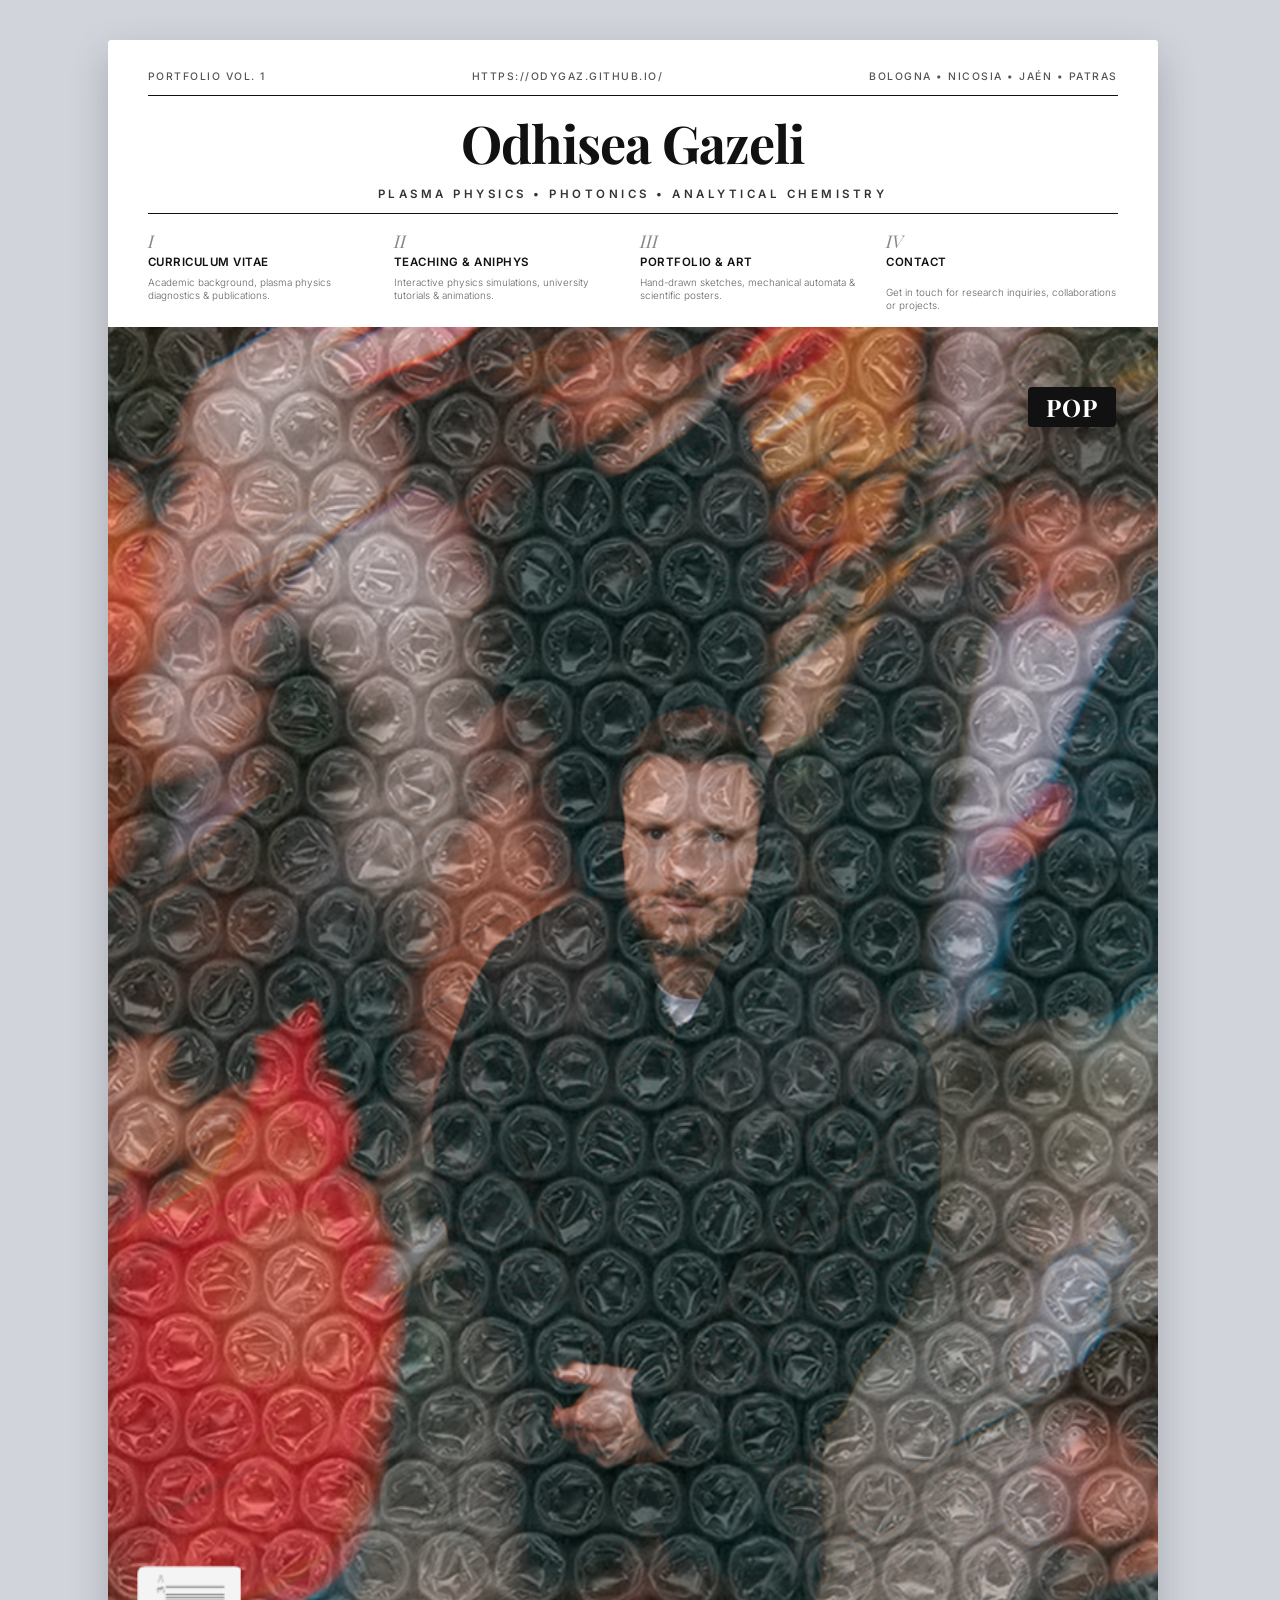
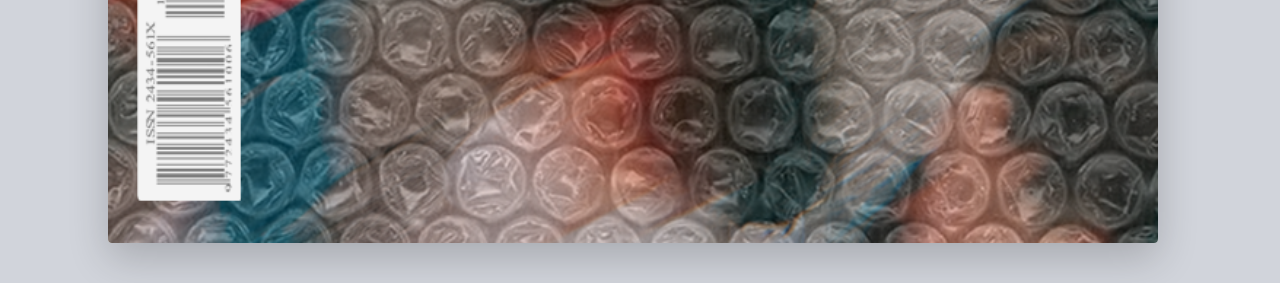
<file: index.html>
<!DOCTYPE html>
<html lang="en">
<head>
    <meta charset="UTF-8">
    <meta name="viewport" content="width=device-width, initial-scale=1.0">
    <title>Odhisea Gazeli - Plasma Physics & Creative Visuals</title>
    
    <!-- Google Fonts για το Magazine Style -->
    <link rel="preconnect" href="https://fonts.googleapis.com">
    <link rel="preconnect" href="https://fonts.gstatic.com" crossorigin>
    <link href="https://fonts.googleapis.com/css2?family=Inter:wght@300;400;500;600&family=Playfair+Display:ital,wght@0,600;0,700;1,400&display=swap" rel="stylesheet">
    
    <!-- Σύνδεση με το κεντρικό CSS (Μέσα στο assets/css/) -->
    <link rel="stylesheet" href="assets/css/style.css">
</head>
<body>

    <div class="magazine-layout">
    <div class="magazine-container">
        
        <!-- 1. ΚΕΦΑΛΙΔΑ ΠΕΡΙΟΔΙΚΟΥ (Λευκό CSS τμήμα) -->
        <header class="magazine-header">
            
            <!-- Μικρά στοιχεία αριστερά/δεξιά στην κορυφή -->
            <div class="header-meta">
                <span class="meta-left">PORTFOLIO VOL. 1</span>
                <span class="meta-center">https://odygaz.github.io/</span>
                <span class="meta-right">Bologna • Nicosia • Jaén • Patras</span>
            </div>
            
            <hr class="header-line">
            
            <!-- Κεντρικός Τίτλος (Masthead) -->
            <h1 class="magazine-title">Odhisea Gazeli</h1>
            
            <!-- Υπότιτλος (Tagline) -->
            <p class="magazine-tagline">PLASMA PHYSICS • PHOTONICS • ANALYTICAL CHEMISTRY</p>
            
            <hr class="header-line">
            
            <!-- 4-στηλο Μενού / Teasers (Πλοήγηση) -->
            <nav class="magazine-nav">
                <a href="pages/cv.html" class="nav-column">
                    <span class="column-num">I</span>
                    <h2 class="column-title">CURRICULUM VITAE</h2>
                    <p class="column-desc">Academic background, plasma physics diagnostics & publications.</p>
                </a>
                <a href="pages/teaching.html" class="nav-column">
                    <span class="column-num">II</span>
                    <h2 class="column-title">TEACHING & ANIPHYS</h2>
                    <p class="column-desc">Interactive physics simulations, university tutorials & animations.</p>
                </a>
                <a href="pages/portfolio.html" class="nav-column">
                    <span class="column-num">III</span>
                    <h2 class="column-title">PORTFOLIO & ART</h2>
                    <p class="column-desc">Hand-drawn sketches, mechanical automata & scientific posters.</p>
                </a>
                
                <!-- Η 4η στήλη μετατράπηκε σε div για να φιλοξενήσει πολλαπλά links με ασφάλεια -->
                <div class="nav-column contact-column">
                    <span class="column-num">IV</span>
                    <h2 class="column-title">CONTACT</h2>
                    
                    <!-- Wrapper που επιτρέπει την τέλεια επικάλυψη των δύο στοιχείων -->
                    <div class="contact-content-wrapper">
                        <!-- 1. Το αρχικό κείμενο περιγραφής (εξαφανίζεται στο hover) -->
                        <p class="column-desc contact-default-text">
                            Get in touch for research inquiries, collaborations or projects.
                        </p>
                        
                        <!-- 2. Η λίστα με τα 5 social links σου (εμφανίζεται στο hover) -->
                        <div class="contact-hover-links">
                            <a href="https://www.linkedin.com/in/odhisea-gazeli/" target="_blank" class="sub-link">LinkedIn ↗</a>
                            <a href="https://orcid.org/0000-0003-0352-3213" target="_blank" class="sub-link">ORCID ↗</a>
                            <a href="https://www.youtube.com/@odhiseagazeli" target="_blank" class="sub-link">YouTube ↗</a>
                            <a href="mailto:gazelisodysseas@gmail.com" class="sub-link">Email ✉</a>
                            <a href="https://github.com/OdyGaz" target="_blank" class="sub-link">GitHub ↗</a>
                        </div>
                    </div>
                </div>
            </nav>
            
        </header>

        <!-- 2. ΚΥΡΙΩΣ ΕΙΚΟΝΑ (Hero Image με Ελεύθερες Στρογγυλές Φυσαλίδες) -->
        <main class="magazine-hero">
            <!-- Η A4 εικόνα σου -->
            <img src="assets/images/homepage-cover.png" alt="Odhisea Gazeli Cover Visual" class="hero-img">
            
            <!-- Κουμπί POP (Πάνω Δεξιά) -->
            <div class="pop-button-wrapper" id="pop-trigger" title="Click to reveal target bubble">
                <span class="pop-text-fallback">POP</span>
            </div>
			
			<!-- 1η Φυσαλίδα: Publications (Κίτρινη) -->
			  <a href="pages/publications.html" class="interactive-target-bubble publications-bubble" id="target-bubble">
				<span class="bubble-text">Go to Publications ↗</span>
			  </a>
			  
			  <!-- 2η Φυσαλίδα: CV / Bio (Γαλάζια) -->
			  <a href="pages/cv.html" class="interactive-target-bubble cv-bubble" id="cv-target-bubble">
				<span class="bubble-text">Go to CV / Bio ↗</span>
			  </a>

			  <!-- 3η Φυσαλίδα: Teaching &amp; AniPhys (Πράσινη - ΝΕΑ) -->
			  <a href="pages/teaching.html" class="interactive-target-bubble teaching-bubble" id="teaching-target-bubble">
				<span class="bubble-text">Go to Teaching &amp; AniPhys ↗</span>
			  </a>

			  <!-- 4η Φυσαλίδα: Portfolio &amp; Art (Πορτοκαλί - ΝΕΑ) -->
			  <a href="pages/portfolio.html" class="interactive-target-bubble portfolio-bubble" id="portfolio-target-bubble">
				<span class="bubble-text">Go to Portfolio &amp; Art ↗</span>
			  </a>

            <!-- Αόρατο clickable κουτί πάνω από το Barcode (κάτω αριστερά) -->
            <a href="pages/cv.html" class="barcode-hitbox" title="Go to CV"></a>
        </main>

    </div>
</div>

    <!-- Σύνδεση με το κεντρικό JavaScript (main.js) -->
    <script src="assets/js/main.js"></script>

</body>
</html>
</file>
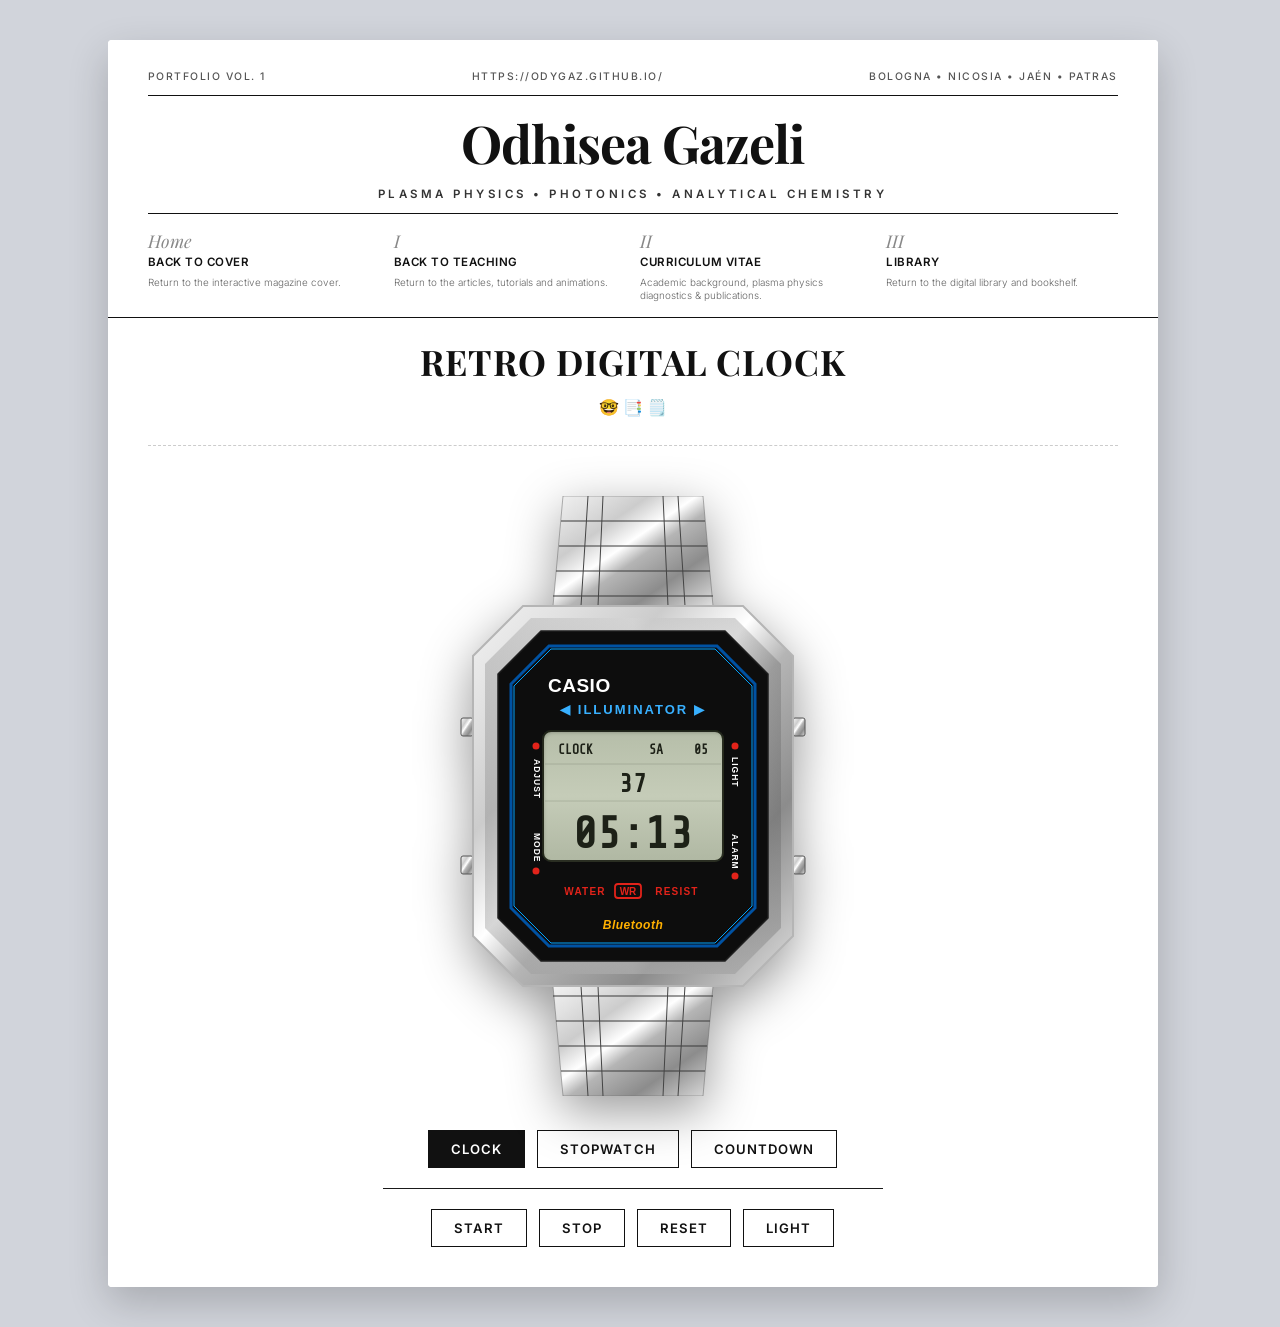
<file: pages/clock.html>
<!DOCTYPE html>
<html lang="en">
<head>
  <meta charset="UTF-8">
  <meta name="viewport" content="width=device-width, initial-scale=1.0">
  <title>Casio Retro Clock - Odhisea Gazeli</title>
  
  <!-- Google Fonts -->
  <link rel="preconnect" href="https://fonts.googleapis.com">
  <link rel="preconnect" href="https://fonts.gstatic.com" crossorigin>
  <link href="https://fonts.googleapis.com/css2?family=Inter:wght@300;400;500;600&family=Playfair+Display:ital,wght@0,600;0,700;1,400&family=Share+Tech+Mono&display=swap" rel="stylesheet">
  
  <!-- Stylesheet -->
  <link rel="stylesheet" href="../assets/css/style.css">
</head>
<body>

  <div class="magazine-layout">
    <div class="magazine-container">
      
      <!-- ΚΟΙΝΗ ΚΕΦΑΛΙΔΑ (Masthead) -->
      <header class="magazine-header">
        <div class="header-meta">
          <span class="meta-left">PORTFOLIO VOL. 1</span>
          <span class="meta-center">https://odygaz.github.io/</span>
          <span class="meta-right">Bologna • Nicosia • Jaén • Patras</span>
        </div>
        <hr class="header-line">
        <h1 class="magazine-title">Odhisea Gazeli</h1>
        <p class="magazine-tagline">PLASMA PHYSICS • PHOTONICS • ANALYTICAL CHEMISTRY</p>
        <hr class="header-line">
        
        <!-- Μενού Πλοήγησης (Κρατάμε ΑΥΣΤΗΡΑ τις 4 στήλες) -->
        <nav class="magazine-nav">
          <a href="../index.html" class="nav-column">
            <span class="column-num">Home</span>
            <h2 class="column-title">BACK TO COVER</h2>
            <p class="column-desc">Return to the interactive magazine cover.</p>
          </a>
          <a href="teaching.html" class="nav-column">
            <span class="column-num">I</span>
            <h2 class="column-title">BACK TO TEACHING</h2>
            <p class="column-desc">Return to the articles, tutorials and animations.</p>
          </a>
          <a href="cv.html" class="nav-column">
            <span class="column-num">II</span>
            <h2 class="column-title">CURRICULUM VITAE</h2>
            <p class="column-desc">Academic background, plasma physics diagnostics &amp; publications.</p>
          </a>
          <a href="library.html" class="nav-column">
            <span class="column-num">III</span>
            <h2 class="column-title">LIBRARY</h2>
            <p class="column-desc">Return to the digital library and bookshelf.</p>
          </a>
        </nav>
      </header>

      <!-- ΠΕΡΙΕΧΟΜΕΝΟ ΡΟΛΟΓΙΟΥ -->
      <main class="library-page-content">
        <div class="library-intro">
          <h2 class="library-main-title">RETRO DIGITAL CLOCK</h2>
          <p class="library-main-subtitle">🤓 📑 🗒️</p>
        </div>

        <!-- Κεντρικός χώρος εργασίας (Watch & Controls) -->
        <div class="clock-workspace">
          
          <!-- Το SVG Καντράν της Casio -->
          <div class="watch-container">
            <svg id="casio-svg" viewBox="0 0 500 600" xmlns="http://www.w3.org/2000/svg">
              <defs>
                <linearGradient id="chrome-grad" x1="0%" y1="0%" x2="100%" y2="100%">
                  <stop offset="0%" stop-color="#f2f2f2" />
                  <stop offset="15%" stop-color="#e1e1e1" />
                  <stop offset="30%" stop-color="#cccccc" />
                  <stop offset="45%" stop-color="#ffffff" />
                  <stop offset="55%" stop-color="#b5b5b5" />
                  <stop offset="75%" stop-color="#8c8c8c" />
                  <stop offset="100%" stop-color="#dfdfdf" />
                </linearGradient>

                <!-- Το φόντο της LCD οθόνης με δυνατότητα φωτισμού -->
                <linearGradient id="lcd-grad" x1="0%" y1="0%" x2="0%" y2="100%">
                  <stop offset="0%" stop-color="#b6bea9" id="lcd-stop-1" />
                  <stop offset="50%" stop-color="#c5ccb8" id="lcd-stop-2" />
                  <stop offset="100%" stop-color="#b0b8a3" id="lcd-stop-3" />
                </linearGradient>

                <linearGradient id="bezel-shading" x1="0%" y1="0%" x2="100%" y2="0%">
                  <stop offset="0%" stop-color="#737373" />
                  <stop offset="50%" stop-color="#d9d9d9" />
                  <stop offset="100%" stop-color="#595959" />
                </linearGradient>
                
                <filter id="inner-shadow">
                  <feOffset dx="1" dy="2"/>
                  <feGaussianBlur stdDeviation="2" result="offset-blur"/>
                  <feComposite operator="out" in="SourceGraphic" in2="offset-blur" result="inverse"/>
                  <feFlood flood-color="black" flood-opacity="0.6" result="color"/>
                  <feComposite operator="in" in="color" in2="inverse" result="shadow"/>
                  <feComposite operator="over" in="shadow" in2="SourceGraphic"/>
                </filter>
              </defs>

              <!-- === ΜΠΡΑΣΕΛΕ === -->
              <g id="bracelet-top">
                <polygon points="180,0 320,0 330,110 170,110" fill="url(#chrome-grad)" stroke="#666" stroke-width="0.5" />
                <line x1="178" y1="25" x2="322" y2="25" stroke="#3a3a3a" stroke-width="1.2" />
                <line x1="176" y1="50" x2="324" y2="50" stroke="#3a3a3a" stroke-width="1.2" />
                <line x1="173" y1="75" x2="327" y2="75" stroke="#3a3a3a" stroke-width="1.2" />
                <line x1="170" y1="100" x2="330" y2="100" stroke="#3a3a3a" stroke-width="1.2" />
                <line x1="205" y1="0" x2="198" y2="110" stroke="#444" stroke-width="1" />
                <line x1="220" y1="0" x2="215" y2="110" stroke="#444" stroke-width="1" />
                <line x1="280" y1="0" x2="285" y2="110" stroke="#444" stroke-width="1" />
                <line x1="295" y1="0" x2="302" y2="110" stroke="#444" stroke-width="1" />
              </g>

              <g id="bracelet-bottom">
                <polygon points="170,490 330,490 320,600 180,600" fill="url(#chrome-grad)" stroke="#666" stroke-width="0.5" />
                <line x1="170" y1="500" x2="330" y2="500" stroke="#3a3a3a" stroke-width="1.2" />
                <line x1="173" y1="525" x2="327" y2="525" stroke="#3a3a3a" stroke-width="1.2" />
                <line x1="176" y1="550" x2="324" y2="550" stroke="#3a3a3a" stroke-width="1.2" />
                <line x1="178" y1="575" x2="322" y2="575" stroke="#3a3a3a" stroke-width="1.2" />
                <line x1="198" y1="490" x2="205" y2="600" stroke="#444" stroke-width="1" />
                <line x1="215" y1="490" x2="220" y2="600" stroke="#444" stroke-width="1" />
                <line x1="285" y1="490" x2="280" y2="600" stroke="#444" stroke-width="1" />
                <line x1="302" y1="490" x2="295" y2="600" stroke="#444" stroke-width="1" />
              </g>

              <!-- === ΠΛΑΪΝΑ ΚΟΥΜΠΙΑ === -->
              <g id="buttons">
                <rect x="78" y="222" width="12" height="18" rx="2" fill="url(#chrome-grad)" stroke="#555" stroke-width="1" />
                <rect x="78" y="360" width="12" height="18" rx="2" fill="url(#chrome-grad)" stroke="#555" stroke-width="1" />
                <rect x="410" y="222" width="12" height="18" rx="2" fill="url(#chrome-grad)" stroke="#555" stroke-width="1" />
                <rect x="410" y="360" width="12" height="18" rx="2" fill="url(#chrome-grad)" stroke="#555" stroke-width="1" />
              </g>

              <!-- === ΕΞΩΤΕΡΙΚΗ ΚΑΣΑ === -->
              <path d="M 140,110 L 360,110 L 410,160 L 410,440 L 360,490 L 140,490 L 90,440 L 90,160 Z" 
                    fill="url(#chrome-grad)" stroke="#b5b5b5" stroke-width="2" />
              <path d="M 148,122 L 352,122 L 398,168 L 398,432 L 352,478 L 148,478 L 102,432 L 102,168 Z" 
                    fill="url(#bezel-shading)" opacity="0.3" />

              <!-- === ΜΑΥΡΟ ΚΑΝΤΡΑΝ === -->
              <path d="M 158,135 L 342,135 L 385,178 L 385,422 L 342,465 L 158,465 L 115,422 L 115,178 Z" 
                    fill="#0d0d0d" stroke="#1f1f1f" stroke-width="1.5" />

              <!-- === ΜΠΛΕ ΔΙΑΚΟΣΜΗΤΙΚΗ ΓΡΑΜΜΗ === -->
              <path d="M 166,150 L 334,150 L 372,188 L 372,412 L 334,450 L 166,450 L 128,412 L 128,188 Z" 
                    fill="none" stroke="#0052a3" stroke-width="3" />
              <path d="M 168,153 L 332,153 L 369,190 L 369,410 L 332,447 L 168,447 L 131,410 L 131,190 Z" 
                    fill="none" stroke="#00a2ff" stroke-width="1" />

              <!-- === ΚΕΙΜΕΝΑ ΚΑΝΤΡΑΝ === -->
              <text x="165" y="196" fill="#ffffff" font-size="19" font-family="'Helvetica Neue', Helvetica, Arial, sans-serif" font-weight="900" letter-spacing="0.5">CASIO</text>
              <text x="250" y="218" fill="#38b0ff" font-size="13" font-family="'Arial Black', Gadget, sans-serif" font-weight="900" letter-spacing="2" text-anchor="middle">◀ ILLUMINATOR ▶</text>

              <!-- === ΟΘΟΝΗ LCD === -->
              <g id="lcd-screen">
                <rect x="160" y="235" width="180" height="130" rx="8" ry="8" 
                      fill="url(#lcd-grad)" stroke="#2b3022" stroke-width="2" filter="url(#inner-shadow)" id="lcd-backlight-target" />
                
                <line x1="162" y1="268" x2="338" y2="268" stroke="#484f3d" stroke-width="0.8" opacity="0.25" />
                <line x1="162" y1="305" x2="338" y2="305" stroke="#484f3d" stroke-width="0.8" opacity="0.25" />

                <!-- Ψηφιακά Στοιχεία LCD (Μέσα στα όρια της οθονης) -->
                <g font-family="'Share Tech Mono', monospace" fill="#1d2117" font-weight="bold">
                  <!-- Ζώνη 1: Mode, Ημέρα & Ημερομηνία -->
                  <text id="lcd-mode-txt" x="175" y="258" font-size="13" text-anchor="start">CLOCK</text>
                  <text id="lcd-day-txt" x="280" y="258" font-size="13" text-anchor="end">FR</text>
                  <text id="lcd-date-txt" x="325" y="258" font-size="13" text-anchor="end">19</text>

                  <!-- Ζώνη 2: Δευτερόλεπτα (Μόνο δευτερόλεπτα) -->
                  <text id="lcd-sec-txt" x="250" y="296" font-size="25" text-anchor="middle">30</text>

                  <!-- Ζώνη 3: Κύρια Ώρα (ΩΩ:ΛΛ) -->
                  <text id="lcd-main-txt" x="250" y="352" font-size="44" text-anchor="middle">19:30</text>
                </g>
              </g>

              <!-- === ΠΛΑΪΝΕΣ ΕΝΔΕΙΞΕΙΣ === -->
              <circle cx="153" cy="250" r="3.5" fill="#e2231a" />
              <circle cx="153" cy="375" r="3.5" fill="#e2231a" />
              <circle cx="352" cy="250" r="3.5" fill="#e2231a" />
              <circle cx="352" cy="380" r="3.5" fill="#e2231a" />

              <text x="151" y="263" fill="#ffffff" font-size="8.5" font-family="Arial, sans-serif" font-weight="bold" letter-spacing="1" transform="rotate(90 151 263)">ADJUST</text>
              <text x="151" y="337" fill="#ffffff" font-size="8.5" font-family="Arial, sans-serif" font-weight="bold" letter-spacing="1" transform="rotate(90 151 337)">MODE</text>
              <text x="349" y="261" fill="#ffffff" font-size="8.5" font-family="Arial, sans-serif" font-weight="bold" letter-spacing="1" transform="rotate(90 349 261)">LIGHT</text>
              <text x="349" y="338" fill="#ffffff" font-size="8.5" font-family="Arial, sans-serif" font-weight="bold" letter-spacing="1" transform="rotate(90 349 338)">ALARM</text>

              <!-- === WATER WR RESIST === -->
              <g id="water-resist" transform="translate(250, 395)" text-anchor="middle">
                <text x="-48" y="4" fill="#e2231a" font-size="10" font-family="Arial, sans-serif" font-weight="900" letter-spacing="1.2">WATER</text>
                <rect x="-18" y="-7" width="26" height="14" rx="3" fill="none" stroke="#e2231a" stroke-width="1.8" />
                <text x="-5" y="4" fill="#e2231a" font-size="10" font-family="Arial, sans-serif" font-weight="900">WR</text>
                <text x="44" y="4" fill="#e2231a" font-size="10" font-family="Arial, sans-serif" font-weight="900" letter-spacing="1.2">RESIST</text>
              </g>

              <!-- === BLUETOOTH === -->
              <text x="250" y="433" fill="#ffb000" font-size="12" font-family="'Helvetica Neue', Helvetica, Arial, sans-serif" font-weight="bold" font-style="italic" letter-spacing="0.5" text-anchor="middle">Bluetooth</text>
            </svg>
          </div>

          <!-- Πάνελ Ελέγχου Ρολογιού & Λειτουργιών (Κουμπιά) -->
          <div class="watch-controls">
            
            <!-- Επιλογή Λειτουργίας -->
            <div class="control-group">
              <button id="btn-mode-clock" class="explore-btn active">CLOCK</button>
              <button id="btn-mode-stopwatch" class="explore-btn">STOPWATCH</button>
              <button id="btn-mode-countdown" class="explore-btn">COUNTDOWN</button>
            </div>

            <!-- Κουμπιά Ενεργειών (Start, Stop, κλπ.) -->
            <div class="control-group action-group">
              <button id="btn-start" class="explore-btn">START</button>
              <button id="btn-stop" class="explore-btn">STOP</button>
              <button id="btn-reset" class="explore-btn">RESET</button>
              <button id="btn-light" class="explore-btn">LIGHT</button>
            </div>

            <!-- Ρυθμίσεις Αντίστροφης Μέτρησης (Εμφανίζονται μόνο στο Countdown Mode) -->
            <div id="countdown-settings" class="control-group settings-group" style="display: none;">
              <label for="input-minutes">SET MINUTES:</label>
              <input type="number" id="input-minutes" min="1" max="99" value="5">
              <button id="btn-set-countdown" class="explore-btn">SET</button>
            </div>

          </div>
          
        </div>
      </main>

    </div>
  </div>

  <!-- Εσωτερικό JavaScript για την πλήρη λειτουργία του Ρολογιού -->
  <script>
    document.addEventListener("DOMContentLoaded", function() {
      // LCD Elements
      const modeTxt = document.getElementById("lcd-mode-txt");
      const dayTxt = document.getElementById("lcd-day-txt");
      const dateTxt = document.getElementById("lcd-date-txt");
      const secTxt = document.getElementById("lcd-sec-txt");
      const mainTxt = document.getElementById("lcd-main-txt");
      const backlightScreen = document.getElementById("lcd-backlight-target");

      // Buttons
      const btnClock = document.getElementById("btn-mode-clock");
      const btnStopwatch = document.getElementById("btn-mode-stopwatch");
      const btnCountdown = document.getElementById("btn-mode-countdown");
      const btnStart = document.getElementById("btn-start");
      const btnStop = document.getElementById("btn-stop");
      const btnReset = document.getElementById("btn-reset");
      const btnLight = document.getElementById("btn-light");
      const countdownSettings = document.getElementById("countdown-settings");
      const inputMinutes = document.getElementById("input-minutes");
      const btnSetCountdown = document.getElementById("btn-set-countdown");

      // App State
      let currentMode = "CLOCK"; // CLOCK, STOPWATCH, COUNTDOWN
      let clockInterval = null;

      // Stopwatch variables
      let swInterval = null;
      let swStartTime = 0;
      let swElapsedTime = 0;
      let swRunning = false;

      // Countdown variables
      let cdInterval = null;
      let cdTimeRemaining = 300000; // 5 mins in ms
      let cdRunning = false;
      let alarmActive = false;
      let alarmBlinkInterval = null;

      // Web Audio API για το Alarm Beep (Χωρίς εξωτερικά αρχεία)
      let audioCtx = null;
      function playAlarmBeep() {
        if (!audioCtx) {
          audioCtx = new (window.AudioContext || window.webkitAudioContext)();
        }
        if (audioCtx.state === 'suspended') {
          audioCtx.resume();
        }
        const osc = audioCtx.createOscillator();
        const gain = audioCtx.createGain();
        osc.connect(gain);
        gain.connect(audioCtx.destination);
        osc.type = 'sine';
        osc.frequency.setValueAtTime(2048, audioCtx.currentTime); 
        gain.gain.setValueAtTime(0.12, audioCtx.currentTime);
        osc.start();
        osc.stop(audioCtx.currentTime + 0.15);
      }

      // 1. ΡΟΛΟΪ (CLOCK MODE)
      function updateClock() {
        if (currentMode !== "CLOCK") return;
        
        const now = new Date();
        const days = ["SU", "MO", "TU", "WE", "TH", "FR", "SA"];
        
        const day = days[now.getDay()];
        const date = String(now.getDate()).padStart(2, '0');
        const hh = String(now.getHours()).padStart(2, '0');
        const mm = String(now.getMinutes()).padStart(2, '0');
        const ss = String(now.getSeconds()).padStart(2, '0');

        modeTxt.textContent = "CLOCK";
        dayTxt.textContent = day;
        dateTxt.textContent = date;
        secTxt.textContent = ss;
        mainTxt.textContent = `${hh}:${mm}`;
      }

      function startClock() {
        stopAllIntervals();
        currentMode = "CLOCK";
        countdownSettings.style.display = "none";
        
        btnClock.classList.add("active");
        btnStopwatch.classList.remove("active");
        btnCountdown.classList.remove("active");

        updateClock();
        clockInterval = setInterval(updateClock, 1000);
      }

      // 2. ΧΡΟΝΟΜΕΤΡΟ (STOPWATCH MODE)
      function updateStopwatchDisplay() {
        const totalMs = swElapsedTime;
        const mins = Math.floor(totalMs / 60000);
        const secs = Math.floor((totalMs % 60000) / 1000);
        const centis = Math.floor((totalMs % 1000) / 10); // 0-99 centiseconds

        modeTxt.textContent = "ST.W";
        dayTxt.textContent = "SW";
        dateTxt.textContent = "00";
        secTxt.textContent = String(centis).padStart(2, '0');
        mainTxt.textContent = `${String(mins).padStart(2, '0')}:${String(secs).padStart(2, '0')}`;
      }

      // 3. ΑΝΤΙΣΤΡΟΦΗ ΜΕΤΡΗΣΗ (COUNTDOWN MODE)
      function updateCountdownDisplay() {
        const totalMs = cdTimeRemaining;
        const mins = Math.floor(totalMs / 60000);
        const secs = Math.floor((totalMs % 60000) / 1000);

        modeTxt.textContent = "TMR";
        dayTxt.textContent = "TR";
        dateTxt.textContent = "00";
        secTxt.textContent = String(secs).padStart(2, '0');
        mainTxt.textContent = `${String(mins).padStart(2, '0')}:00`; // Standard Casio display style
      }

      function triggerAlarm() {
        alarmActive = true;
        let blink = false;
        
        // Blink οπίσθιου φωτισμού και ηχητικό σήμα (Alarm)
        alarmBlinkInterval = setInterval(() => {
          blink = !blink;
          backlightScreen.style.fill = blink ? "#38b0ff" : "url(#lcd-grad)";
          if (blink) {
            playAlarmBeep();
          }
        }, 300);

        // Αυτόματη απενεργοποίηση alarm μετά από 10 δευτερόλεπτα
        setTimeout(stopAlarm, 10000);
      }

      function stopAlarm() {
        if (!alarmActive) return;
        alarmActive = false;
        clearInterval(alarmBlinkInterval);
        backlightScreen.style.fill = "url(#lcd-grad)";
      }

      // ΓΕΝΙΚΟΙ ΕΛΕΓΧΟΙ (START / STOP / RESET / LIGHT)
      function stopAllIntervals() {
        clearInterval(clockInterval);
        clearInterval(swInterval);
        clearInterval(cdInterval);
        stopAlarm();
      }

      btnClock.addEventListener("click", startClock);

      btnStopwatch.addEventListener("click", () => {
        stopAllIntervals();
        currentMode = "STOPWATCH";
        countdownSettings.style.display = "none";

        btnClock.classList.remove("active");
        btnStopwatch.classList.add("active");
        btnCountdown.classList.remove("active");

        updateStopwatchDisplay();
      });

      btnCountdown.addEventListener("click", () => {
        stopAllIntervals();
        currentMode = "COUNTDOWN";
        countdownSettings.style.display = "flex";

        btnClock.classList.remove("active");
        btnStopwatch.classList.remove("active");
        btnCountdown.classList.add("active");

        updateCountdownDisplay();
      });

      btnStart.addEventListener("click", () => {
        stopAlarm();
        if (currentMode === "STOPWATCH" && !swRunning) {
          swRunning = true;
          swStartTime = Date.now() - swElapsedTime;
          swInterval = setInterval(() => {
            swElapsedTime = Date.now() - swStartTime;
            updateStopwatchDisplay();
          }, 10);
        } else if (currentMode === "COUNTDOWN" && !cdRunning && cdTimeRemaining > 0) {
          cdRunning = true;
          const cdStartTime = Date.now();
          const initialTime = cdTimeRemaining;
          cdInterval = setInterval(() => {
            const elapsed = Date.now() - cdStartTime;
            cdTimeRemaining = Math.max(0, initialTime - elapsed);
            updateCountdownDisplay();

            if (cdTimeRemaining <= 0) {
              clearInterval(cdInterval);
              cdRunning = false;
              triggerAlarm();
            }
          }, 100);
        }
      });

      btnStop.addEventListener("click", () => {
        stopAlarm();
        if (currentMode === "STOPWATCH" && swRunning) {
          swRunning = false;
          clearInterval(swInterval);
        } else if (currentMode === "COUNTDOWN" && cdRunning) {
          cdRunning = false;
          clearInterval(cdInterval);
        }
      });

      btnReset.addEventListener("click", () => {
        stopAlarm();
        if (currentMode === "STOPWATCH") {
          swRunning = false;
          clearInterval(swInterval);
          swElapsedTime = 0;
          updateStopwatchDisplay();
        } else if (currentMode === "COUNTDOWN") {
          cdRunning = false;
          clearInterval(cdInterval);
          cdTimeRemaining = parseInt(inputMinutes.value, 10) * 60000 || 300000;
          updateCountdownDisplay();
        }
      });

      btnSetCountdown.addEventListener("click", () => {
        stopAlarm();
        cdRunning = false;
        clearInterval(cdInterval);
        const mins = Math.max(1, Math.min(99, parseInt(inputMinutes.value, 10)));
        inputMinutes.value = mins;
        cdTimeRemaining = mins * 60000;
        updateCountdownDisplay();
      });

      // BACKLIGHT (Κουμπί LIGHT)
      let lightTimeout = null;
      btnLight.addEventListener("click", () => {
        clearTimeout(lightTimeout);
        // Φωτισμός οθόνης με γαλάζιο χρώμα (Illuminator style)
        backlightScreen.style.fill = "#38b0ff";
        
        lightTimeout = setTimeout(() => {
          backlightScreen.style.fill = "url(#lcd-grad)";
        }, 3000); // Κρατάει αναμμένο για 3 δευτερόλεπτα
      });

      // Εκκίνηση της σελίδας σε Clock Mode
      startClock();
    });
  </script>
</body>
</html>
</file>
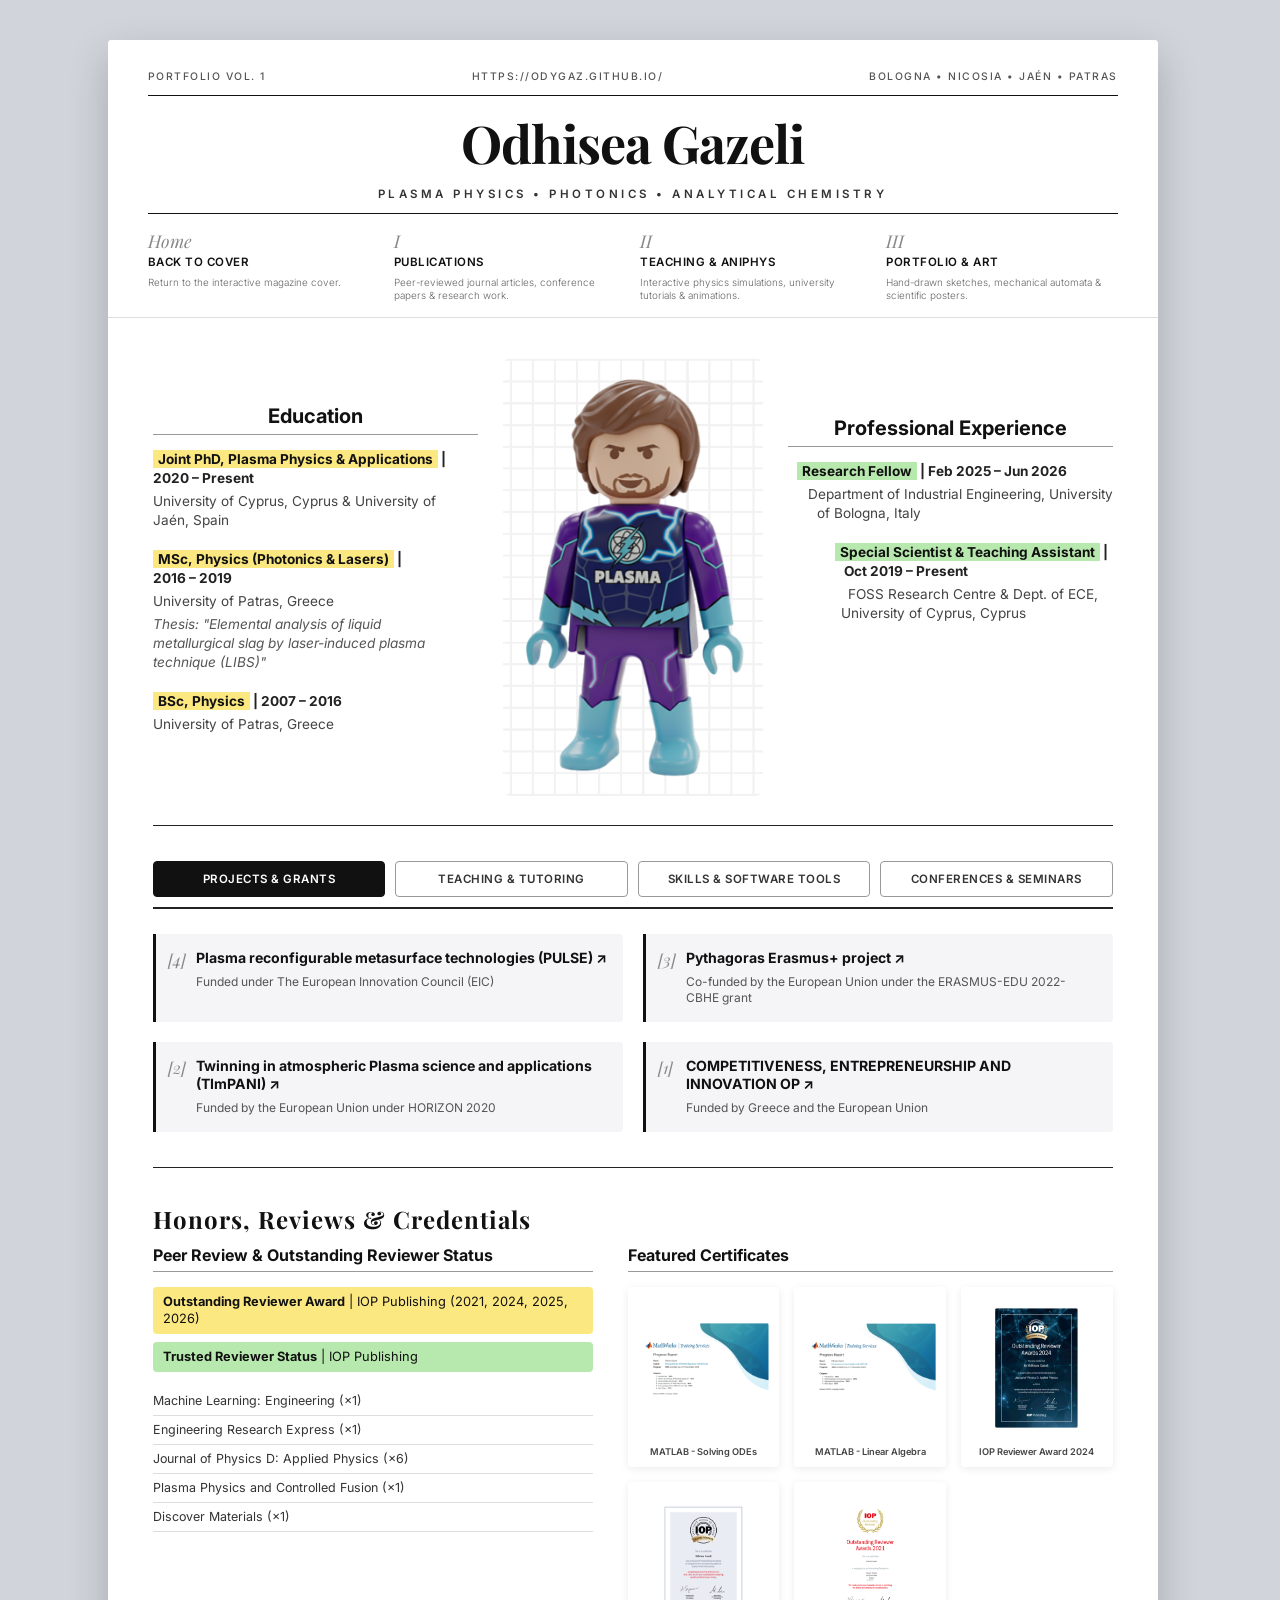
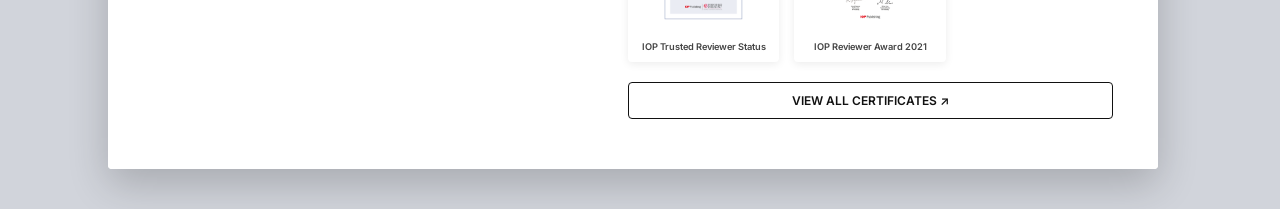
<file: pages/cv.html>
<!DOCTYPE html>
<html lang="el">
<head>
    <meta charset="UTF-8">
    <meta name="viewport" content="width=device-width, initial-scale=1.0">
    <title>Curriculum Vitae - Odhisea Gazeli</title>
    <meta property="og:title" content="Odhisea Gazeli - Curriculum Vitae">
    <meta property="og:description" content="Personal CV of Odhisea Gazeli.">
    <meta property="og:image" content="https://odygaz.github.io/assets/preview.png">
    <meta property="og:image:width" content="1200">
    <meta property="og:image:height" content="627">
    <meta property="og:type" content="website">
    <meta property="og:url" content="https://odygaz.github.io/">
    
    <!-- Google Fonts (Ίδια με το Publications) -->
    <link rel="preconnect" href="https://fonts.googleapis.com">
    <link rel="preconnect" href="https://fonts.gstatic.com" crossorigin>
    <link href="https://fonts.googleapis.com/css2?family=Inter:wght@300;400;500;600&family=Playfair+Display:ital,wght@0,600;0,700;1,400&display=swap" rel="stylesheet">
    
    <!-- Σύνδεση με το ενιαίο CSS -->
    <link rel="stylesheet" href="../assets/css/style.css">
</head>
<body>

    <div class="magazine-layout">
        <div class="magazine-container">
            
            <!-- ΚΟΙΝΗ ΚΕΦΑΛΙΔΑ ΠΕΡΙΟΔΙΚΟΥ (Masthead & Μενού Πλοήγησης) -->
            <header class="magazine-header">
                <div class="header-meta">
                    <span class="meta-left">PORTFOLIO VOL. 1</span>
                    <span class="meta-center">https://odygaz.github.io/</span>
                    <span class="meta-right">Bologna • Nicosia • Jaén • Patras</span>
                </div>
                <hr class="header-line">
                <h1 class="magazine-title">Odhisea Gazeli</h1>
                <p class="magazine-tagline">PLASMA PHYSICS • PHOTONICS • ANALYTICAL CHEMISTRY</p>
                <hr class="header-line">
                
                <!-- Μενού Πλοήγησης (Ίδιο με το Publications) -->
                <nav class="magazine-nav">
                    <a href="../index.html" class="nav-column">
                        <span class="column-num">Home</span>
                        <h2 class="column-title">BACK TO COVER</h2>
                        <p class="column-desc">Return to the interactive magazine cover.</p>
                    </a>
                    <!-- ΕΔΩ: Αλλάζουμε τη στήλη ώστε να οδηγεί στα Publications -->
                    <a href="publications.html" class="nav-column">
                        <span class="column-num">I</span>
                        <h2 class="column-title">PUBLICATIONS</h2>
                        <p class="column-desc">Peer-reviewed journal articles, conference papers & research work.</p>
                    </a>
                    
                    <a href="teaching.html" class="nav-column">
                        <span class="column-num">II</span>
                        <h2 class="column-title">TEACHING & ANIPHYS</h2>
                        <p class="column-desc">Interactive physics simulations, university tutorials & animations.</p>
                    </a>
                    <a href="portfolio.html" class="nav-column">
                        <span class="column-num">III</span>
                        <h2 class="column-title">PORTFOLIO & ART</h2>
                        <p class="column-desc">Hand-drawn sketches, mechanical automata & scientific posters.</p>
                    </a>
                </nav>
            </header>

            <!-- ΠΕΡΙΕΧΟΜΕΝΟ CV (Από εδώ και κάτω μεταβαίνει στο γκρι φόντο χαρτιού) -->
            <div class="cv-page-content">
                
                <!-- 1. ΠΑΝΩ ΜΕΡΟΣ: 3 Στήλες (Education - Avatar - Experience) -->
                <div class="cv-grid">
                    
                    <!-- Αριστερή Στήλη: Education -->
                    <section class="cv-col left-col">
                        <h2>Education</h2>
                        <div class="curve-left"></div>
                        
                        <div class="item">
                            <p class="title-highlight"><span class="highlight-yellow">Joint PhD, Plasma Physics & Applications</span> | 2020 – Present</p>
                            <p class="subtitle">University of Cyprus, Cyprus & University of Jaén, Spain</p>
                        </div>

                        <div class="item">
                            <p class="title-highlight"><span class="highlight-yellow">MSc, Physics (Photonics & Lasers)</span> | 2016 – 2019</p>
                            <p class="subtitle">University of Patras, Greece</p>
                            <p class="details">Thesis: "Elemental analysis of liquid metallurgical slag by laser-induced plasma technique (LIBS)"</p>
                        </div>

                        <div class="item">
                            <p class="title-highlight"><span class="highlight-yellow">BSc, Physics</span> | 2007 – 2016</p>
                            <p class="subtitle">University of Patras, Greece</p>
                        </div>
                    </section>

                    <!-- Μεσαία Στήλη: Το Avatar με το Grid από πίσω -->
                    <section class="cv-col center-col">
                        <div class="avatar-bg">
                            <img src="../assets/images/avatar.png" alt="Lego Avatar" class="avatar-img">
                        </div>
                    </section>

                    <!-- Δεξιά Στήλη: Professional Experience -->
                    <section class="cv-col right-col">
                        <h2>Professional Experience</h2>
                        <div class="curve-right"></div> 

                        <div class="item">
                            <p class="title-highlight"><span class="highlight-green">Research Fellow</span> | Feb 2025 – Jun 2026</p>
                            <p class="subtitle">Department of Industrial Engineering, University of Bologna, Italy</p>
                        </div>

                        <div class="item">
                            <p class="title-highlight"><span class="highlight-green">Special Scientist & Teaching Assistant</span> | Oct 2019 – Present</p>
                            <p class="subtitle">FOSS Research Centre & Dept. of ECE, University of Cyprus, Cyprus</p>
                        </div>
                    </section>

                </div>

                <hr class="divider">

                <!-- 2. ΜΕΣΑΙΟ ΜΕΡΟΣ: ΔΙΑΔΡΑΣΤΙΚΟ DOSSIER (TABS) -->
                <section class="cv-tabs-section">
                    
                    <div class="tabs-navigation">
                        <button class="tab-btn active" data-tab="projects">Projects & Grants</button>
                        <button class="tab-btn" data-tab="teaching">Teaching & Tutoring</button>
                        <button class="tab-btn" data-tab="skills">Skills & Software Tools</button>
                        <button class="tab-btn" data-tab="conferences">Conferences & Seminars</button>
                    </div>
                    
                    <div class="tabs-content">
                        
                        <!-- TAB 1: Projects & Grants -->
                        <div class="tab-pane active" id="projects">
                            <div class="projects-grid">
                                <a href="https://cordis.europa.eu/project/id/101099313/results" target="_blank" class="project-item linkable">
                                    <span class="project-num">[4]</span>
                                    <h3>Plasma reconfigurable metasurface technologies (PULSE) ↗</h3>
                                    <p class="project-meta">Funded under The European Innovation Council (EIC)</p>
                                </a>
                                <a href="https://ec.europa.eu/info/funding-tenders/opportunities/portal/screen/opportunities/projects-details/43353764/101083132/ERASMUS2027?order=DESC&pageNumber=1&pageSize=50&sortBy=title&keywords=101083132&isExactMatch=true" target="_blank" class="project-item linkable">
                                    <span class="project-num">[3]</span>
                                    <h3>Pythagoras Erasmus+ project ↗</h3>
                                    <p class="project-meta">Co-funded by the European Union under the ERASMUS-EDU 2022-CBHE grant</p>
                                </a>
                                <a href="https://cordis.europa.eu/project/id/810686" target="_blank" class="project-item linkable">
                                    <span class="project-num">[2]</span>
                                    <h3>Twinning in atmospheric Plasma science and applications (TImPANI) ↗</h3>
                                    <p class="project-meta">Funded by the European Union under HORIZON 2020</p>
                                </a>
                                <a href="https://ec.europa.eu/regional_policy/in-your-country/programmes/2014-2020/el/2014gr16m2op001_en" target="_blank" class="project-item linkable">
                                    <span class="project-num">[1]</span>
                                    <h3>COMPETITIVENESS, ENTREPRENEURSHIP AND INNOVATION OP ↗</h3>
                                    <p class="project-meta">Funded by Greece and the European Union</p>
                                </a>
                            </div>                      
                        </div>
                        
                        <!-- TAB 2: Teaching & Tutoring -->
                        <div class="tab-pane" id="teaching">
                            <div class="teaching-grid">
                                <div class="teaching-col">
                                    <h3><span class="highlight-green">Teaching Assistant (UCY)</span></h3>
                                    <ul class="teaching-list">
                                        <li><strong>ECE 331</strong> - Electromagnetic Fields</li>
                                        <li><strong>ECE 370</strong> - Introduction to Biomedical Engineering</li>
                                        <li><strong>ECE 220</strong> - Signals and Systems I</li>
                                        <li><strong>ECE 478</strong> - Digital Image Processing</li>
                                        <li><strong>ECE 333</strong> - Photonics</li>
                                    </ul>
                                </div>
                                <div class="teaching-col">
                                    <h3><span class="highlight-yellow">Personal Tutor (University Level)</span></h3>
                                    <ul class="teaching-list teaching-multi-col">
                                        <li>Information Theory</li>
                                        <li>Tensor Analysis</li>
                                        <li>Astrophysics</li>
                                        <li>MATLAB</li>
                                        <li>Mathematical Methods</li>
                                        <li>Space Plasma Physics</li>
                                        <li>Discrete Mathematics</li>
                                        <li>Computer Architecture</li>
                                    </ul>
                                </div>
                            </div>
                        </div>
                        
                        <!-- TAB 3: Skills & Softwares -->
                        <div class="tab-pane" id="skills">
                            <div class="skills-tab-grid">
                                <div class="skills-group">
                                    <h4>Operating Systems & Suites</h4>
                                    <p>Microsoft Windows, Microsoft Office, Scrivener, Overleaf (LaTeX)</p>
                                </div>
                                <div class="skills-group">
                                    <h4>Technical Drawing (Low to Medium)</h4>
                                    <p>Autodesk Inventor, SolidWorks, Google SketchUp</p>
                                </div>
                                <div class="skills-group">
                                    <h4>Programming (MATLAB - Advanced, Python - Intermediate, Arduino - Hobbyist)</h4>
                                    <p>MATLAB, Python, Arduino</p>
                                </div>
                                <div class="skills-group">
                                    <h4>Data Analysis & Computational</h4>
                                    <p>OriginLab, COMSOL Multiphysics, Mendeley, Zotero, Obsidian</p>
                                </div>
                            </div>
                        </div>
                        
                        <!-- TAB 4: Conferences & Seminars (WITH FILTERS) -->
                        <div class="tab-pane" id="conferences">
                            
                            <div class="conf-filters">
                                <button class="filter-btn active" data-filter="all">All</button>
                                <button class="filter-btn" data-filter="oral">Oral Presentations</button>
                                <button class="filter-btn" data-filter="poster">Poster Presentations</button>
                                <button class="filter-btn" data-filter="seminar">Seminars & Webinars</button>
                            </div>
                            
                            <div class="conf-list">
                                <!-- ORAL PRESENTATIONS -->
                                <div class="conf-item" data-category="oral">
                                    <span class="conf-year">2026</span>
                                    <p class="conf-details"><em>OpenFOAM-based framework for modelling low temperature plasmas</em> | <strong>Oral</strong> | ESCAMPIG XXVII, Portugal</p>
                                </div>
                                <div class="conf-item" data-category="oral">
                                    <span class="conf-year">2026</span>
                                    <p class="conf-details"><em>OES of Low-Pressure DC Argon Plasmas for Reconfigurable Technologies</em> | <strong>Oral</strong> | PULSE meeting, Online</p>
                                </div>
                                <div class="conf-item" data-category="oral">
                                    <span class="conf-year">2025</span>
                                    <p class="conf-details"><em>OES of Low-Pressure DC Argon Plasmas for Reconfigurable Technologies</em> | <strong>Oral</strong> | PULSE Review, Bologna</p>
                                </div>
                                <div class="conf-item" data-category="oral">
                                    <span class="conf-year">2025</span>
                                    <p class="conf-details"><em>Two-dimensional distribution of atomic nitrogen absolute density in DC MHCD</em> | <strong>Oral</strong> | PLATHINIUM, France</p>
                                </div>
                                <div class="conf-item" data-category="oral">
                                    <span class="conf-year">2025</span>
                                    <p class="conf-details"><em>Calculation of Electron Density by Stark Broadening method</em> | <strong>Oral</strong> | PULSE Annual Meeting, Madrid</p>
                                </div>
                                <div class="conf-item" data-category="oral">
                                    <span class="conf-year">2024</span>
                                    <p class="conf-details"><em>Numerical modeling of plasma and applications in analytical chemistry</em> | <strong>Oral</strong> | Ain Shams University, Tunisia</p>
                                </div>
                                <div class="conf-item" data-category="oral">
                                    <span class="conf-year">2024</span>
                                    <p class="conf-details"><em>Analytical chemical detection methods using Ambient Ionization MS</em> | <strong>Oral</strong> | Ain Shams University, Egypt</p>
                                </div>
                                <div class="conf-item" data-category="oral">
                                    <span class="conf-year">2023</span>
                                    <p class="conf-details"><em>Understanding Desorption & Ionization Mechanisms of Plasma Sources in MS</em> | <strong>Oral</strong> | Workshop on Numerical Methods, Cyprus</p>
                                </div>
                                <div class="conf-item" data-category="oral">
                                    <span class="conf-year">2023</span>
                                    <p class="conf-details"><em>Low Temperature Plasma probe: investigation of desorption mechanisms</em> | <strong>Oral</strong> | Plasma Physics & Applications, Romania</p>
                                </div>
                                <div class="conf-item" data-category="oral">
                                    <span class="conf-year">2022</span>
                                    <p class="conf-details"><em>In silico modelling of cancer cell response to cold helium plasma jet</em> | <strong>Oral</strong> | VPH 2022, Portugal</p>
                                </div>
                                <div class="conf-item" data-category="oral">
                                    <span class="conf-year">2022</span>
                                    <p class="conf-details"><em>An in-silico approach to quantify apoptotic effects of cold plasma jet</em> | <strong>Oral</strong> | WCCM-XV, Japan</p>
                                </div>
                                <div class="conf-item" data-category="oral">
                                    <span class="conf-year">2022</span>
                                    <p class="conf-details"><em>Interrogating an in-silico model for melanoma cancer cell response</em> | <strong>Oral</strong> | WCB 2022, Taipei</p>
                                </div>
                                <div class="conf-item" data-category="oral">
                                    <span class="conf-year">2021</span>
                                    <p class="conf-details"><em>Controlled atmosphere flexible microtubule plasma ionization source</em> | <strong>Oral</strong> | STARSS, Czech Republic</p>
                                </div>
                                <div class="conf-item" data-category="oral">
                                    <span class="conf-year">2021</span>
                                    <p class="conf-details"><em>Plasma fluid and solid tumor models to study reactive species diffusion</em> | <strong>Oral</strong> | IWPCT, Spain</p>
                                </div>
                                <div class="conf-item" data-category="oral">
                                    <span class="conf-year">2020</span>
                                    <p class="conf-details"><em>Numerical investigation of plasma processes in a flexible dielectric tube</em> | <strong>Oral</strong> | ESCAMPIG XXV, France</p>
                                </div>
                                <div class="conf-item" data-category="oral">
                                    <span class="conf-year">2019</span>
                                    <p class="conf-details"><em>Controlling geographic origin of agricultural products using LIBS & ML</em> | <strong>Oral</strong> | Conf. of Chemical Engineering, Greece</p>
                                </div>
                                <div class="conf-item" data-category="oral">
                                    <span class="conf-year">2018</span>
                                    <p class="conf-details"><em>Applications of LIBS for recycling and food analysis</em> | <strong>Oral</strong> | Workshop of Graduates, Greece</p>
                                </div>
                                <div class="conf-item" data-category="oral">
                                    <span class="conf-year">2017</span>
                                    <p class="conf-details"><em>Laser Induced Breakdown Spectroscopy for Analytical Applications</em> | <strong>Oral</strong> | Workshop of Graduates, Greece</p>
                                </div>
                                <div class="conf-item" data-category="oral">
                                    <span class="conf-year">2017</span>
                                    <p class="conf-details"><em>Non-ferrous slag analysis using Laser-Induced Breakdown Spectroscopy</em> | <strong>Oral</strong> | EMSLIBS, Italy</p>
                                </div>

                                <!-- POSTER PRESENTATIONS -->
                                <div class="conf-item" data-category="poster">
                                    <span class="conf-year">2026</span>
                                    <p class="conf-details"><em>Additive Manufacturing of 3D DBD Micro-plasma Sources</em> | <strong>Poster</strong> | FLTPD XVI, Netherlands</p>
                                </div>
                                <div class="conf-item" data-category="poster">
                                    <span class="conf-year">2025</span>
                                    <p class="conf-details"><em>Rapid characterization of cannabis products using ambient ionization MS</em> | <strong>Poster</strong> | 1st Chemistry Conf., Cyprus</p>
                                </div>
                                <div class="conf-item" data-category="poster">
                                    <span class="conf-year">2024</span>
                                    <p class="conf-details"><em>Analytical chemical detection methods using Ambient Ionization MS</em> | <strong>Poster</strong> | Ain Shams University, Egypt</p>
                                </div>
                                <div class="conf-item" data-category="poster">
                                    <span class="conf-year">2022</span>
                                    <p class="conf-details"><em>An absolute quantitative approach to study desorption in plasma-based MS</em> | <strong>Poster</strong> | ASMS, USA</p>
                                </div>
                                <div class="conf-item" data-category="poster">
                                    <span class="conf-year">2020</span>
                                    <p class="conf-details"><em>Detection of Volatile Compounds as Cancer Biomarkers in Saliva using CAFuTP</em> | <strong>Poster</strong> | ICPM, South Korea</p>
                                </div>
                                <div class="conf-item" data-category="poster">
                                    <span class="conf-year">2019</span>
                                    <p class="conf-details"><em>Separation and classification of plastics through laser induced plasma spectroscopy</em> | <strong>Poster</strong> | Conf. of Chemical Engineering, Greece</p>
                                </div>
                                <div class="conf-item" data-category="poster">
                                    <span class="conf-year">2018</span>
                                    <p class="conf-details"><em>Applications of LIBS for recycling and food analysis</em> | <strong>Poster</strong> | Workshop of Graduates, Greece</p>
                                </div>
                                <div class="conf-item" data-category="poster">
                                    <span class="conf-year">2017</span>
                                    <p class="conf-details"><em>Laser Induced Breakdown Spectroscopy for Analytical Applications</em> | <strong>Poster</strong> | Scientific Conf. ITE, Greece</p>
                                </div>
                                <div class="conf-item" data-category="poster">
                                    <span class="conf-year">2017</span>
                                    <p class="conf-details"><em>Comparison between two PLS regression approaches for chemical quantification</em> | <strong>Poster</strong> | EUROMAT, Greece</p>
                                </div>

                                <!-- SEMINARS & WEBINARS -->
                                <div class="conf-item" data-category="seminar">
                                    <span class="conf-year">2020-2024</span>
                                    <p class="conf-details"><em>9 Specialized Academic Seminars (UCY, Imperial College London, NTUA)</em> | <strong>Seminar</strong></p>
                                </div>
                                <div class="conf-item" data-category="seminar">
                                    <span class="conf-year">2020-2021</span>
                                    <p class="conf-details"><em>19 Scientific Webinars attended (COMSOL, ISAS Leibniz-Institut, Relyon Plasma)</em> | <strong>Webinar</strong></p>
                                </div>
                            </div>
                        </div>
                    </div>
                </section>

                <hr class="divider">

                <!-- 3. ΚΑΤΩ ΜΕΡΟΣ: HONORS, REVIEWS & CREDENTIALS -->
                <section class="cv-honors-certs-section">
                    <h2 class="section-title">Honors, Reviews & Credentials</h2>
                    
                    <div class="honors-certs-grid">
                        
                        <!-- Αριστερή Στήλη: Peer Review & IOP Awards -->
                        <div class="honors-col">
                            <h3>Peer Review & Outstanding Reviewer Status</h3>
                            <div class="reviewer-badge-container">
                                <p class="reviewer-highlight"><strong>Outstanding Reviewer Award</strong> | IOP Publishing (2021, 2024, 2025, 2026)</p>
                                <p class="reviewer-highlight"><strong>Trusted Reviewer Status</strong> | IOP Publishing</p>
                            </div>
                            <ul class="journals-reviewed-list">
                                <li>Machine Learning: Engineering (×1)</li>
                                <li>Engineering Research Express (×1)</li>
                                <li>Journal of Physics D: Applied Physics (×6)</li>
                                <li>Plasma Physics and Controlled Fusion (×1)</li>
                                <li>Discover Materials (×1)</li>
                            </ul>
                        </div>
                        
                        <!-- Δεξιά Στήλη: Featured Certificates (Το Πλέγμα με τα 5 Επιλεγμένα Πιστοποιητικά) -->
                        <div class="certs-col">
                            <h3>Featured Certificates</h3>
                            <div class="featured-certs-grid">
                                
                                <!-- 1. MATLAB - Solving ODEs -->
                                <div class="cert-card">
                                    <img src="../assets/images/cert-matlab-ode.png" alt="MathWorks MATLAB ODE Certificate" class="cert-thumb">
                                    <span class="cert-caption">MATLAB - Solving ODEs</span>
                                </div>
                                
                                <!-- 2. MATLAB - Linear Algebra -->
                                <div class="cert-card">
                                    <img src="../assets/images/cert-matlab-algebra.png" alt="MathWorks MATLAB Linear Algebra Certificate" class="cert-thumb">
                                    <span class="cert-caption">MATLAB - Linear Algebra</span>
                                </div>
                                
                                <!-- 3. IOP Reviewer Award 2024 -->
                                <div class="cert-card">
                                    <img src="../assets/images/cert-iop-2024.png" alt="IOP Outstanding Reviewer 2024" class="cert-thumb">
                                    <span class="cert-caption">IOP Reviewer Award 2024</span>
                                </div>
                                
                                <!-- 4. IOP Trusted Reviewer -->
                                <div class="cert-card">
                                    <img src="../assets/images/cert-iop-trusted.png" alt="IOP Trusted Reviewer Certificate" class="cert-thumb">
                                    <span class="cert-caption">IOP Trusted Reviewer Status</span>
                                </div>
                                
                                <!-- 5. IOP Reviewer Award 2021 -->
                                <div class="cert-card">
                                    <img src="../assets/images/cert-iop-2021.png" alt="IOP Outstanding Reviewer 2021" class="cert-thumb">
                                    <span class="cert-caption">IOP Reviewer Award 2021</span>
                                </div>
                                
                            </div>
                            
                            <button id="view-all-certs-btn" class="view-all-certs-btn">View All Certificates ↗</button>
                        </div>
                        
                    </div>
                </section>

            </div> <!-- Τέλος cv-page-content -->

        </div> <!-- Τέλος magazine-container -->
    </div> <!-- Τέλος magazine-layout -->

    <!-- MODAL OVERLAY (Για το Κολλάζ των 24 Πιστοποιητικών) -->
    <div id="certs-modal" class="certs-modal">
        <span class="modal-close" id="modal-close">&times;</span>
        <div class="modal-content">
            <img src="../assets/images/collage-certs.png" alt="All 24 Certificates Collage" class="modal-img">
        </div>
    </div>

    <!-- Σύνδεση με το κεντρικό JavaScript -->
    <script src="../assets/js/main.js"></script>

</body>
</html>
</file>
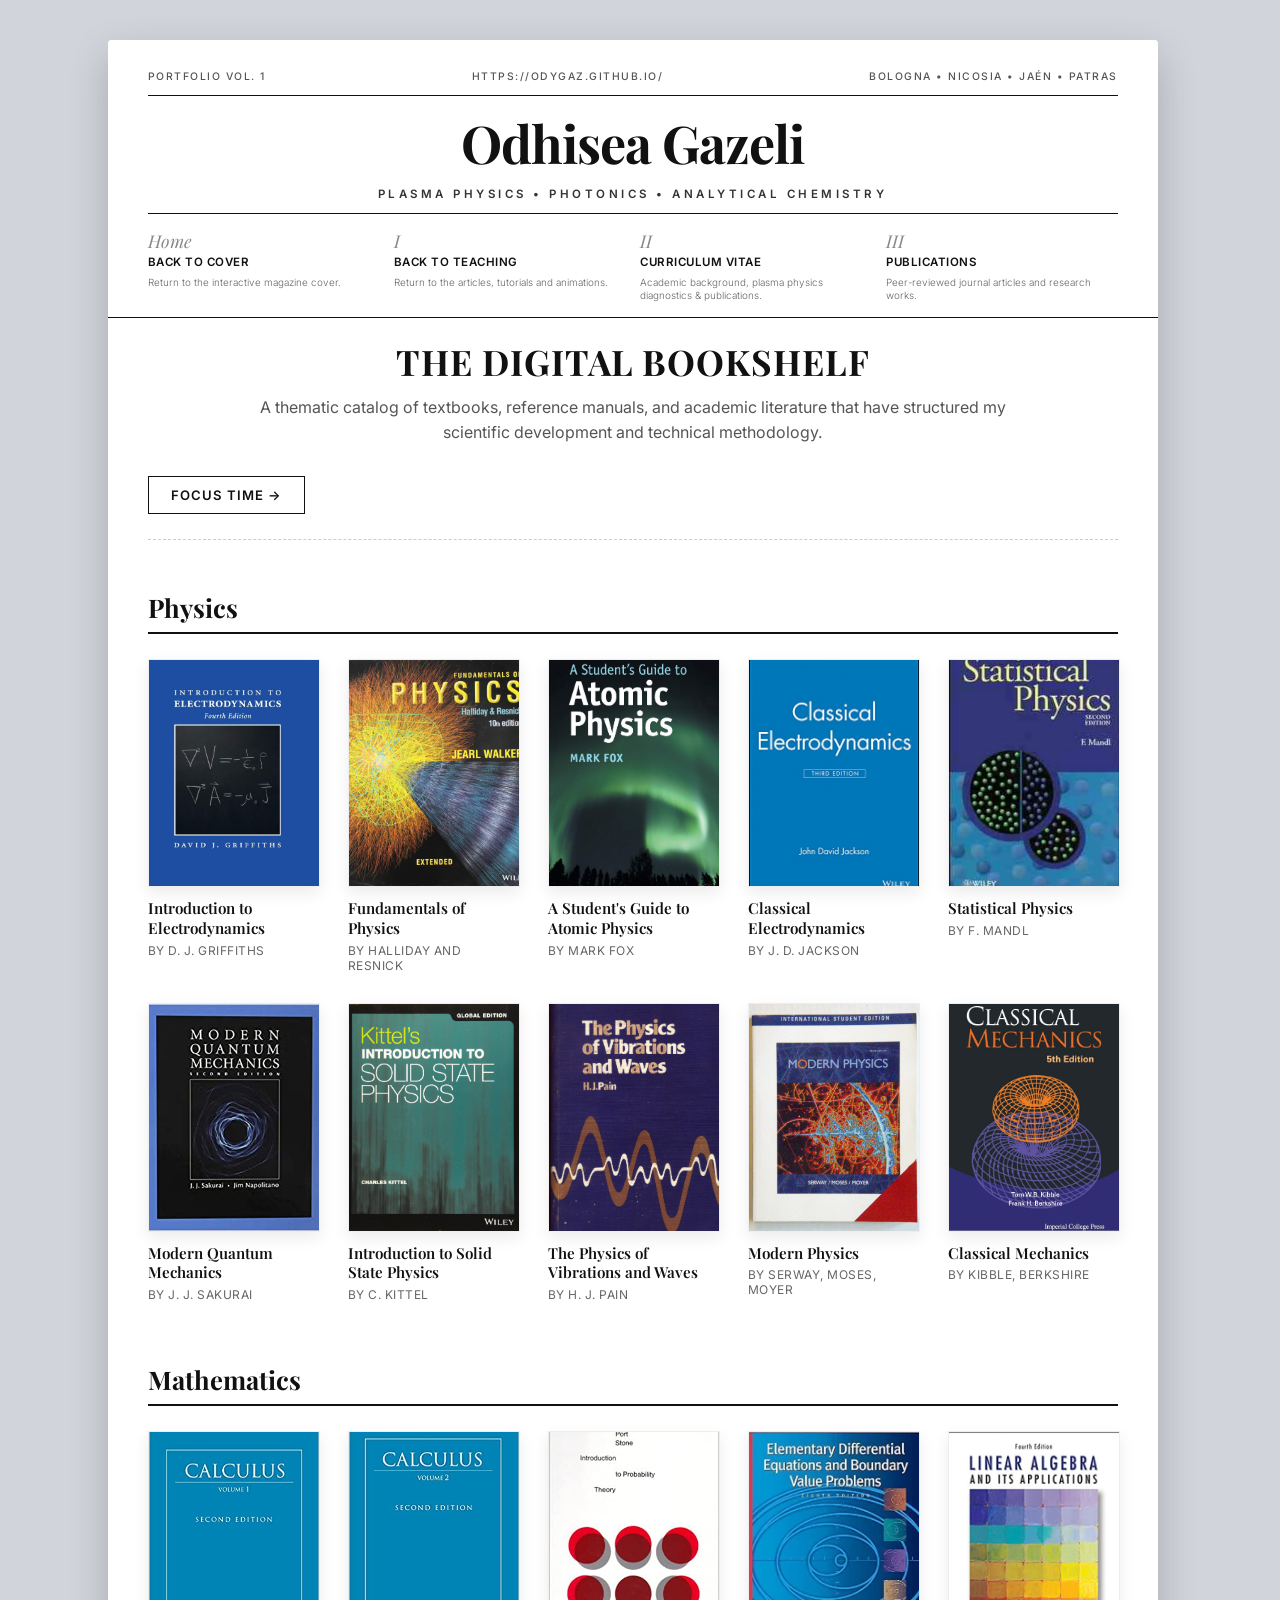
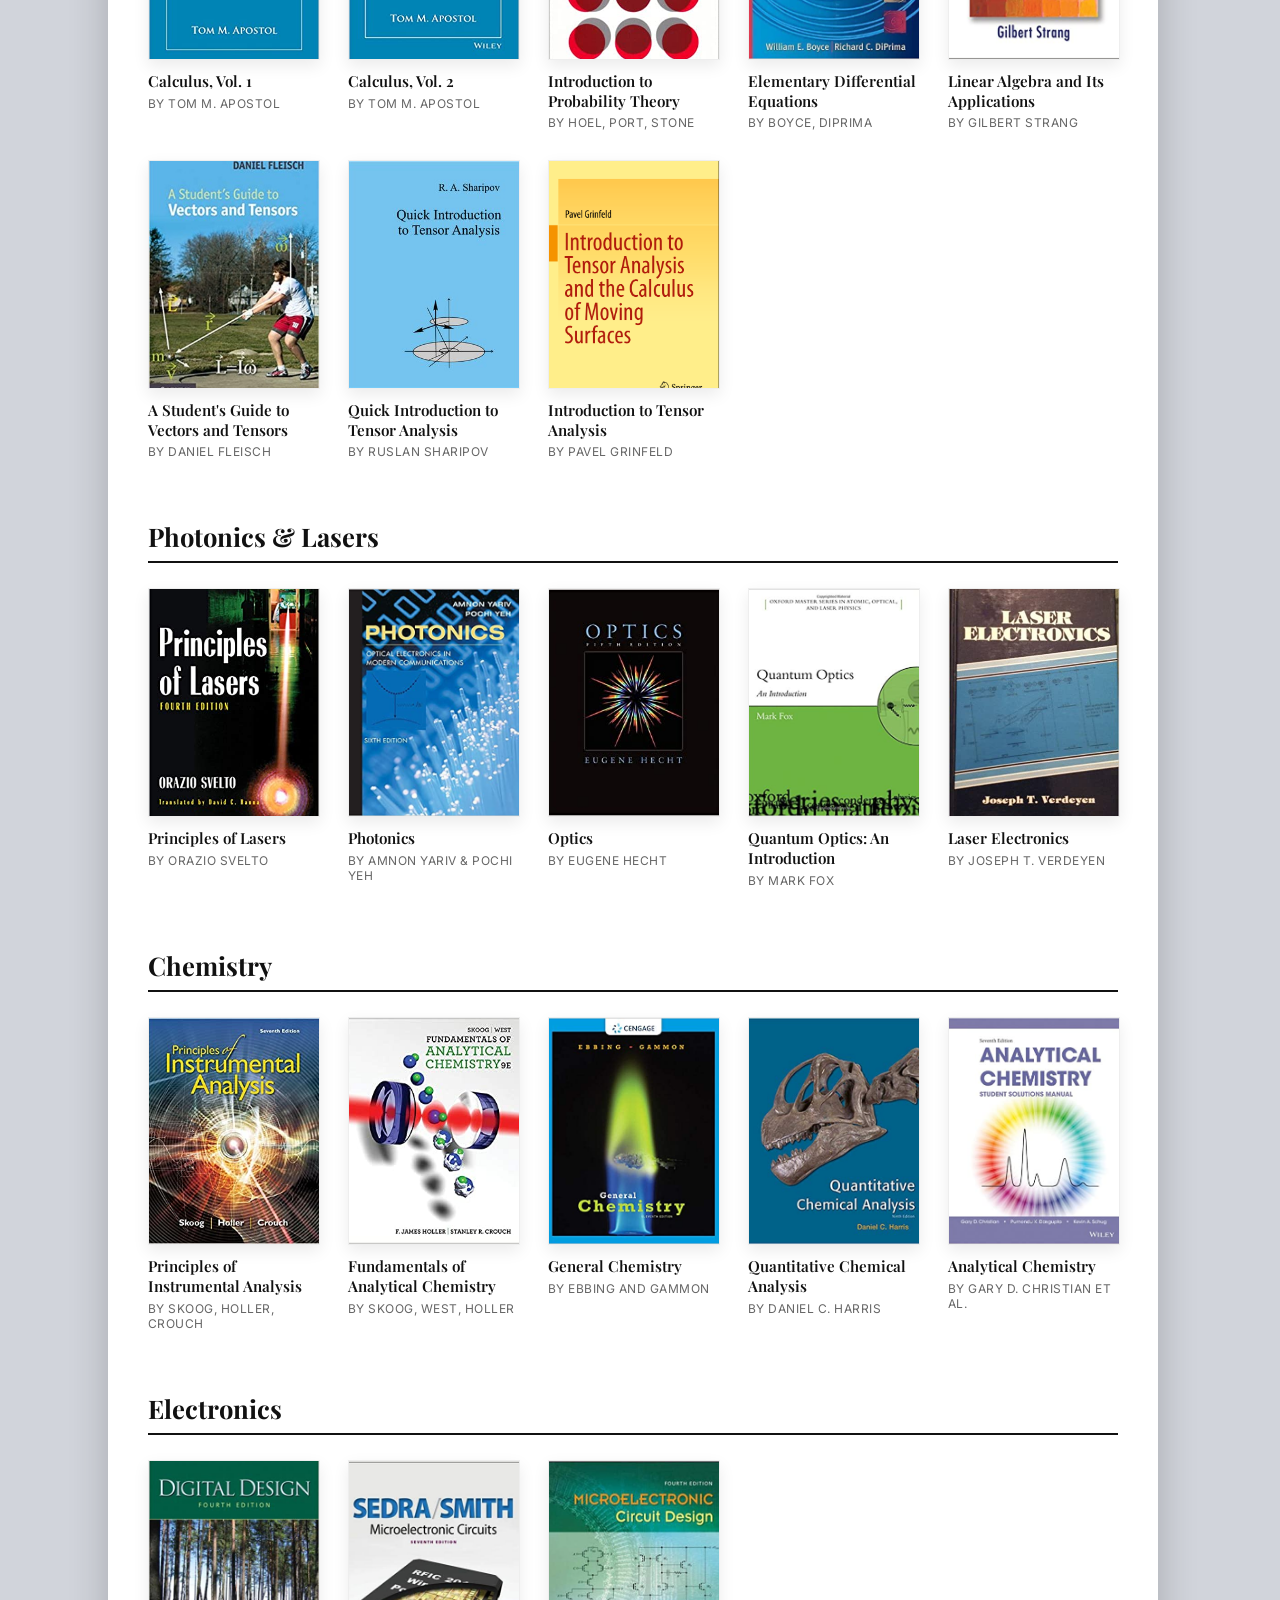
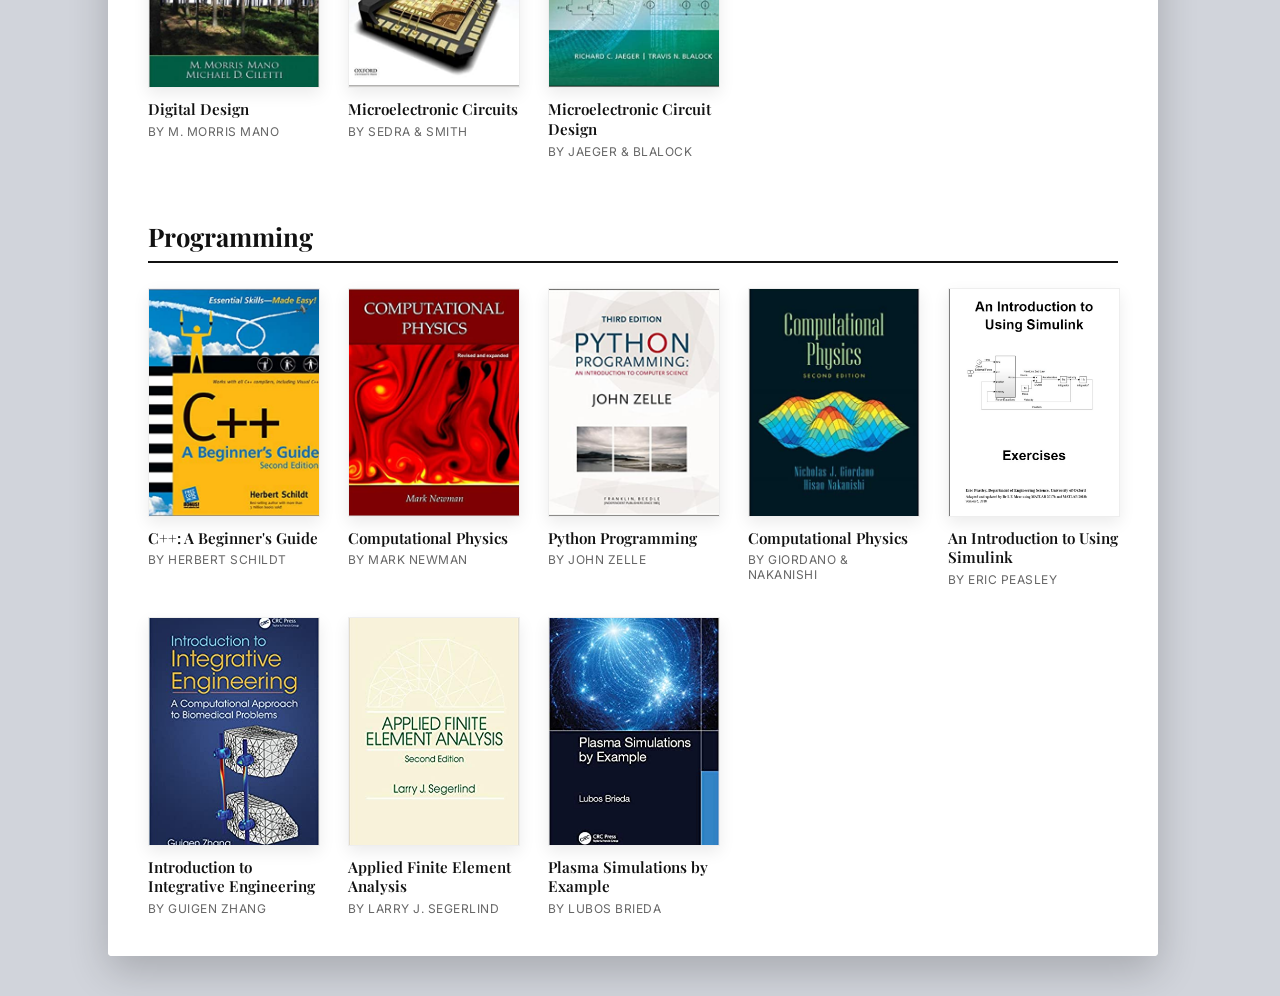
<file: pages/library.html>
<!DOCTYPE html>
<html lang="en">
<head>
  <meta charset="UTF-8">
  <meta name="viewport" content="width=device-width, initial-scale=1.0">
  <title>Library &amp; Bookshelf - Odhisea Gazeli</title>
  
  <!-- Google Fonts -->
  <link rel="preconnect" href="https://fonts.googleapis.com">
  <link rel="preconnect" href="https://fonts.gstatic.com" crossorigin>
  <link href="https://fonts.googleapis.com/css2?family=Inter:wght@300;400;500;600&family=Playfair+Display:ital,wght@0,600;0,700;1,400&display=swap" rel="stylesheet">
  
  <!-- Stylesheet -->
  <link rel="stylesheet" href="../assets/css/style.css">
</head>
<body>

  <div class="magazine-layout">
    <div class="magazine-container">
      
      <!-- ΚΟΙΝΗ ΚΕΦΑΛΙΔΑ (Masthead) -->
      <header class="magazine-header">
        <div class="header-meta">
          <span class="meta-left">PORTFOLIO VOL. 1</span>
          <span class="meta-center">https://odygaz.github.io/</span>
          <span class="meta-right">Bologna • Nicosia • Jaén • Patras</span>
        </div>
        <hr class="header-line">
        <h1 class="magazine-title">Odhisea Gazeli</h1>
        <p class="magazine-tagline">PLASMA PHYSICS • PHOTONICS • ANALYTICAL CHEMISTRY</p>
        <hr class="header-line">
        
        <!-- Μενού Πλοήγησης (Κρατάμε ΑΥΣΤΗΡΑ τις 4 στήλες) -->
        <nav class="magazine-nav">
          <a href="../index.html" class="nav-column">
            <span class="column-num">Home</span>
            <h2 class="column-title">BACK TO COVER</h2>
            <p class="column-desc">Return to the interactive magazine cover.</p>
          </a>
          <a href="teaching.html" class="nav-column">
            <span class="column-num">I</span>
            <h2 class="column-title">BACK TO TEACHING</h2>
            <p class="column-desc">Return to the articles, tutorials and animations.</p>
          </a>
          <a href="cv.html" class="nav-column">
            <span class="column-num">II</span>
            <h2 class="column-title">CURRICULUM VITAE</h2>
            <p class="column-desc">Academic background, plasma physics diagnostics &amp; publications.</p>
          </a>
          <a href="publications.html" class="nav-column">
            <span class="column-num">III</span>
            <h2 class="column-title">PUBLICATIONS</h2>
            <p class="column-desc">Peer-reviewed journal articles and research works.</p>
          </a>
        </nav>
      </header>

      <!-- ΠΕΡΙΕΧΟΜΕΝΟ ΒΙΒΛΙΟΘΗΚΗΣ -->
	  <!-- ΠΕΡΙΕΧΟΜΕΝΟ ΒΙΒΛΙΟΘΗΚΗΣ -->
		<main class="library-page-content">
		  <div class="library-intro">
			<h2 class="library-main-title">THE DIGITAL BOOKSHELF</h2>
			<p class="library-main-subtitle">A thematic catalog of textbooks, reference manuals, and academic literature that have structured my scientific development and technical methodology.</p>
			
			<!-- Το κουμπί συνδεδεμένο με τη σελίδα του ρολογιού (clock.html) -->
			<div class="explore-btn-container">
			  <a href="clock.html" class="explore-btn">Focus Time &rarr;</a>
			</div>
		  </div>

        <!-- ΡΑΦΙ 1: PHYSICS -->
        <section class="shelf-section">
          <h3 class="shelf-title">Physics</h3>
          <div class="bookshelf-grid">
            
            <div class="book-card">
              <div class="book-cover">
                <img src="../assets/images/books/griffiths.jpg" alt="Introduction to Electrodynamics" onerror="this.src='https://placehold.co/150x200?text=Physics'">
              </div>
              <span class="shelf-book-title">Introduction to Electrodynamics</span>
              <span class="shelf-book-author">by D. J. Griffiths</span>
            </div>

            <div class="book-card">
              <div class="book-cover">
                <img src="../assets/images/books/halliday.jpg" alt="Fundamentals of Physics" onerror="this.src='https://placehold.co/150x200?text=Physics'">
              </div>
              <span class="shelf-book-title">Fundamentals of Physics</span>
              <span class="shelf-book-author">by Halliday and Resnick</span>
            </div>

            <div class="book-card">
              <div class="book-cover">
                <img src="../assets/images/books/atomic_physics.jpg" alt="A Student's Guide to Atomic Physics" onerror="this.src='https://placehold.co/150x200?text=Physics'">
              </div>
              <span class="shelf-book-title">A Student's Guide to Atomic Physics</span>
              <span class="shelf-book-author">by Mark Fox</span>
            </div>

            <div class="book-card">
              <div class="book-cover">
                <img src="../assets/images/books/jackson.jpg" alt="Classical Electrodynamics" onerror="this.src='https://placehold.co/150x200?text=Physics'">
              </div>
              <span class="shelf-book-title">Classical Electrodynamics</span>
              <span class="shelf-book-author">by J. D. Jackson</span>
            </div>

            <div class="book-card">
              <div class="book-cover">
                <img src="../assets/images/books/statistical_physics.jpg" alt="Statistical Physics" onerror="this.src='https://placehold.co/150x200?text=Physics'">
              </div>
              <span class="shelf-book-title">Statistical Physics</span>
              <span class="shelf-book-author">by F. Mandl</span>
            </div>

            <div class="book-card">
              <div class="book-cover">
                <img src="../assets/images/books/sakurai.jpg" alt="Modern Quantum Mechanics" onerror="this.src='https://placehold.co/150x200?text=Physics'">
              </div>
              <span class="shelf-book-title">Modern Quantum Mechanics</span>
              <span class="shelf-book-author">by J. J. Sakurai</span>
            </div>

            <div class="book-card">
              <div class="book-cover">
                <img src="../assets/images/books/kittel.jpg" alt="Introduction to Solid State Physics" onerror="this.src='https://placehold.co/150x200?text=Physics'">
              </div>
              <span class="shelf-book-title">Introduction to Solid State Physics</span>
              <span class="shelf-book-author">by C. Kittel</span>
            </div>

            <div class="book-card">
              <div class="book-cover">
                <img src="../assets/images/books/pain.jpg" alt="The Physics of Vibrations and Waves" onerror="this.src='https://placehold.co/150x200?text=Physics'">
              </div>
              <span class="shelf-book-title">The Physics of Vibrations and Waves</span>
              <span class="shelf-book-author">by H. J. Pain</span>
            </div>

            <div class="book-card">
              <div class="book-cover">
                <img src="../assets/images/books/serway.jpg" alt="Modern Physics" onerror="this.src='https://placehold.co/150x200?text=Physics'">
              </div>
              <span class="shelf-book-title">Modern Physics</span>
              <span class="shelf-book-author">by Serway, Moses, Moyer</span>
            </div>

            <div class="book-card">
              <div class="book-cover">
                <img src="../assets/images/books/kibble.jpg" alt="Classical Mechanics" onerror="this.src='https://placehold.co/150x200?text=Physics'">
              </div>
              <span class="shelf-book-title">Classical Mechanics</span>
              <span class="shelf-book-author">by Kibble, Berkshire</span>
            </div>

          </div>
        </section>

        <!-- ΡΑΦΙ 2: MATHEMATICS -->
        <section class="shelf-section">
          <h3 class="shelf-title">Mathematics</h3>
          <div class="bookshelf-grid">
            
            <div class="book-card">
              <div class="book-cover">
                <img src="../assets/images/books/apostol1.jpg" alt="Calculus, Vol. 1" onerror="this.src='https://placehold.co/150x200?text=Math'">
              </div>
              <span class="shelf-book-title">Calculus, Vol. 1</span>
              <span class="shelf-book-author">by Tom M. Apostol</span>
            </div>

            <div class="book-card">
              <div class="book-cover">
                <img src="../assets/images/books/apostol2.jpg" alt="Calculus, Vol. 2" onerror="this.src='https://placehold.co/150x200?text=Math'">
              </div>
              <span class="shelf-book-title">Calculus, Vol. 2</span>
              <span class="shelf-book-author">by Tom M. Apostol</span>
            </div>

            <div class="book-card">
              <div class="book-cover">
                <img src="../assets/images/books/probability.jpg" alt="Introduction to Probability Theory" onerror="this.src='https://placehold.co/150x200?text=Math'">
              </div>
              <span class="shelf-book-title">Introduction to Probability Theory</span>
              <span class="shelf-book-author">by Hoel, Port, Stone</span>
            </div>

            <div class="book-card">
              <div class="book-cover">
                <img src="../assets/images/books/differential_equations.jpg" alt="Differential Equations" onerror="this.src='https://placehold.co/150x200?text=Math'">
              </div>
              <span class="shelf-book-title">Elementary Differential Equations</span>
              <span class="shelf-book-author">by Boyce, DiPrima</span>
            </div>

            <div class="book-card">
              <div class="book-cover">
                <img src="../assets/images/books/linear_algebra.jpg" alt="Linear Algebra" onerror="this.src='https://placehold.co/150x200?text=Math'">
              </div>
              <span class="shelf-book-title">Linear Algebra and Its Applications</span>
              <span class="shelf-book-author">by Gilbert Strang</span>
            </div>

            <div class="book-card">
              <div class="book-cover">
                <img src="../assets/images/books/fleisch.jpg" alt="A Student's Guide to Vectors and Tensors" onerror="this.src='https://placehold.co/150x200?text=Math'">
              </div>
              <span class="shelf-book-title">A Student's Guide to Vectors and Tensors</span>
              <span class="shelf-book-author">by Daniel Fleisch</span>
            </div>

            <div class="book-card">
              <div class="book-cover">
                <img src="../assets/images/books/tensor_analysis_sharipov.jpg" alt="Quick Introduction to Tensor Analysis" onerror="this.src='https://placehold.co/150x200?text=Math'">
              </div>
              <span class="shelf-book-title">Quick Introduction to Tensor Analysis</span>
              <span class="shelf-book-author">by Ruslan Sharipov</span>
            </div>

            <div class="book-card">
              <div class="book-cover">
                <img src="../assets/images/books/tensor_analysis_grinfeld.jpg" alt="Introduction to Tensor Analysis" onerror="this.src='https://placehold.co/150x200?text=Math'">
              </div>
              <span class="shelf-book-title">Introduction to Tensor Analysis</span>
              <span class="shelf-book-author">by Pavel Grinfeld</span>
            </div>

          </div>
        </section>

        <!-- ΡΑΦΙ 3: PHOTONICS & LASERS -->
        <section class="shelf-section">
          <h3 class="shelf-title">Photonics &amp; Lasers</h3>
          <div class="bookshelf-grid">
            
            <div class="book-card">
              <div class="book-cover">
                <img src="../assets/images/books/svelto.jpg" alt="Principles of Lasers" onerror="this.src='https://placehold.co/150x200?text=Optics'">
              </div>
              <span class="shelf-book-title">Principles of Lasers</span>
              <span class="shelf-book-author">by Orazio Svelto</span>
            </div>

            <div class="book-card">
              <div class="book-cover">
                <img src="../assets/images/books/yariv.jpg" alt="Photonics" onerror="this.src='https://placehold.co/150x200?text=Optics'">
              </div>
              <span class="shelf-book-title">Photonics</span>
              <span class="shelf-book-author">by Amnon Yariv &amp; Pochi Yeh</span>
            </div>

            <div class="book-card">
              <div class="book-cover">
                <img src="../assets/images/books/hecht.jpg" alt="Optics" onerror="this.src='https://placehold.co/150x200?text=Optics'">
              </div>
              <span class="shelf-book-title">Optics</span>
              <span class="shelf-book-author">by Eugene Hecht</span>
            </div>

            <div class="book-card">
              <div class="book-cover">
                <img src="../assets/images/books/quantum_optics.jpg" alt="Quantum Optics" onerror="this.src='https://placehold.co/150x200?text=Optics'">
              </div>
              <span class="shelf-book-title">Quantum Optics: An Introduction</span>
              <span class="shelf-book-author">by Mark Fox</span>
            </div>

            <div class="book-card">
              <div class="book-cover">
                <img src="../assets/images/books/verdeyen.jpg" alt="Laser Electronics" onerror="this.src='https://placehold.co/150x200?text=Optics'">
              </div>
              <span class="shelf-book-title">Laser Electronics</span>
              <span class="shelf-book-author">by Joseph T. Verdeyen</span>
            </div>

          </div>
        </section>

        <!-- ΡΑΦΙ 4: CHEMISTRY -->
        <section class="shelf-section">
          <h3 class="shelf-title">Chemistry</h3>
          <div class="bookshelf-grid">
            
            <div class="book-card">
              <div class="book-cover">
                <img src="../assets/images/books/skoog_instrumental.jpg" alt="Principles of Instrumental Analysis" onerror="this.src='https://placehold.co/150x200?text=Chemistry'">
              </div>
              <span class="shelf-book-title">Principles of Instrumental Analysis</span>
              <span class="shelf-book-author">by Skoog, Holler, Crouch</span>
            </div>

            <div class="book-card">
              <div class="book-cover">
                <img src="../assets/images/books/skoog_analytical.jpg" alt="Fundamentals of Analytical Chemistry" onerror="this.src='https://placehold.co/150x200?text=Chemistry'">
              </div>
              <span class="shelf-book-title">Fundamentals of Analytical Chemistry</span>
              <span class="shelf-book-author">by Skoog, West, Holler</span>
            </div>

            <div class="book-card">
              <div class="book-cover">
                <img src="../assets/images/books/ebbing.jpg" alt="General Chemistry" onerror="this.src='https://placehold.co/150x200?text=Chemistry'">
              </div>
              <span class="shelf-book-title">General Chemistry</span>
              <span class="shelf-book-author">by Ebbing and Gammon</span>
            </div>

            <div class="book-card">
              <div class="book-cover">
                <img src="../assets/images/books/harris.jpg" alt="Quantitative Chemical Analysis" onerror="this.src='https://placehold.co/150x200?text=Chemistry'">
              </div>
              <span class="shelf-book-title">Quantitative Chemical Analysis</span>
              <span class="shelf-book-author">by Daniel C. Harris</span>
            </div>

            <div class="book-card">
              <div class="book-cover">
                <img src="../assets/images/books/christian.jpg" alt="Analytical Chemistry" onerror="this.src='https://placehold.co/150x200?text=Chemistry'">
              </div>
              <span class="shelf-book-title">Analytical Chemistry</span>
              <span class="shelf-book-author">by Gary D. Christian et al.</span>
            </div>

          </div>
        </section>

        <!-- ΡΑΦΙ 5: ELECTRONICS -->
        <section class="shelf-section">
          <h3 class="shelf-title">Electronics</h3>
          <div class="bookshelf-grid">
            
            <div class="book-card">
              <div class="book-cover">
                <img src="../assets/images/books/mano.jpg" alt="Digital Design" onerror="this.src='https://placehold.co/150x200?text=Electronics'">
              </div>
              <span class="shelf-book-title">Digital Design</span>
              <span class="shelf-book-author">by M. Morris Mano</span>
            </div>

            <div class="book-card">
              <div class="book-cover">
                <img src="../assets/images/books/sedra_smith.jpg" alt="Microelectronic Circuits" onerror="this.src='https://placehold.co/150x200?text=Electronics'">
              </div>
              <span class="shelf-book-title">Microelectronic Circuits</span>
              <span class="shelf-book-author">by Sedra &amp; Smith</span>
            </div>

            <div class="book-card">
              <div class="book-cover">
                <img src="../assets/images/books/jaeger.jpg" alt="Microelectronic Circuit Design" onerror="this.src='https://placehold.co/150x200?text=Electronics'">
              </div>
              <span class="shelf-book-title">Microelectronic Circuit Design</span>
              <span class="shelf-book-author">by Jaeger &amp; Blalock</span>
            </div>

          </div>
        </section>

        <!-- ΡΑΦΙ 6: PROGRAMMING -->
        <section class="shelf-section">
          <h3 class="shelf-title">Programming</h3>
          <div class="bookshelf-grid">
            
            <div class="book-card">
              <div class="book-cover">
                <img src="../assets/images/books/schildt.jpg" alt="C++ A Beginner's Guide" onerror="this.src='https://placehold.co/150x200?text=Coding'">
              </div>
              <span class="shelf-book-title">C++: A Beginner's Guide</span>
              <span class="shelf-book-author">by Herbert Schildt</span>
            </div>

            <div class="book-card">
              <div class="book-cover">
                <img src="../assets/images/books/newman_comp_physics.jpg" alt="Computational Physics" onerror="this.src='https://placehold.co/150x200?text=Coding'">
              </div>
              <span class="shelf-book-title">Computational Physics</span>
              <span class="shelf-book-author">by Mark Newman</span>
            </div>

            <div class="book-card">
              <div class="book-cover">
                <img src="../assets/images/books/zelle_python.jpg" alt="Python Programming" onerror="this.src='https://placehold.co/150x200?text=Coding'">
              </div>
              <span class="shelf-book-title">Python Programming</span>
              <span class="shelf-book-author">by John Zelle</span>
            </div>

            <div class="book-card">
              <div class="book-cover">
                <img src="../assets/images/books/giordano.jpg" alt="Computational Physics" onerror="this.src='https://placehold.co/150x200?text=Coding'">
              </div>
              <span class="shelf-book-title">Computational Physics</span>
              <span class="shelf-book-author">by Giordano &amp; Nakanishi</span>
            </div>

            <div class="book-card">
              <div class="book-cover">
                <img src="../assets/images/books/simulink.jpg" alt="An Introduction to Using Simulink" onerror="this.src='https://placehold.co/150x200?text=Coding'">
              </div>
              <span class="shelf-book-title">An Introduction to Using Simulink</span>
              <span class="shelf-book-author">by Eric Peasley</span>
            </div>

            <div class="book-card">
              <div class="book-cover">
                <img src="../assets/images/books/integrative_engineering.jpg" alt="Introduction to Integrative Engineering" onerror="this.src='https://placehold.co/150x200?text=Coding'">
              </div>
              <span class="shelf-book-title">Introduction to Integrative Engineering</span>
              <span class="shelf-book-author">by Guigen Zhang</span>
            </div>

            <div class="book-card">
              <div class="book-cover">
                <img src="../assets/images/books/segerlind.jpg" alt="Applied Finite Element Analysis" onerror="this.src='https://placehold.co/150x200?text=Coding'">
              </div>
              <span class="shelf-book-title">Applied Finite Element Analysis</span>
              <span class="shelf-book-author">by Larry J. Segerlind</span>
            </div>

            <div class="book-card">
              <div class="book-cover">
                <img src="../assets/images/books/plasma_simulations.jpg" alt="Plasma Simulations by Example" onerror="this.src='https://placehold.co/150x200?text=Coding'">
              </div>
              <span class="shelf-book-title">Plasma Simulations by Example</span>
              <span class="shelf-book-author">by Lubos Brieda</span>
            </div>

          </div>
        </section>

      </main>

    </div>
  </div>

  <script src="../assets/js/main.js"></script>
</body>
</html>
</file>
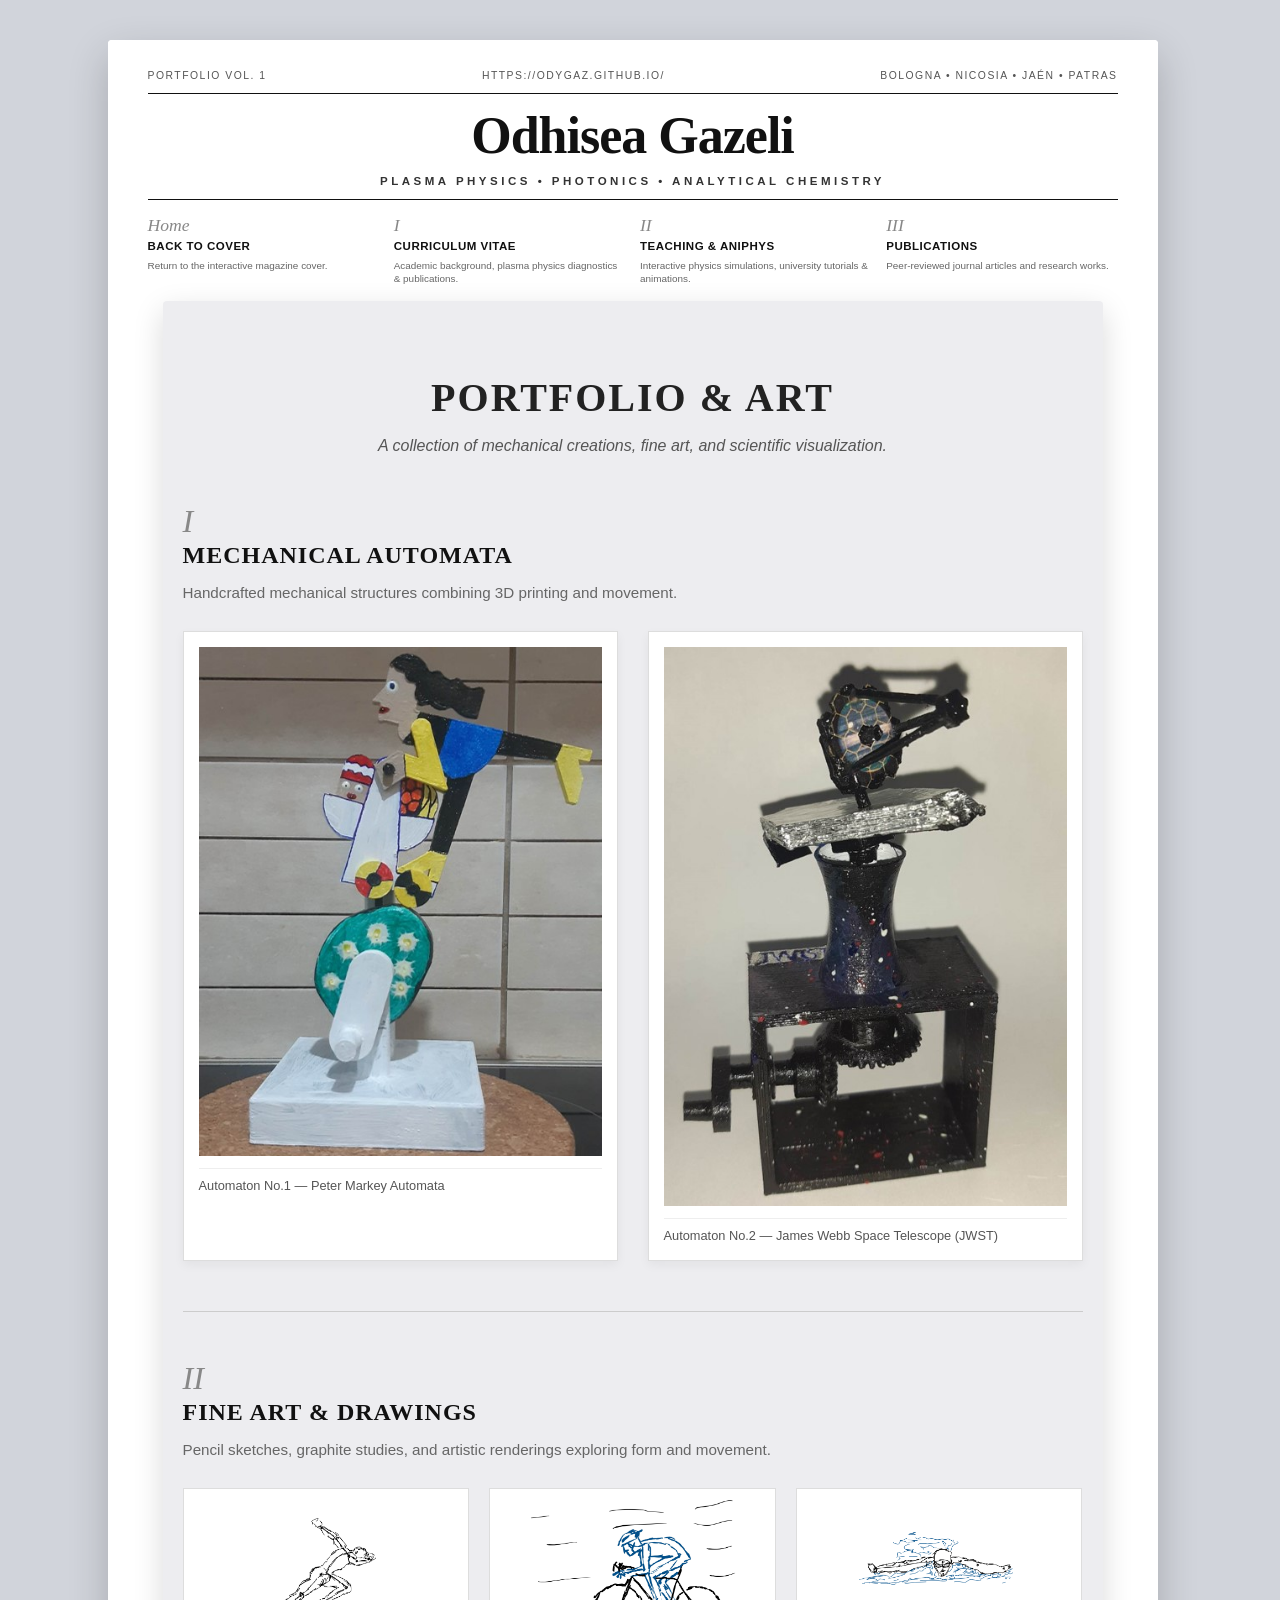
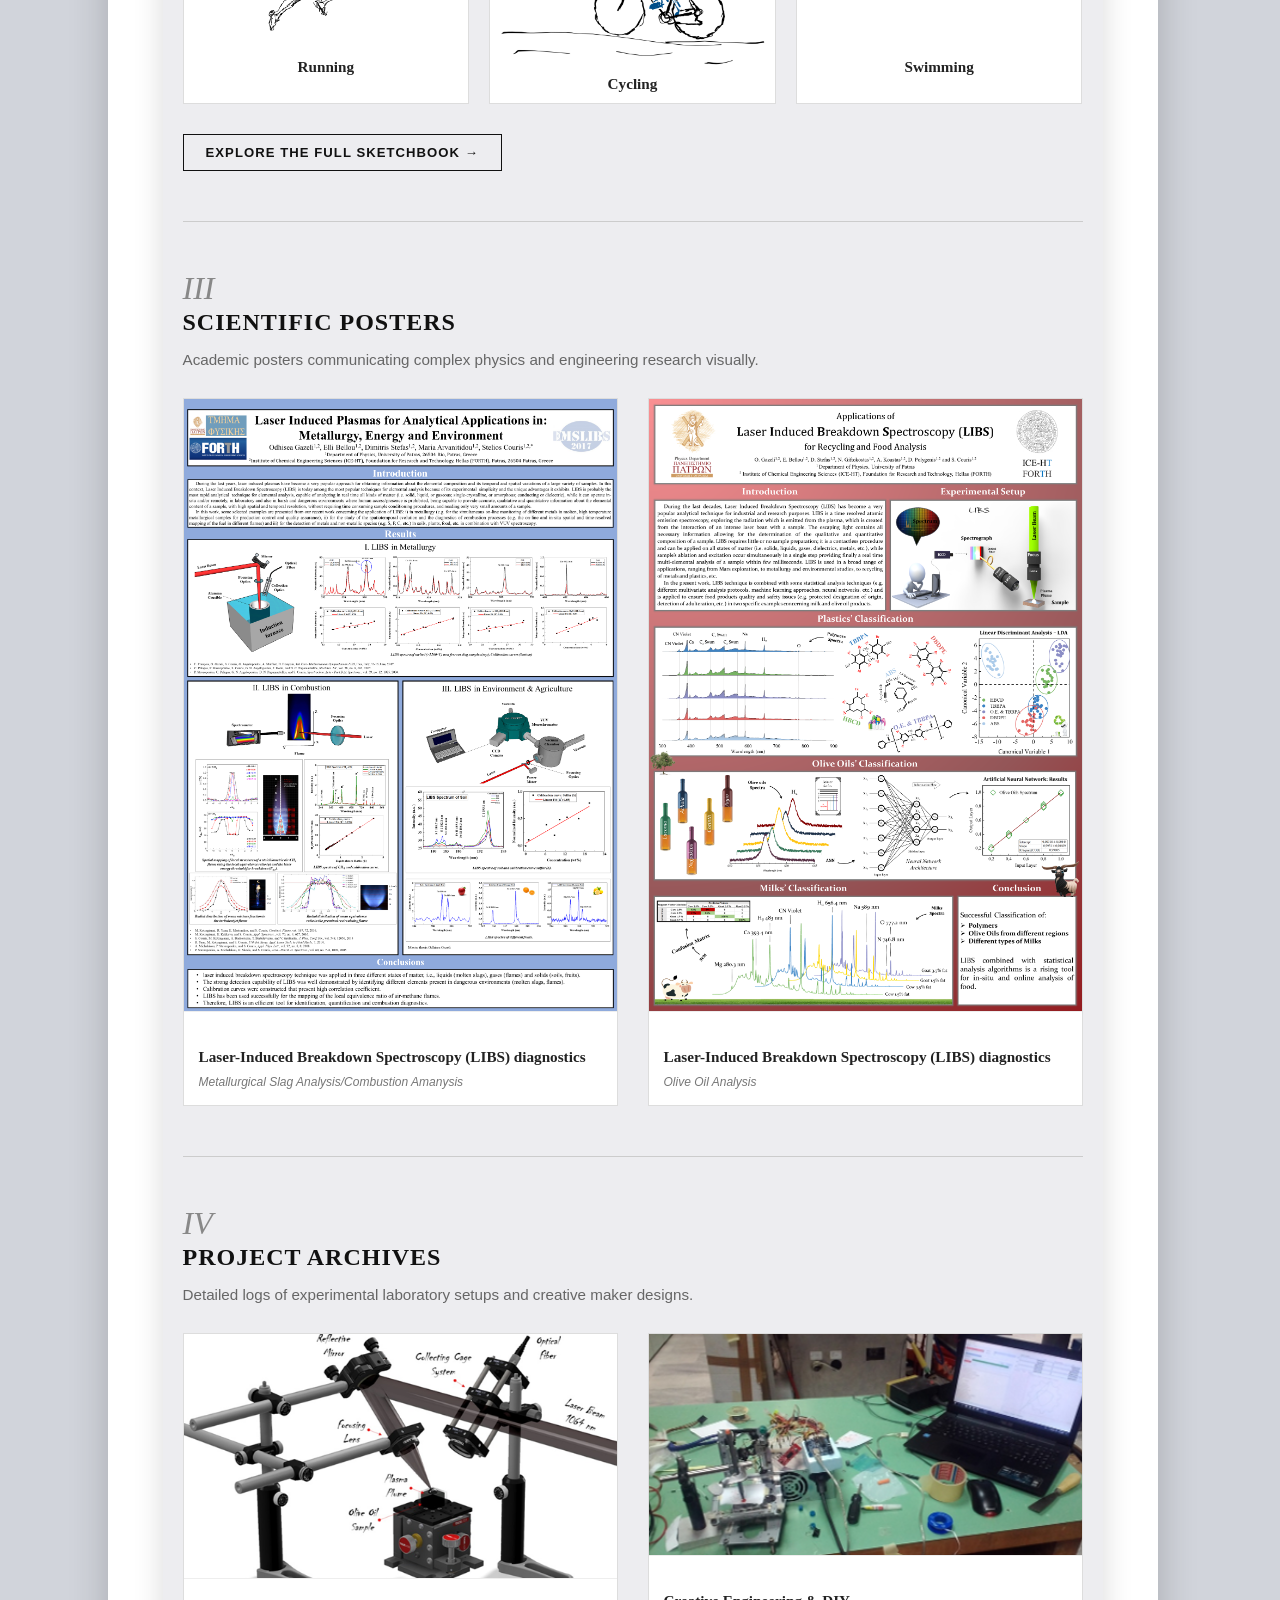
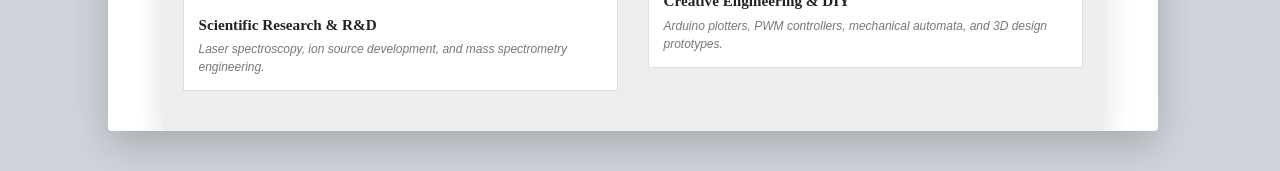
<file: pages/portfolio.html>
<!DOCTYPE html>
<html lang="en">
<head>
    <meta charset="UTF-8">
    <meta name="viewport" content="width=device-width, initial-scale=1.0">
    <title>Portfolio & Art - Odhisea Gazeli</title>
    <link rel="stylesheet" href="../assets/css/style.css">
</head>
<body>
    <div class="magazine-layout">
        <div class="magazine-container">
            
            <!-- ΚΟΙΝΗ ΚΕΦΑΛΙΔΑ ΠΕΡΙΟΔΙΚΟΥ (Masthead) -->
            <header class="magazine-header">
                <div class="header-meta">
                    <span class="meta-left">PORTFOLIO VOL. 1</span>
                    <span class="meta-center">https://odygaz.github.io/</span>
                    <span class="meta-right">Bologna • Nicosia • Jaén • Patras</span>
                </div>
                <hr class="header-line">
                <h1 class="magazine-title">Odhisea Gazeli</h1>
                <p class="magazine-tagline">PLASMA PHYSICS • PHOTONICS • ANALYTICAL CHEMISTRY</p>
                <hr class="header-line">

                <!-- Μενού Πλοήγησης (Κρατάμε ΑΥΣΤΗΡΑ τις 4 στήλες) -->
                <nav class="magazine-nav">
                    <a href="../index.html" class="nav-column">
                        <span class="column-num">Home</span>
                        <h2 class="column-title">BACK TO COVER</h2>
                        <p class="column-desc">Return to the interactive magazine cover.</p>
                    </a>
                    <a href="cv.html" class="nav-column">
                        <span class="column-num">I</span>
                        <h2 class="column-title">CURRICULUM VITAE</h2>
                        <p class="column-desc">Academic background, plasma physics diagnostics &amp; publications.</p>
                    </a>
                    <a href="teaching.html" class="nav-column">
                        <span class="column-num">II</span>
                        <h2 class="column-title">TEACHING &amp; ANIPHYS</h2>
                        <p class="column-desc">Interactive physics simulations, university tutorials &amp; animations.</p>
                    </a>
                    <a href="publications.html" class="nav-column">
                        <span class="column-num">III</span>
                        <h2 class="column-title">PUBLICATIONS</h2>
                        <p class="column-desc">Peer-reviewed journal articles and research works.</p>
                    </a>
                </nav>
            </header>

            <!-- ΚΥΡΙΩΣ ΠΕΡΙΕΧΟΜΕΝΟ PORTFOLIO -->
            <main class="portfolio-page-content">
                
                <div class="portfolio-intro">
                    <h2 class="portfolio-main-title">PORTFOLIO & ART</h2>
                    <p class="portfolio-main-subtitle">A collection of mechanical creations, fine art, and scientific visualization.</p>
                </div>

                <!-- SECTION I: MECHANICAL AUTOMATA (2 Φωτογραφίες) -->
                <section class="portfolio-section">
                    <div class="section-editorial-header">
                        <span class="section-roman-num">I</span>
                        <h3 class="section-title">MECHANICAL AUTOMATA</h3>
                        <p class="section-desc">Handcrafted mechanical structures combining 3D printing and movement.</p>
                    </div>
                    
                    <div class="automata-dual-layout">
                        <div class="automata-card">
                            <img src="../assets/images/automata/automaton1.jpg" alt="Mechanical Automaton - Design 1" class="portfolio-img">
                            <span class="img-caption">Automaton No.1 — Peter Markey Automata</span>
                        </div>
                        <div class="automata-card">
                            <img src="../assets/images/automata/automaton2.jpg" alt="Mechanical Automaton - Design 2" class="portfolio-img">
                            <span class="img-caption">Automaton No.2 — James Webb Space Telescope (JWST)</span>
                        </div>
                    </div>
                </section>

                <hr class="section-break">

                <!-- SECTION II: FINE ART & DRAWINGS -->
                <section class="portfolio-section">
                    <div class="section-editorial-header">
                        <span class="section-roman-num">II</span>
                        <h3 class="section-title">FINE ART & DRAWINGS</h3>
                        <p class="section-desc">Pencil sketches, graphite studies, and artistic renderings exploring form and movement.</p>
                    </div>

                    <!-- Gallery Grid για τα σχέδια -->
                    <div class="drawings-gallery-grid">
                        <div class="drawing-item">
                            <img src="../assets/images/drawings/drawing1.jpg" alt="Sketch 1" class="portfolio-img">
                            <div class="drawing-info">
                                <span class="drawing-title">Running</span>
                            </div>
                        </div>
                        <div class="drawing-item">
                            <img src="../assets/images/drawings/drawing2.jpg" alt="Sketch 2" class="portfolio-img">
                            <div class="drawing-info">
                                <span class="drawing-title">Cycling</span>
                            </div>
                        </div>
                        <div class="drawing-item">
                            <img src="../assets/images/drawings/drawing3.jpg" alt="Sketch 3" class="portfolio-img">
                            <div class="drawing-info">
                                <span class="drawing-title">Swimming</span>
                            </div>
                        </div>
                    </div>

                    <!-- Η ΣΩΣΤΗ ΤΟΠΟΘΕΤΗΣΗ ΤΟΥ ΚΟΥΜΠΙΟΥ: Μέσα στο section, κάτω από το grid -->
                    <div class="explore-btn-container">
                        <a href="sketchbook.html" class="explore-btn">Explore the Full Sketchbook →</a>
                    </div>
                </section>

                <hr class="section-break">

                <!-- SECTION III: SCIENTIFIC POSTERS (Direct PDF links) -->
                <section class="portfolio-section">
                    <div class="section-editorial-header">
                        <span class="section-roman-num">III</span>
                        <h3 class="section-title">SCIENTIFIC POSTERS</h3>
                        <p class="section-desc">Academic posters communicating complex physics and engineering research visually.</p>
                    </div>

                    <div class="posters-grid">
                        <!-- Poster 1 -->
                        <!-- Όταν ανεβάσεις το δικό σου αρχείο, άλλαξε το href σε: "../assets/images/posters/poster1.png" -->
                        <a href="../assets/images/posters/poster1.png" target="_blank" class="poster-card-link">
                            <div class="poster-card">
                                <div class="poster-thumbnail-wrapper">
                                    <!-- Thumbnail: Μπορείς να χρησιμοποιήσεις την ίδια εικόνα PNG και για thumbnail -->
                                    <img src="../assets/images/posters/poster1.png" alt="Poster 1" class="poster-thumb">
                                    <div class="poster-overlay">
                                        <span class="overlay-text">View Full Poster (PNG) ↗</span>
                                    </div>
                                </div>
                                <div class="poster-details">
                                    <h4 class="poster-title">Laser-Induced Breakdown Spectroscopy (LIBS) diagnostics</h4>
                                    <span class="poster-event">Metallurgical Slag Analysis/Combustion Amanysis</span>
                                </div>
                            </div>
                        </a>

                        
                        <!-- Όταν ανεβάσεις το δικό σου αρχείο, άλλαξε το href σε: "../assets/images/posters/poster1.png" -->
                        <a href="../assets/images/posters/poster2.png" target="_blank" class="poster-card-link">
                            <div class="poster-card">
                                <div class="poster-thumbnail-wrapper">
                                    <!-- Thumbnail: Μπορείς να χρησιμοποιήσεις την ίδια εικόνα PNG και για thumbnail -->
                                    <img src="../assets/images/posters/poster2.png" alt="Poster 2" class="poster-thumb">
                                    <div class="poster-overlay">
                                        <span class="overlay-text">View Full Poster (PNG) ↗</span>
                                    </div>
                                </div>
                                <div class="poster-details">
                                    <h4 class="poster-title">Laser-Induced Breakdown Spectroscopy (LIBS) diagnostics</h4>
                                    <span class="poster-event">Olive Oil Analysis</span>
                                </div>
                            </div>
                        </a>
                    </div>
                </section>
				
				<!-- START OF ADDITION: Two clickable portfolio sections (Magazine Style Consistent) -->
				<hr class="section-break">

				<section class="portfolio-section">
					<div class="section-editorial-header">
						<span class="section-roman-num">IV</span>
						<h3 class="section-title">PROJECT ARCHIVES</h3>
						<p class="section-desc">Detailed logs of experimental laboratory setups and creative maker designs.</p>
					</div>

					<div class="posters-grid">
						<!-- Card 1: Scientific R&D -->
						<a href="scientific-portfolio.html" class="poster-card-link">
							<div class="poster-card">
								<div class="poster-thumbnail-wrapper">
									<img src="../assets/images/portfolio/scientific-cover.png" alt="Scientific Research" class="poster-thumb">
									<div class="poster-overlay">
										<span class="overlay-text">Explore Scientific R&D ↗</span>
									</div>
								</div>
								<div class="poster-details">
									<h4 class="poster-title">Scientific Research & R&D</h4>
									<span class="poster-event">Laser spectroscopy, ion source development, and mass spectrometry engineering.</span>
								</div>
							</div>
						</a>

						<!-- Card 2: Just for Fun -->
						<a href="fun-portfolio.html" class="poster-card-link">
							<div class="poster-card">
								<div class="poster-thumbnail-wrapper">
									<img src="../assets/images/portfolio/fun-cover.png" alt="Creative Engineering" class="poster-thumb">
									<div class="poster-overlay">
										<span class="overlay-text">Explore Creative DIY ↗</span>
									</div>
								</div>
								<div class="poster-details">
									<h4 class="poster-title">Creative Engineering & DIY</h4>
									<span class="poster-event">Arduino plotters, PWM controllers, mechanical automata, and 3D design prototypes.</span>
								</div>
							</div>
						</a>
					</div>
				</section>
				<!-- END OF ADDITION -->

            </main>

        </div>
    </div>
</body>
</html>
</file>
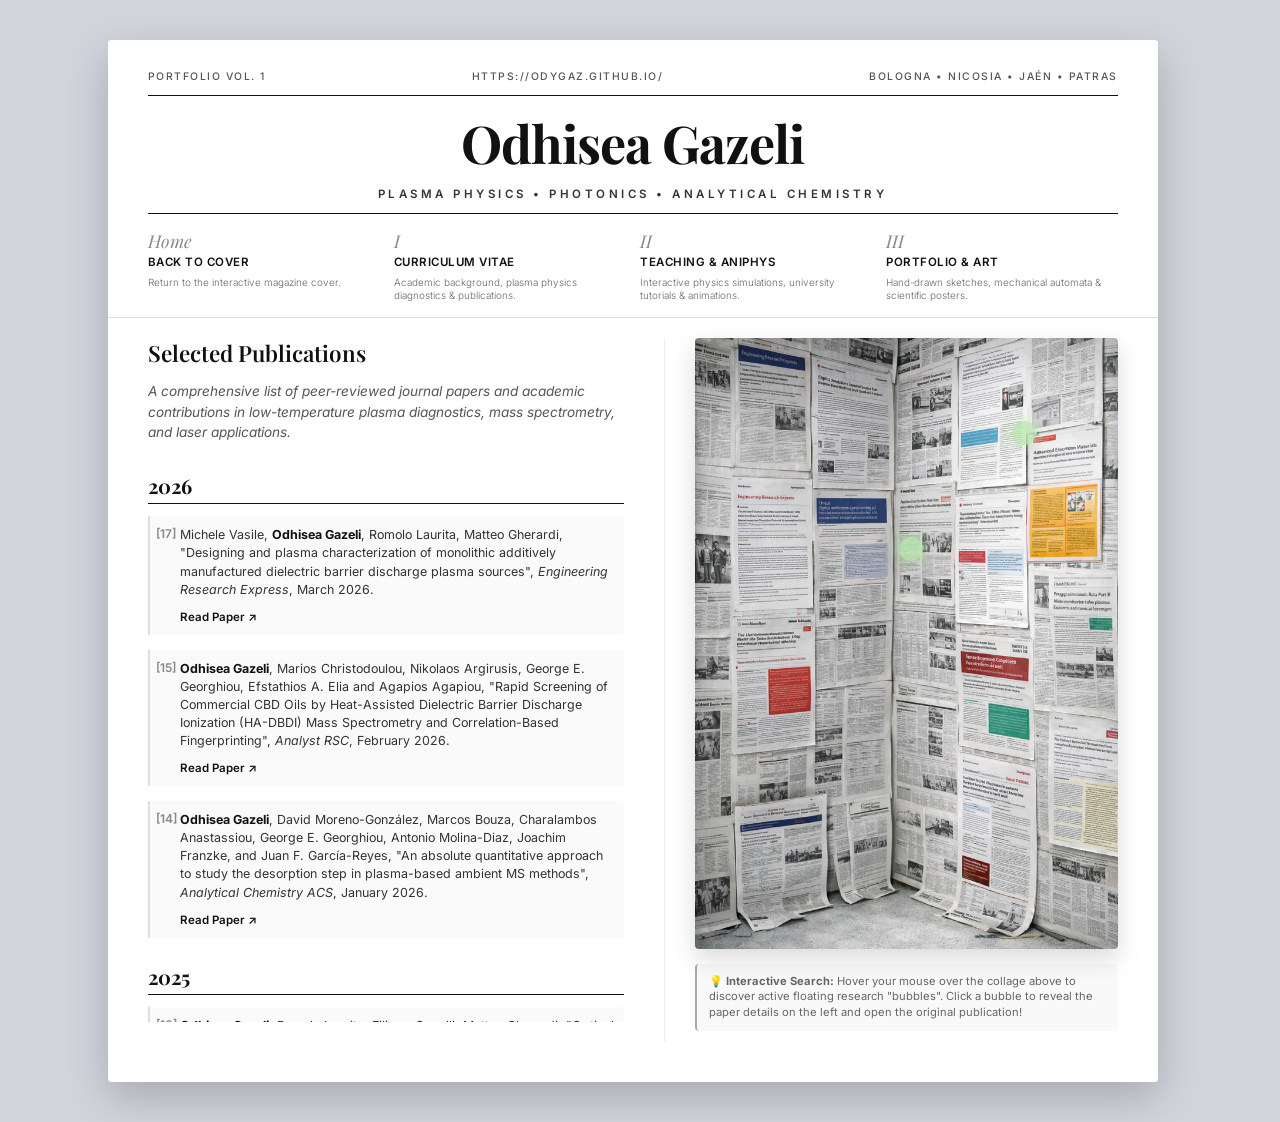
<file: pages/publications.html>
<!DOCTYPE html>
<html lang="el">
<head>
    <meta charset="UTF-8">
    <meta name="viewport" content="width=device-width, initial-scale=1.0">
    <title>Publications - Odhisea Gazeli</title>
    
    <!-- Google Fonts -->
    <link rel="preconnect" href="https://fonts.googleapis.com">
    <link rel="preconnect" href="https://fonts.gstatic.com" crossorigin>
    <link href="https://fonts.googleapis.com/css2?family=Inter:wght@300;400;500;600&family=Playfair+Display:ital,wght@0,600;0,700;1,400&display=swap" rel="stylesheet">
    
    <!-- Σύνδεση με το ενιαίο CSS (Relative Path) -->
    <link rel="stylesheet" href="../assets/css/style.css">
</head>
<body>

    <div class="magazine-layout">
        <div class="magazine-container wide-spread">
            
            <!-- ΚΟΙΝΗ ΚΕΦΑΛΙΔΑ ΠΕΡΙΟΔΙΚΟΥ -->
            <header class="magazine-header">
                <div class="header-meta">
                    <span class="meta-left">PORTFOLIO VOL. 1</span>
                    <span class="meta-center">https://odygaz.github.io/</span>
                    <span class="meta-right">Bologna • Nicosia • Jaén • Patras</span>
                </div>
                <hr class="header-line">
                <h1 class="magazine-title">Odhisea Gazeli</h1>
                <p class="magazine-tagline">PLASMA PHYSICS • PHOTONICS • ANALYTICAL CHEMISTRY</p>
                <hr class="header-line">
                
                <!-- Μενού Πλοήγησης (Με διορθωμένα paths) -->
                <nav class="magazine-nav">
                    <a href="../index.html" class="nav-column">
                        <span class="column-num">Home</span>
                        <h2 class="column-title">BACK TO COVER</h2>
                        <p class="column-desc">Return to the interactive magazine cover.</p>
                    </a>
                    <a href="cv.html" class="nav-column">
                        <span class="column-num">I</span>
                        <h2 class="column-title">CURRICULUM VITAE</h2>
                        <p class="column-desc">Academic background, plasma physics diagnostics & publications.</p>
                    </a>
                    <a href="teaching.html" class="nav-column">
                        <span class="column-num">II</span>
                        <h2 class="column-title">TEACHING & ANIPHYS</h2>
                        <p class="column-desc">Interactive physics simulations, university tutorials & animations.</p>
                    </a>
                    <a href="portfolio.html" class="nav-column">
                        <span class="column-num">III</span>
                        <h2 class="column-title">PORTFOLIO & ART</h2>
                        <p class="column-desc">Hand-drawn sketches, mechanical automata & scientific posters.</p>
                    </a>
                </nav>
            </header>

            <!-- ΔΙΣΕΛΙΔΟ ΠΕΡΙΟΔΙΚΟΥ (2 Στήλες: Λίστα & Παιχνίδι) -->
            <div class="magazine-spread">
                
                <!-- Αριστερή Στήλη: Το Άρθρο (Λίστα Δημοσιεύσεων) -->
                <section class="spread-article">
                    <h2 class="article-title">Selected Publications</h2>
                    <p class="article-intro">A comprehensive list of peer-reviewed journal papers and academic contributions in low-temperature plasma diagnostics, mass spectrometry, and laser applications.</p>
                    
                    <div class="publications-paper-list">
                        <!-- Έτος 2026 -->
                        <div class="year-group">
                            <h3 class="year-title">2026</h3>
                            
                            <div class="paper-item" id="paper-17">
                                <span class="paper-num">[17]</span>
                                <p class="paper-text">Michele Vasile, <strong>Odhisea Gazeli</strong>, Romolo Laurita, Matteo Gherardi, "Designing and plasma characterization of monolithic additively manufactured dielectric barrier discharge plasma sources", <em>Engineering Research Express</em>, March 2026.</p>
                                <a href="https://iopscience.iop.org/article/10.1088/2631-8695/ae51ea" target="_blank" class="paper-doi">Read Paper ↗</a>
                            </div>

                            <div class="paper-item" id="paper-15">
                                <span class="paper-num">[15]</span>
                                <p class="paper-text"><strong>Odhisea Gazeli</strong>, Marios Christodoulou, Nikolaos Argirusis, George E. Georghiou, Efstathios A. Elia and Agapios Agapiou, "Rapid Screening of Commercial CBD Oils by Heat-Assisted Dielectric Barrier Discharge Ionization (HA-DBDI) Mass Spectrometry and Correlation-Based Fingerprinting", <em>Analyst RSC</em>, February 2026.</p>
                                <a href="https://doi.org/10.1039/D5AN01179E" target="_blank" class="paper-doi">Read Paper ↗</a>
                            </div>

                            <div class="paper-item" id="paper-14">
                                <span class="paper-num">[14]</span>
                                <p class="paper-text"><strong>Odhisea Gazeli</strong>, David Moreno-González, Marcos Bouza, Charalambos Anastassiou, George E. Georghiou, Antonio Molina-Diaz, Joachim Franzke, and Juan F. García-Reyes, "An absolute quantitative approach to study the desorption step in plasma-based ambient MS methods", <em>Analytical Chemistry ACS</em>, January 2026.</p>
                                <a href="https://doi.org/10.1021/acs.analchem.5c03205" target="_blank" class="paper-doi">Read Paper ↗</a>
                            </div>
                        </div>

                        <!-- Έτος 2025 -->
                        <div class="year-group">
                            <h3 class="year-title">2025</h3>
                            
                            <div class="paper-item" id="paper-16">
                                <span class="paper-num">[16]</span>
                                <p class="paper-text"><strong>Odhisea Gazeli</strong>, Romolo Laurita, Filippo Capelli, Matteo Gherardi, "Optical Emission Spectroscopy of Low-Pressure DC Argon Plasmas for Reconfigurable Metadevices", <em>Journal of Physics D: Applied Physics</em>, October 2025.</p>
                                <a href="https://iopscience.iop.org/article/10.1088/1361-6463/ae2ede" target="_blank" class="paper-doi">Read Paper ↗</a>
                            </div>

                            <div class="paper-item" id="paper-13">
                                <span class="paper-num">[13]</span>
                                <p class="paper-text">Mirko Barbuto et al., "Modeling and Characterization of Plasma Tubes as Building Blocks for Reconfigurable and Programmable Metasurfaces", <em>Advanced Electronic Materials</em>, Wiley, December 2025.</p>
                                <a href="https://doi.org/10.1002/aelm.202500605" target="_blank" class="paper-doi">Read Paper ↗</a>
                            </div>

                            <div class="paper-item" id="paper-12">
                                <span class="paper-num">[12]</span>
                                <p class="paper-text"><strong>Odhisea Gazeli*</strong>, Constantinos Lazarou, Marcos Bouza, David Moreno-González, Charalambos Anastassiou, Joachim Franzke, Juan F. García-Reyes*, "Insight into Desorption Mechanisms in a Helium Low-Temperature Plasma Ionization Source Using Computational Simulations", <em>Journal of the American Society for Mass Spectrometry</em>, September 2025.</p>
                                <a href="https://doi.org/10.1021/jasms.5c00171" target="_blank" class="paper-doi">Read Paper ↗</a>
                            </div>
                        </div>

                        <!-- Έτος 2024 -->
                        <div class="year-group">
                            <h3 class="year-title">2024</h3>
                            
                            <div class="paper-item" id="paper-11">
                                <span class="paper-num">[11]</span>
                                <p class="paper-text"><strong>Odhisea Gazeli</strong>, Efstathios A. Elia, Nikolaos Argirusis, Constantinos Lazarou, Charalambos Anastassiou, Joachim Franzke, Juan F. Garcia-Reyes, George E. Georghiou, Agapios Agapiou, "Low-Cost Heat Assisted Ambient Ionization Source for Mass Spectrometry in Food and Pharmaceutical Screening", <em>Analyst RSC</em>, July 2024.</p>
                                <a href="https://doi.org/10.1039/D4AN00901K" target="_blank" class="paper-doi">Read Paper ↗</a>
                            </div>

                            <div class="paper-item" id="paper-10">
                                <span class="paper-num">[10]</span>
                                <p class="paper-text">A. Remigy, B. Menacer, K. Kourtzanidis, O. Gazeli, K. Gazeli, G. Lombardi and C. Lazzaroni, "Absolute atomic nitrogen density spatial mapping in three MHCD configurations", <em>Plasma Sources Science and Technology</em>, February 2024.</p>
                                <a href="https://doi.org/10.1088/1361-6595/ad227b" target="_blank" class="paper-doi">Read Paper ↗</a>
                            </div>
                        </div>

                        <!-- Έτος 2022 -->
                        <div class="year-group">
                            <h3 class="year-title">2022</h3>
                            
                            <div class="paper-item" id="paper-9">
                                <span class="paper-num">[9]</span>
                                <p class="paper-text">Walid S. Salah, O. Gazeli, C. Lazarou, C. Anastassiou and G. E. Georghiou, "Investigation of negative corona discharge Trichel pulses for a needle-plane geometry via two numerical 2D axisymmetric models", <em>AIP Advances</em>, September 2022.</p>
                                <a href="https://doi.org/10.1063/5.0084851" target="_blank" class="paper-doi">Read Paper ↗</a>
                            </div>

                            <div class="paper-item" id="paper-8">
                                <span class="paper-num">[8]</span>
                                <p class="paper-text">K. Gazeli, M. Hadjicharalambous, E. Ioannou, O. Gazeli, C. Lazarou, C. Anastassiou, P. Svarnas, V. Vavourakis and G. E. Georghiou, "Interrogating an in-silico model to determine helium plasma jet and chemotherapy efficacy against B16F10 melanoma cells", <em>Appl. Phys. Lett.</em>, January 2022.</p>
                                <a href="https://doi.org/10.1063/5.0077694" target="_blank" class="paper-doi">Read Paper ↗</a>
                            </div>
                        </div>

                        <!-- Έτος 2021 -->
                        <div class="year-group">
                            <h3 class="year-title">2021</h3>
                            
                            <div class="paper-item" id="paper-7">
                                <span class="paper-num">[7]</span>
                                <p class="paper-text">P. Vogel, C. Lazarou, O. Gazeli, S. Brandt, J. Franzke, and D. Moreno-González, "Cold Plasmas in the Fight Against Cancer Providing New Detection Methods", <em>ILTPC Newsletter 19</em>, December 2021.</p>
                                <a href="https://mipse.umich.edu/ltpc/newsletters.html" target="_blank" class="paper-doi">Read Paper ↗</a>
                            </div>

                            <div class="paper-item" id="paper-6">
                                <span class="paper-num">[6]</span>
                                <p class="paper-text">O. Gazeli, C. Lazarou, G. Niu, C. Anastassiou, G. E. Georghiou, J. Franzke, "Propagation dynamics of a helium micro-tube plasma: Experiments and numerical modeling", <em>Spectrochimica Acta Part B: Atomic Spectroscopy</em>, August 2021.</p>
                                <a href="https://doi.org/10.1016/j.sab.2021.106248" target="_blank" class="paper-doi">Read Paper ↗</a>
                            </div>

                            <div class="paper-item" id="paper-5">
                                <span class="paper-num">[5]</span>
                                <p class="paper-text">Gazeli O., Stefas D., Couris S., "Sulfur Detection in Soil by Laser Induced Breakdown Spectroscopy Assisted by Multivariate Analysis", <em>Materials</em>, 2021.</p>
                                <a href="https://doi.org/10.3390/ma14030541" target="_blank" class="paper-doi">Read Paper ↗</a>
                            </div>
                        </div>

                        <!-- Έτος 2020 -->
                        <div class="year-group">
                            <h3 class="year-title">2020</h3>
                            
                            <div class="paper-item" id="paper-4">
                                <span class="paper-num">[4]</span>
                                <p class="paper-text">E. François, O. Gazeli, S. Couris, G. N. Angelopoulos, B. Blanpain, and A. Malfliet, "Laser-induced breakdown spectroscopy analysis of the free surface of liquid secondary copper slag," <em>Spectrochim. Acta Part B</em>, August 2020.</p>
                                <a href="https://doi.org/10.1016/j.sab.2020.105921" target="_blank" class="paper-doi">Read Paper ↗</a>
                            </div>

                            <div class="paper-item" id="paper-3">
                                <span class="paper-num">[3]</span>
                                <p class="paper-text">P. Vogel, C. Lazarou, O. Gazeli, S. Brandt, J. Franzke, and D. Moreno-González, "Study of Controlled Atmosphere Flexible Microtube Plasma Soft Ionization Mass Spectrometry for Detection of Volatile Organic Compounds as Potential Biomarkers in Saliva for Cancer," <em>Anal. Chem.</em>, July 2020.</p>
                                <a href="https://doi.org/10.1021/acs.analchem.0c01063" target="_blank" class="paper-doi">Read Paper ↗</a>
                            </div>

                            <div class="paper-item" id="paper-2">
                                <span class="paper-num">[2]</span>
                                <p class="paper-text">E. Bellou, N. Gyftokostas, D. Stefas, O. Gazeli, and S. Couris, "Laser-induced breakdown spectroscopy assisted by machine learning for olive oils classification: The effect of the experimental parameters," <em>Spectrochim. Acta Part B</em>, January 2020.</p>
                                <a href="https://doi.org/10.1016/j.sab.2019.105746" target="_blank" class="paper-doi">Read Paper ↗</a>
                            </div>

                            <div class="paper-item" id="paper-1">
                                <span class="paper-num">[1]</span>
                                <p class="paper-text">O. Gazeli, E. Bellou, D. Stefas, and S. Couris, "Laser based classification of olive oils assisted by machine learning," <em>Food Chemistry</em>, January 2020.</p>
                                <a href="https://doi.org/10.1016/j.foodchem.2019.125329" target="_blank" class="paper-doi">Read Paper ↗</a>
                            </div>
                        </div>

                    </div>
                </section>

                <!-- Δεξιά Στήλη: Το Παιχνίδι (Hidden Object Game) -->
                <section class="spread-interactive">
                    <div class="game-wrapper">
                        <div class="game-canvas" id="bubble-game">
                            <!-- Η εικόνα-κολλάζ των papers -->
                            <img src="../assets/images/collage-bg.png" alt="Papers Collage Wall" class="game-bg-img">
                            
                            <!-- Εδώ θα δημιουργούνται δυναμικά οι glowing φυσαλίδες από τη JS -->
                        </div>
                        <p class="game-instructions">💡 <strong>Interactive Search:</strong> Hover your mouse over the collage above to discover active floating research "bubbles". Click a bubble to reveal the paper details on the left and open the original publication!</p>
                    </div>
                </section>

            </div>

        </div>
    </div>

    <!-- Σύνδεση με το κεντρικό JavaScript (Relative Path) -->
    <script src="../assets/js/main.js"></script>

</body>
</html>
</file>
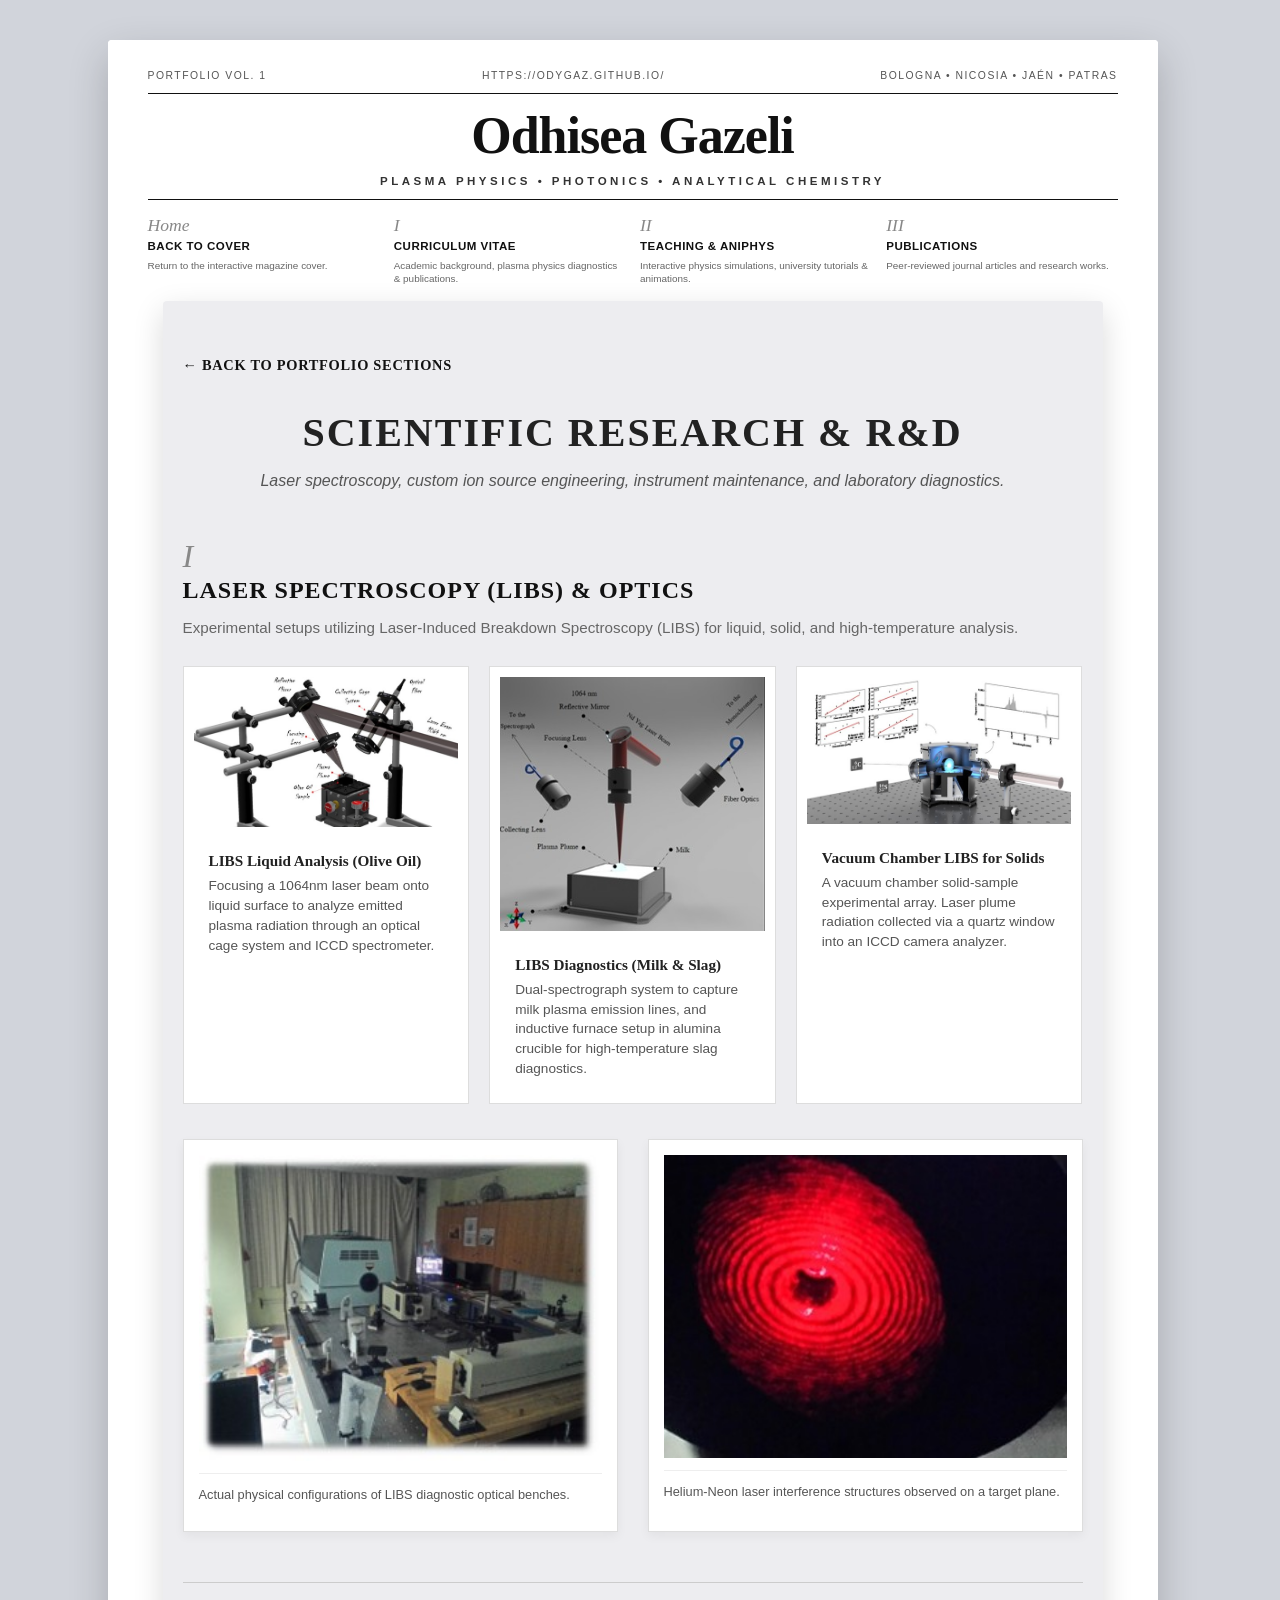
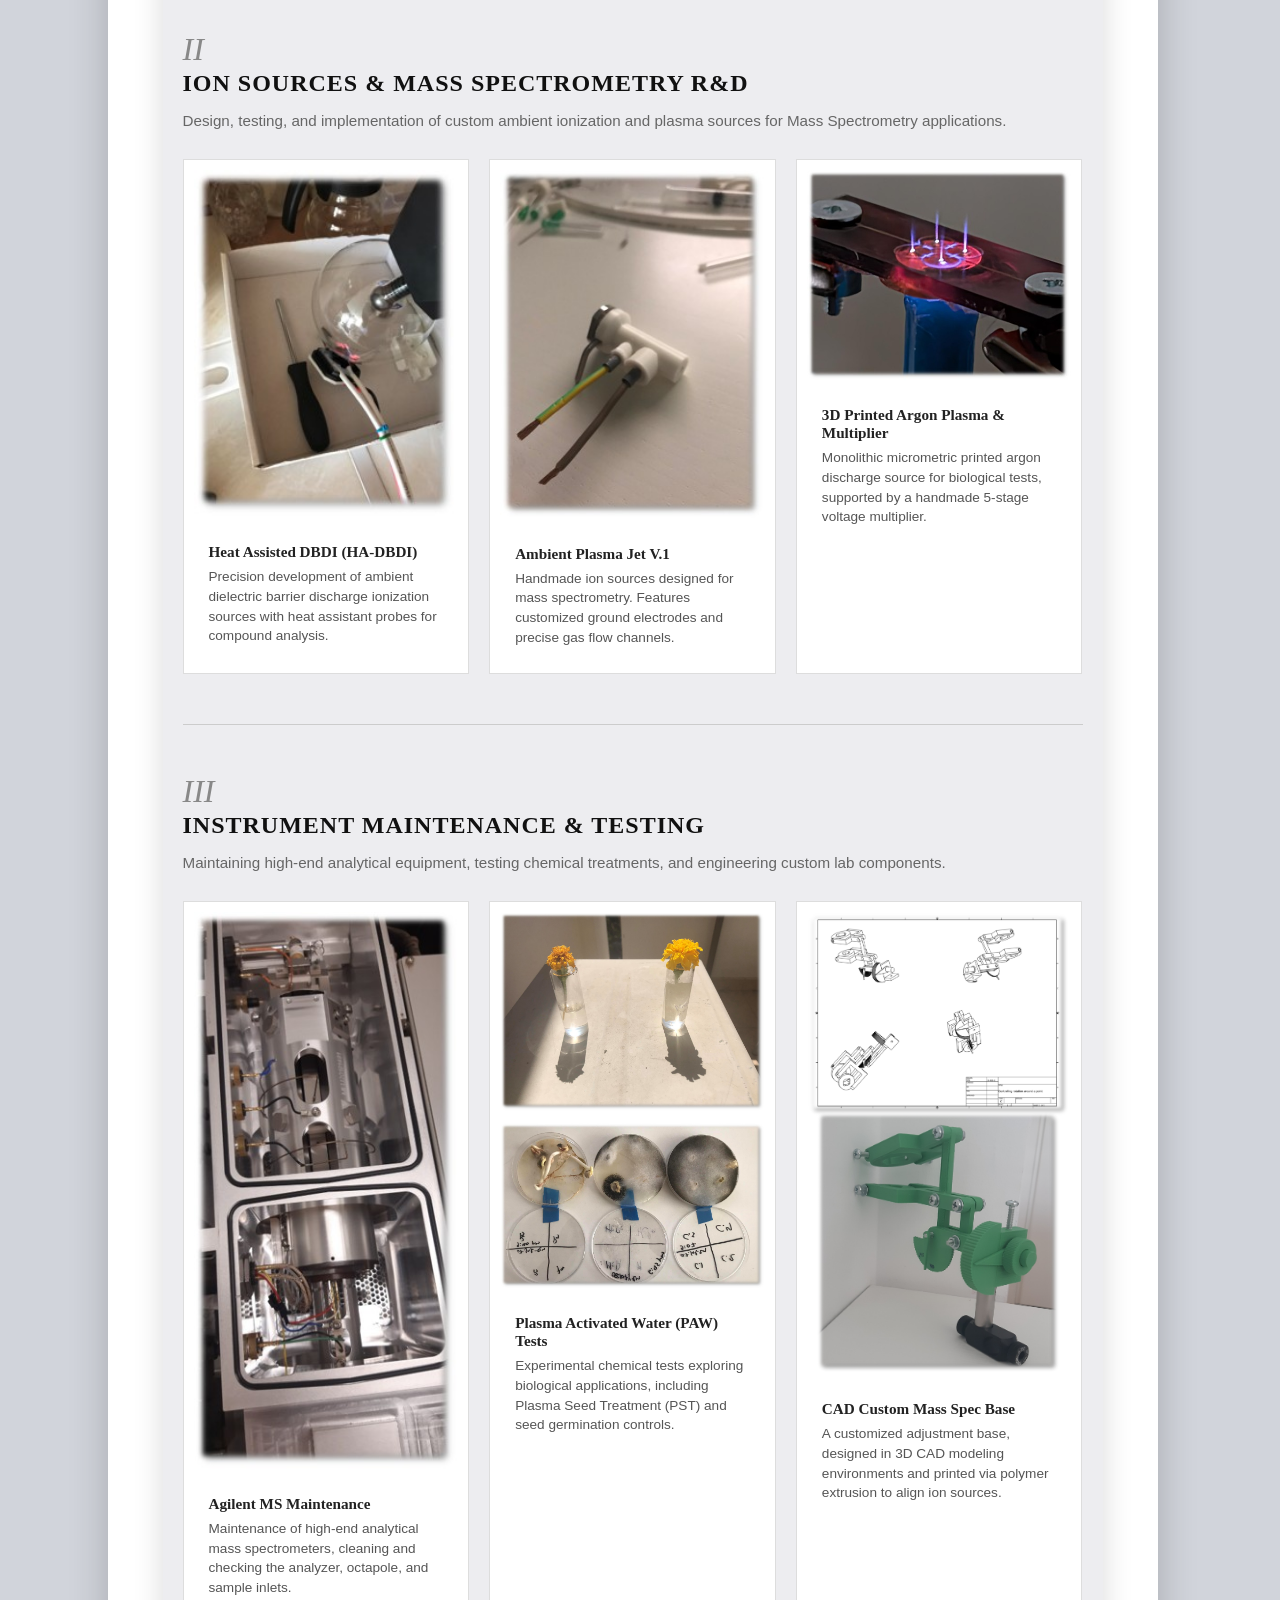
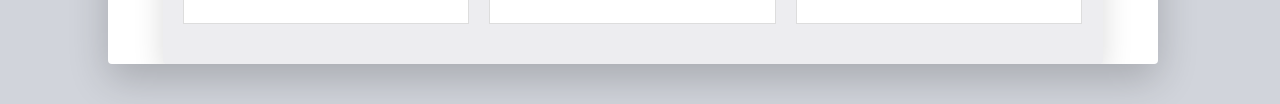
<file: pages/scientific-portfolio.html>
<!DOCTYPE html>
<html lang="en">
<head>
    <meta charset="UTF-8">
    <meta name="viewport" content="width=device-width, initial-scale=1.0">
    <title>Scientific Research & R&D - Odhisea Gazeli</title>
    <link rel="stylesheet" href="../assets/css/style.css">
</head>
<body>
    <div class="magazine-layout">
        <div class="magazine-container">
            
            <!-- ΚΟΙΝΗ ΚΕΦΑΛΙΔΑ ΠΕΡΙΟΔΙΚΟΥ (Masthead) -->
            <header class="magazine-header">
                <div class="header-meta">
                    <span class="meta-left">PORTFOLIO VOL. 1</span>
                    <span class="meta-center">https://odygaz.github.io/</span>
                    <span class="meta-right">Bologna • Nicosia • Jaén • Patras</span>
                </div>
                <hr class="header-line">
                <h1 class="magazine-title">Odhisea Gazeli</h1>
                <p class="magazine-tagline">PLASMA PHYSICS • PHOTONICS • ANALYTICAL CHEMISTRY</p>
                <hr class="header-line">

                <!-- Μενού Πλοήγησης (Κρατάμε ΑΥΣΤΗΡΑ τις 4 στήλες) -->
                <nav class="magazine-nav">
                    <a href="../index.html" class="nav-column">
                        <span class="column-num">Home</span>
                        <h2 class="column-title">BACK TO COVER</h2>
                        <p class="column-desc">Return to the interactive magazine cover.</p>
                    </a>
                    <a href="cv.html" class="nav-column">
                        <span class="column-num">I</span>
                        <h2 class="column-title">CURRICULUM VITAE</h2>
                        <p class="column-desc">Academic background, plasma physics diagnostics &amp; publications.</p>
                    </a>
                    <a href="teaching.html" class="nav-column">
                        <span class="column-num">II</span>
                        <h2 class="column-title">TEACHING &amp; ANIPHYS</h2>
                        <p class="column-desc">Interactive physics simulations, university tutorials &amp; animations.</p>
                    </a>
                    <a href="publications.html" class="nav-column">
                        <span class="column-num">III</span>
                        <h2 class="column-title">PUBLICATIONS</h2>
                        <p class="column-desc">Peer-reviewed journal articles and research works.</p>
                    </a>
                </nav>
            </header>

            <!-- ΚΥΡΙΩΣ ΠΕΡΙΕΧΟΜΕΝΟ PORTFOLIO -->
            <main class="portfolio-page-content">
                
                <!-- Πλοήγηση Επιστροφής στο Portfolio Gateway -->
                <div style="margin-bottom: 35px; margin-top: 15px;">
                    <a href="portfolio.html" style="text-decoration: none; color: #111111; font-family: 'Georgia', serif; font-size: 0.9rem; font-weight: bold; letter-spacing: 0.05em; display: inline-flex; align-items: center; gap: 6px;">
                        ← BACK TO PORTFOLIO SECTIONS
                    </a>
                </div>

                <div class="portfolio-intro">
                    <h2 class="portfolio-main-title">SCIENTIFIC RESEARCH &amp; R&amp;D</h2>
                    <p class="portfolio-main-subtitle">Laser spectroscopy, custom ion source engineering, instrument maintenance, and laboratory diagnostics.</p>
                </div>

                <!-- SECTION I: LASER SPECTROSCOPY (LIBS) & OPTICAL DIAGNOSTICS -->
                <section class="portfolio-section">
                    <div class="section-editorial-header">
                        <span class="section-roman-num">I</span>
                        <h3 class="section-title">LASER SPECTROSCOPY (LIBS) &amp; OPTICS</h3>
                        <p class="section-desc">Experimental setups utilizing Laser-Induced Breakdown Spectroscopy (LIBS) for liquid, solid, and high-temperature analysis.</p>
                    </div>
                    
                    <!-- Χρήση του drawings-gallery-grid για 3 στήλες των projects -->
                    <div class="drawings-gallery-grid">
                        
                        <!-- Project 1: LIBS liquid 1 -->
                        <div class="drawing-item">
                            <img src="../assets/images/portfolio/libs-liquid-1.jpg" alt="LIBS Liquid Analysis" class="portfolio-img">
                            <div class="drawing-info" style="padding: 15px; text-align: left;">
                                <span class="drawing-title" style="font-weight: bold; display: block; margin-bottom: 6px;">LIBS Liquid Analysis (Olive Oil)</span>
                                <p style="font-size: 0.85rem; line-height: 1.45; color: #555555; margin: 0;">Focusing a 1064nm laser beam onto liquid surface to analyze emitted plasma radiation through an optical cage system and ICCD spectrometer.</p>
                            </div>
                        </div>

                        <!-- Project 2: LIBS liquid 2 & Slag -->
                        <div class="drawing-item">
                            <img src="../assets/images/portfolio/libs-liquid-2.jpg" alt="LIBS Milk & Slag Analysis" class="portfolio-img">
                            <div class="drawing-info" style="padding: 15px; text-align: left;">
                                <span class="drawing-title" style="font-weight: bold; display: block; margin-bottom: 6px;">LIBS Diagnostics (Milk &amp; Slag)</span>
                                <p style="font-size: 0.85rem; line-height: 1.45; color: #555555; margin: 0;">Dual-spectrograph system to capture milk plasma emission lines, and inductive furnace setup in alumina crucible for high-temperature slag diagnostics.</p>
                            </div>
                        </div>

                        <!-- Project 3: LIBS Solids -->
                        <div class="drawing-item">
                            <img src="../assets/images/portfolio/libs-solids.jpg" alt="LIBS Vacuum Chamber" class="portfolio-img">
                            <div class="drawing-info" style="padding: 15px; text-align: left;">
                                <span class="drawing-title" style="font-weight: bold; display: block; margin-bottom: 6px;">Vacuum Chamber LIBS for Solids</span>
                                <p style="font-size: 0.85rem; line-height: 1.45; color: #555555; margin: 0;">A vacuum chamber solid-sample experimental array. Laser plume radiation collected via a quartz window into an ICCD camera analyzer.</p>
                            </div>
                        </div>

                    </div>

                    <!-- Χρήση του διπλού layout (automata-dual-layout) για τις φωτογραφίες των οπτικών τραπεζιών -->
                    <div class="automata-dual-layout" style="margin-top: 35px;">
                        <div class="automata-card">
                            <img src="../assets/images/portfolio/libs-lab.jpg" alt="LIBS Lab Setup" class="portfolio-img">
                            <span class="img-caption" style="text-align: left; padding: 12px 0;">Actual physical configurations of LIBS diagnostic optical benches.</span>
                        </div>
                        <div class="automata-card">
                            <img src="../assets/images/portfolio/optical-interference.jpg" alt="Interference Setup" class="portfolio-img">
                            <span class="img-caption" style="text-align: left; padding: 12px 0;">Helium-Neon laser interference structures observed on a target plane.</span>
                        </div>
                    </div>
                </section>

                <hr class="section-break">

                <!-- SECTION II: ION SOURCES & MASS SPECTROMETRY R&D -->
                <section class="portfolio-section">
                    <div class="section-editorial-header">
                        <span class="section-roman-num">II</span>
                        <h3 class="section-title">ION SOURCES &amp; MASS SPECTROMETRY R&amp;D</h3>
                        <p class="section-desc">Design, testing, and implementation of custom ambient ionization and plasma sources for Mass Spectrometry applications.</p>
                    </div>

                    <div class="drawings-gallery-grid">
                        
                        <!-- Project 4: DBDI Sources -->
                        <div class="drawing-item">
                            <img src="../assets/images/portfolio/ha-dbdi.jpg" alt="HA-DBDI Source" class="portfolio-img">
                            <div class="drawing-info" style="padding: 15px; text-align: left;">
                                <span class="drawing-title" style="font-weight: bold; display: block; margin-bottom: 6px;">Heat Assisted DBDI (HA-DBDI)</span>
                                <p style="font-size: 0.85rem; line-height: 1.45; color: #555555; margin: 0;">Precision development of ambient dielectric barrier discharge ionization sources with heat assistant probes for compound analysis.</p>
                            </div>
                        </div>

                        <!-- Project 5: Plasma Jets -->
                        <div class="drawing-item">
                            <img src="../assets/images/portfolio/plasma-jets.jpg" alt="Plasma Jet R&D" class="portfolio-img">
                            <div class="drawing-info" style="padding: 15px; text-align: left;">
                                <span class="drawing-title" style="font-weight: bold; display: block; margin-bottom: 6px;">Ambient Plasma Jet V.1</span>
                                <p style="font-size: 0.85rem; line-height: 1.45; color: #555555; margin: 0;">Handmade ion sources designed for mass spectrometry. Features customized ground electrodes and precise gas flow channels.</p>
                            </div>
                        </div>

                        <!-- Project 6: Argon Plasma & Multiplier -->
                        <div class="drawing-item">
                            <img src="../assets/images/portfolio/argon-plasma.jpg" alt="Argon Plasma and Multiplier" class="portfolio-img">
                            <div class="drawing-info" style="padding: 15px; text-align: left;">
                                <span class="drawing-title" style="font-weight: bold; display: block; margin-bottom: 6px;">3D Printed Argon Plasma &amp; Multiplier</span>
                                <p style="font-size: 0.85rem; line-height: 1.45; color: #555555; margin: 0;">Monolithic micrometric printed argon discharge source for biological tests, supported by a handmade 5-stage voltage multiplier.</p>
                            </div>
                        </div>

                    </div>
                </section>

                <hr class="section-break">

                <!-- SECTION III: INSTRUMENT MAINTENANCE & BIOLOGY TESTS -->
                <section class="portfolio-section">
                    <div class="section-editorial-header">
                        <span class="section-roman-num">III</span>
                        <h3 class="section-title">INSTRUMENT MAINTENANCE &amp; TESTING</h3>
                        <p class="section-desc">Maintaining high-end analytical equipment, testing chemical treatments, and engineering custom lab components.</p>
                    </div>

                    <div class="drawings-gallery-grid">
                        
                        <!-- Project 7: Agilent Maintenance -->
                        <div class="drawing-item">
                            <img src="../assets/images/portfolio/agilent-maintenance.jpg" alt="Agilent Maintenance" class="portfolio-img">
                            <div class="drawing-info" style="padding: 15px; text-align: left;">
                                <span class="drawing-title" style="font-weight: bold; display: block; margin-bottom: 6px;">Agilent MS Maintenance</span>
                                <p style="font-size: 0.85rem; line-height: 1.45; color: #555555; margin: 0;">Maintenance of high-end analytical mass spectrometers, cleaning and checking the analyzer, octapole, and sample inlets.</p>
                            </div>
                        </div>

                        <!-- Project 8: Biology Tests -->
                        <div class="drawing-item">
                            <img src="../assets/images/portfolio/biology-tests.jpg" alt="Plasma Activated Water Tests" class="portfolio-img">
                            <div class="drawing-info" style="padding: 15px; text-align: left;">
                                <span class="drawing-title" style="font-weight: bold; display: block; margin-bottom: 6px;">Plasma Activated Water (PAW) Tests</span>
                                <p style="font-size: 0.85rem; line-height: 1.45; color: #555555; margin: 0;">Experimental chemical tests exploring biological applications, including Plasma Seed Treatment (PST) and seed germination controls.</p>
                            </div>
                        </div>

                        <!-- Project 9: CAD MS base -->
                        <div class="drawing-item">
                            <img src="../assets/images/portfolio/cad-3d-base.jpg" alt="Custom 3D Base" class="portfolio-img">
                            <div class="drawing-info" style="padding: 15px; text-align: left;">
                                <span class="drawing-title" style="font-weight: bold; display: block; margin-bottom: 6px;">CAD Custom Mass Spec Base</span>
                                <p style="font-size: 0.85rem; line-height: 1.45; color: #555555; margin: 0;">A customized adjustment base, designed in 3D CAD modeling environments and printed via polymer extrusion to align ion sources.</p>
                            </div>
                        </div>

                    </div>
                </section>

            </main>

        </div>
    </div>
</body>
</html>
</file>
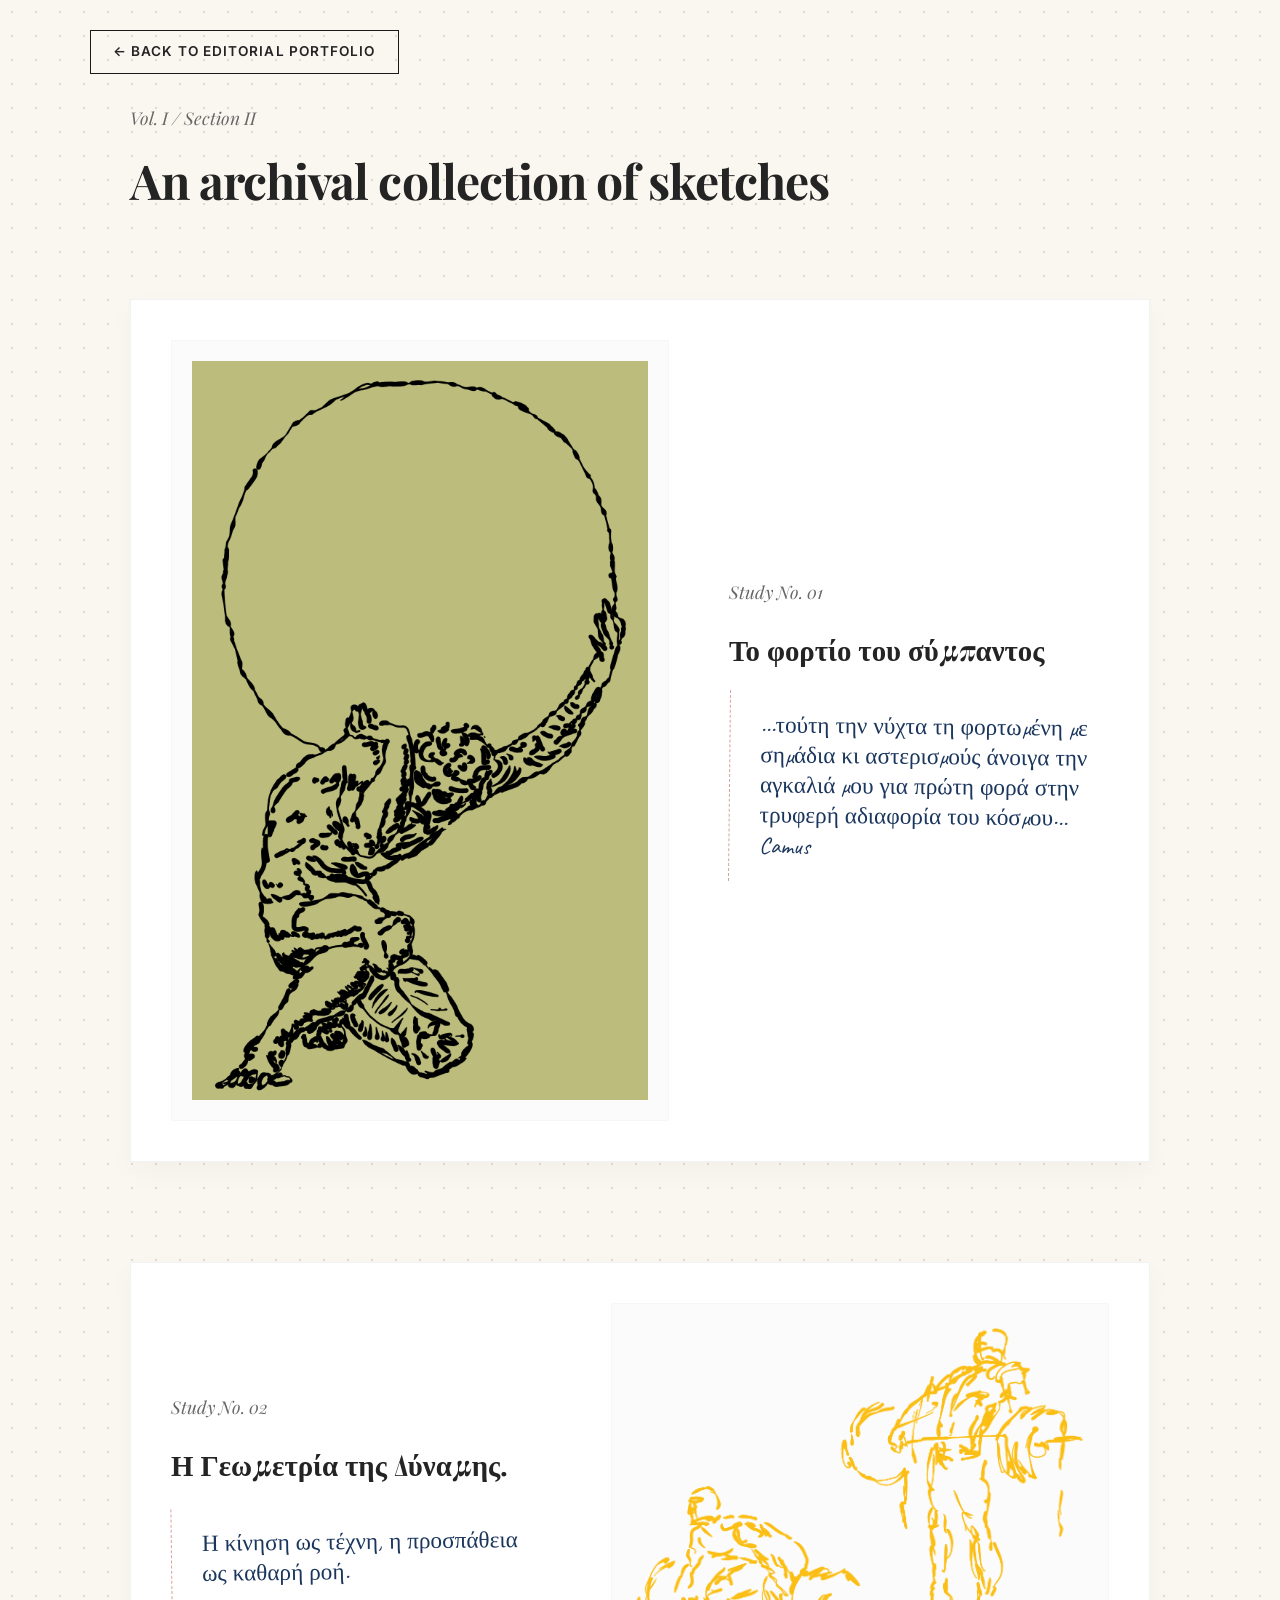
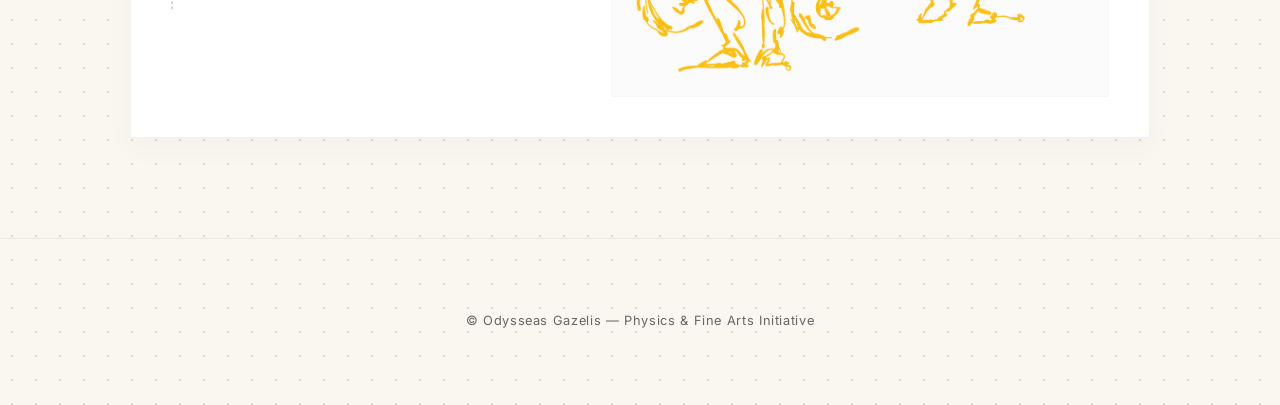
<file: pages/sketchbook.html>
<!DOCTYPE html>
<html lang="el">
<head>
    <meta charset="UTF-8">
    <meta name="viewport" content="width=device-width, initial-scale=1.0">
    <title>Sketchbook & Studies of Motion</title>
    
    <!-- Google Fonts: 
         1. Playfair Display (Serif για τίτλους / editorial αίσθηση)
         2. Inter (Sans-serif για καθαρό, αναγνώσιμο κείμενο)
         3. Caveat (Handwritten για τις Da Vinci σημειώσεις και διαγράμματα) 
    -->
    <link rel="preconnect" href="https://fonts.googleapis.com">
    <link rel="preconnect" href="https://fonts.gstatic.com" crossorigin>
    <link href="https://fonts.googleapis.com/css2?family=Caveat:wght@400..700&family=Inter:wght@300;400;600&family=Playfair+Display:ital,wght@0,400..900;1,400..900&display=swap" rel="stylesheet">
    
    <!-- Σύνδεση με το κεντρικό CSS του site σου (αν υπάρχει) -->
    <!-- <link rel="stylesheet" href="../assets/css/style.css"> -->
    
    <!-- Σύνδεση με το ειδικό CSS για το Sketchbook -->
    <link rel="stylesheet" href="../assets/css/sketchbook.css">
</head>
<body class="notebook-body">

    <!-- Header πλοήγησης με το κουμπί επιστροφής -->
    <header class="notebook-header">
        <div class="header-container">
            <!-- Αν η αρχική σου σελίδα είναι το index.html στο root, το ../index.html είναι σωστό.
                 Αν θέλεις να επιστρέφει σε άλλη σελίδα, αλλάζεις το href αναλόγως. -->
            <a href="../index.html" class="back-btn">
                ← Back to Editorial Portfolio
            </a>
        </div>
    </header>

    <!-- Κεντρικό περιεχόμενο της σελίδας -->
    <main class="notebook-container">
        
        <!-- Εισαγωγή / Τίτλος του Notebook -->
        <header class="notebook-intro">
            <span class="volume-tag">Vol. I / Section II</span>
            <h1 class="notebook-title">An archival collection of sketches</h1>
            <p class="notebook-subtitle">
            </p>
        </header>

        <!-- Το "άδειο" κοντέινερ στο οποίο η JavaScript θα χτίσει δυναμικά τα σχέδια και τις σημειώσεις σου -->
        <div id="notebook-paper" class="notebook-paper-grid">
            <!-- Τα σκίτσα θα εμφανιστούν εδώ αυτόματα μέσω του sketchbook.js -->
        </div>

    </main>

    <!-- Footer με minimal ακαδημαϊκή αναφορά -->
    <footer class="notebook-footer">
        <p>© Odysseas Gazelis — Physics & Fine Arts Initiative</p>
    </footer>

    <!-- Σύνδεση με το JS αρχείο που περιέχει τα δεδομένα και τη δυναμική σχεδίαση -->
    <script src="../assets/js/sketchbook.js"></script>
</body>
</html>
</file>
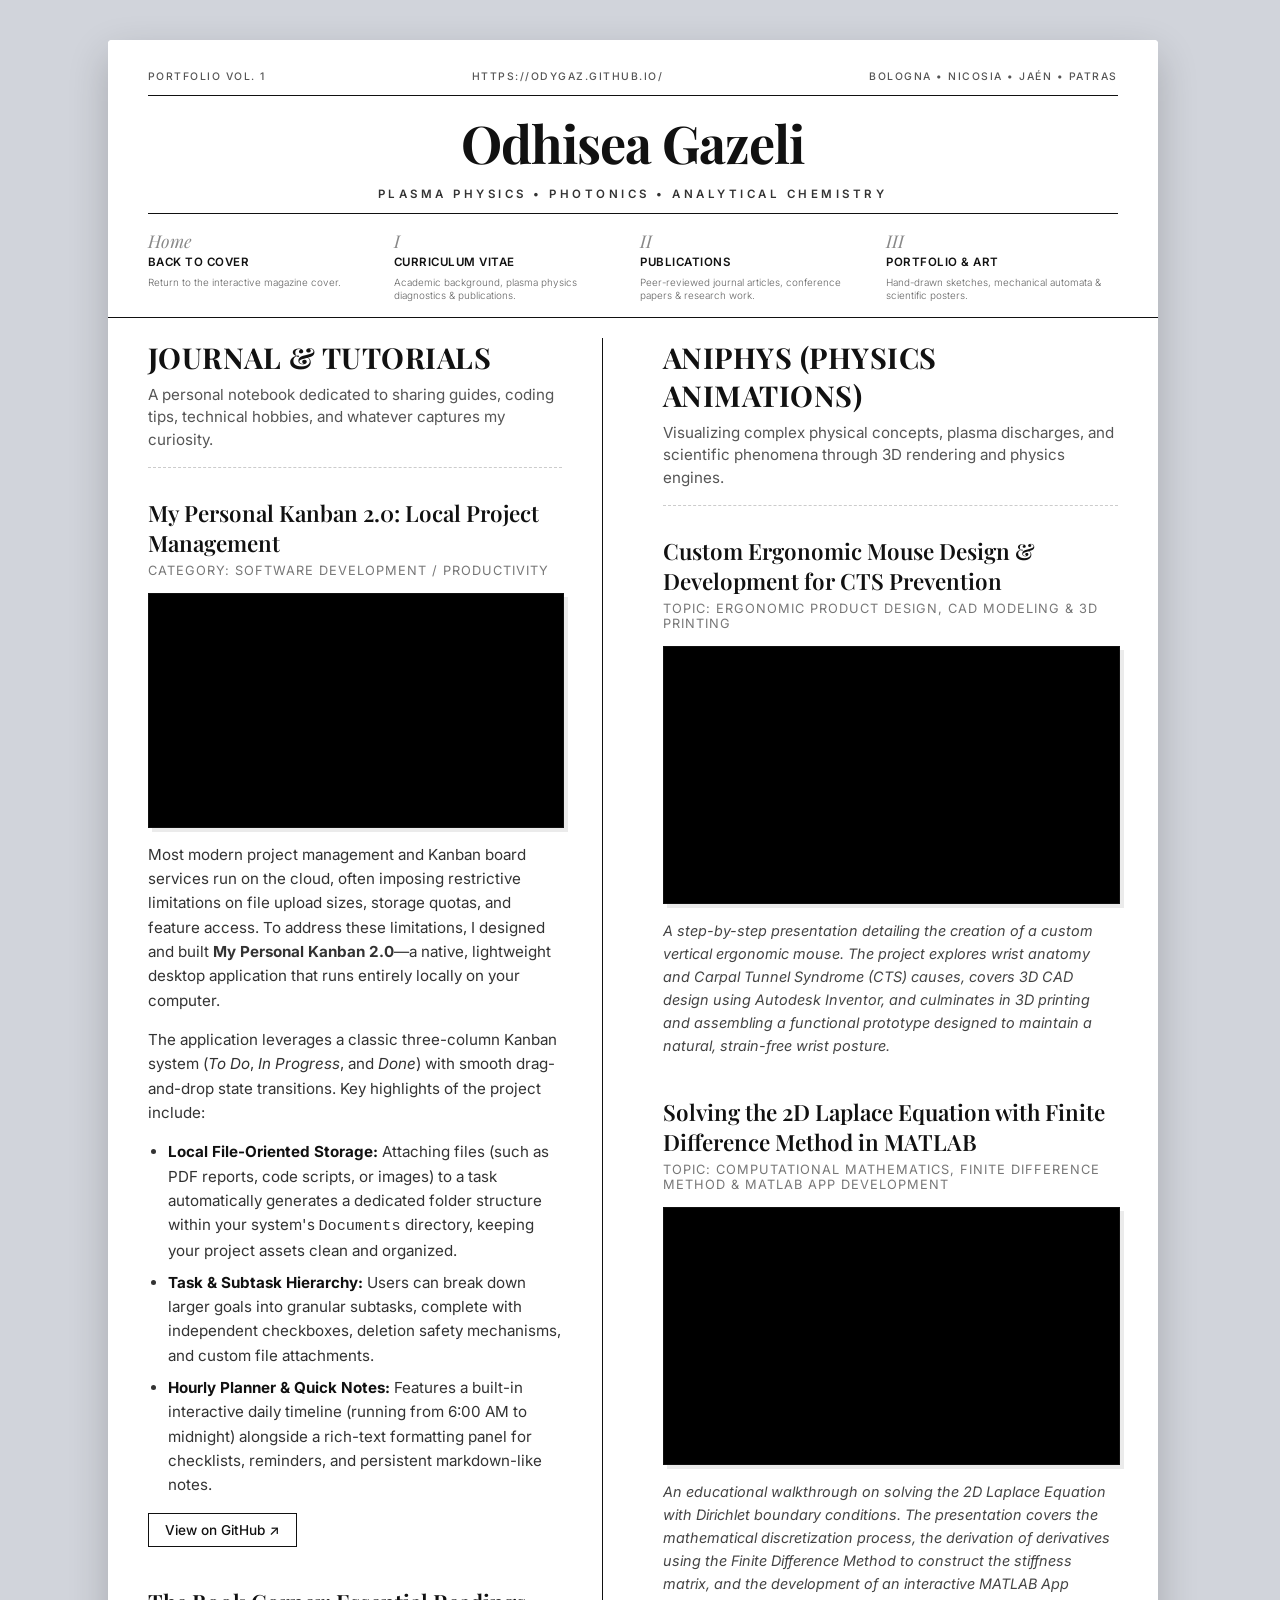
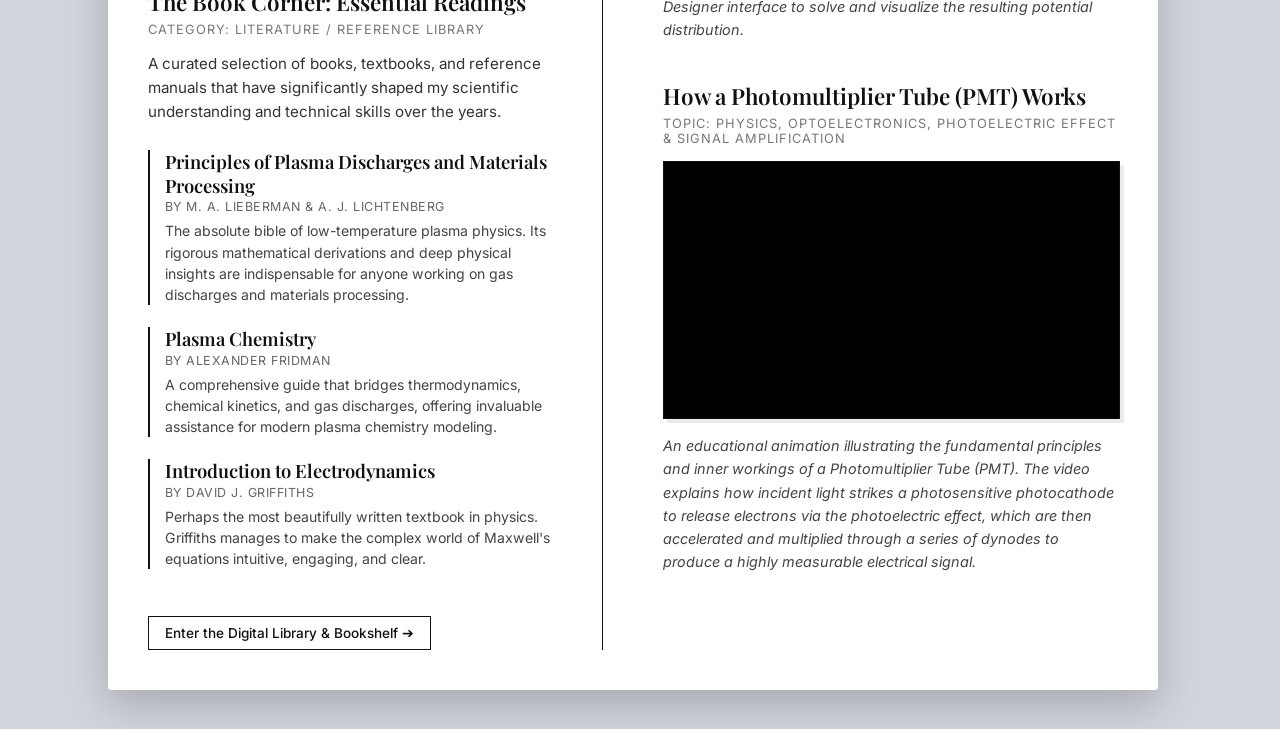
<file: pages/teaching.html>
<!DOCTYPE html>
<html lang="en">
<head>
  <meta charset="UTF-8">
  <meta name="viewport" content="width=device-width, initial-scale=1.0">
  <title>Teaching &amp; AniPhys - Odhisea Gazeli</title>
  
  <!-- Google Fonts -->
  <link rel="preconnect" href="https://fonts.googleapis.com">
  <link rel="preconnect" href="https://fonts.gstatic.com" crossorigin>
  <link href="https://fonts.googleapis.com/css2?family=Inter:wght@300;400;500;600&family=Playfair+Display:ital,wght@0,600;0,700;1,400&display=swap" rel="stylesheet">
  
  <!-- Σύνδεση με το ενιαίο CSS -->
  <link rel="stylesheet" href="../assets/css/style.css">
</head>
<body>

  <div class="magazine-layout">
    <div class="magazine-container">
      
      <!-- ΚΟΙΝΗ ΚΕΦΑΛΙΔΑ ΠΕΡΙΟΔΙΚΟΥ (Masthead & Μενού Πλοήγησης) -->
      <header class="magazine-header">
        <div class="header-meta">
          <span class="meta-left">PORTFOLIO VOL. 1</span>
          <span class="meta-center">https://odygaz.github.io/</span>
          <span class="meta-right">Bologna • Nicosia • Jaén • Patras</span>
        </div>
        <hr class="header-line">
        <h1 class="magazine-title">Odhisea Gazeli</h1>
        <p class="magazine-tagline">PLASMA PHYSICS • PHOTONICS • ANALYTICAL CHEMISTRY</p>
        <hr class="header-line">
        
        <!-- Μενού Πλοήγησης (Μενού 4 στηλών - Συμβατό με Teaching ως τρέχουσα σελίδα) -->
        <nav class="magazine-nav">
          <a href="../index.html" class="nav-column">
            <span class="column-num">Home</span>
            <h2 class="column-title">BACK TO COVER</h2>
            <p class="column-desc">Return to the interactive magazine cover.</p>
          </a>
          <a href="cv.html" class="nav-column">
            <span class="column-num">I</span>
            <h2 class="column-title">CURRICULUM VITAE</h2>
            <p class="column-desc">Academic background, plasma physics diagnostics &amp; publications.</p>
          </a>
          <a href="publications.html" class="nav-column">
            <span class="column-num">II</span>
            <h2 class="column-title">PUBLICATIONS</h2>
            <p class="column-desc">Peer-reviewed journal articles, conference papers &amp; research work.</p>
          </a>
          <a href="portfolio.html" class="nav-column">
            <span class="column-num">III</span>
            <h2 class="column-title">PORTFOLIO &amp; ART</h2>
            <p class="column-desc">Hand-drawn sketches, mechanical automata &amp; scientific posters.</p>
          </a>
        </nav>
      </header>

      <!-- ΠΕΡΙΕΧΟΜΕΝΟ ΣΕΛΙΔΑΣ (Split Editorial Layout) -->
      <main class="teaching-page-content">
        <div class="editorial-split-grid">
          
          <!-- ΑΡΙΣΤΕΡΗ ΣΤΗΛΗ: TUTORIALS & NOTES -->
          <section class="editorial-column tutorials-col">
            <h2 class="section-editorial-title">JOURNAL &amp; TUTORIALS</h2>
            <p class="section-editorial-subtitle">A personal notebook dedicated to sharing guides, coding tips, technical hobbies, and whatever captures my curiosity.</p>
            
			<!-- Άρθρο/Tutorial 1: My Personal Kanban 2.0 -->
            <article class="editorial-article">
              <h3 class="article-title">My Personal Kanban 2.0: Local Project Management</h3>
              <p class="article-meta">Category: Software Development / Productivity</p>
              
              <!-- Responsive YouTube Video -->
              <div class="video-container">
                <!-- Εδώ έχω βάλει ήδη το σωστό, διορθωμένο URL για το βίντεό σου! -->
                <iframe src="https://www.youtube.com/embed/QACmKC3ESC4" title="YouTube video player" frameborder="0" allow="accelerometer; autoplay; clipboard-write; encrypted-media; gyroscope; picture-in-picture" allowfullscreen loading="lazy"></iframe>
              </div>
              
              <p class="article-text">
                Most modern project management and Kanban board services run on the cloud, often imposing restrictive limitations on file upload sizes, storage quotas, and feature access. To address these limitations, I designed and built <strong>My Personal Kanban 2.0</strong>—a native, lightweight desktop application that runs entirely locally on your computer. 
              </p>
              
              <p class="article-text">
                The application leverages a classic three-column Kanban system (<em>To Do</em>, <em>In Progress</em>, and <em>Done</em>) with smooth drag-and-drop state transitions. Key highlights of the project include:
              </p>
              
              <ul class="article-bullet-list">
                <li><strong>Local File-Oriented Storage:</strong> Attaching files (such as PDF reports, code scripts, or images) to a task automatically generates a dedicated folder structure within your system's <code>Documents</code> directory, keeping your project assets clean and organized.</li>
                <li><strong>Task &amp; Subtask Hierarchy:</strong> Users can break down larger goals into granular subtasks, complete with independent checkboxes, deletion safety mechanisms, and custom file attachments.</li>
                <li><strong>Hourly Planner &amp; Quick Notes:</strong> Features a built-in interactive daily timeline (running from 6:00 AM to midnight) alongside a rich-text formatting panel for checklists, reminders, and persistent markdown-like notes.</li>
              </ul>
              
              <div class="article-actions">
                <a href="https://github.com/OdyGaz" target="_blank" class="article-btn">View on GitHub ↗</a>
              </div>
            </article>

            <!-- Άρθρο 2: The Book Corner -->
            <article class="editorial-article">
              <h3 class="article-title">The Book Corner: Essential Readings</h3>
              <p class="article-meta">Category: Literature / Reference Library</p>
              <p class="article-text">
                A curated selection of books, textbooks, and reference manuals that have significantly shaped my scientific understanding and technical skills over the years.
              </p>
              
              <!-- Λίστα Βιβλίων (Book Corner Grid) -->
              <div class="book-corner-grid">
                
                <!-- Βιβλίο 1 -->
                <div class="book-item">
                  <div class="book-info">
                    <span class="book-title">Principles of Plasma Discharges and Materials Processing</span>
                    <span class="book-author">by M. A. Lieberman &amp; A. J. Lichtenberg</span>
                  </div>
                  <p class="book-review">
                    The absolute bible of low-temperature plasma physics. Its rigorous mathematical derivations and deep physical insights are indispensable for anyone working on gas discharges and materials processing.
                  </p>
                </div>

                <!-- Βιβλίο 2 -->
                <div class="book-item">
                  <div class="book-info">
                    <span class="book-title">Plasma Chemistry</span>
                    <span class="book-author">by Alexander Fridman</span>
                  </div>
                  <p class="book-review">
                    A comprehensive guide that bridges thermodynamics, chemical kinetics, and gas discharges, offering invaluable assistance for modern plasma chemistry modeling.
                  </p>
                </div>

                <!-- Βιβλίο 3 -->
                <div class="book-item">
                  <div class="book-info">
                    <span class="book-title">Introduction to Electrodynamics</span>
                    <span class="book-author">by David J. Griffiths</span>
                  </div>
                  <p class="book-review">
                    Perhaps the most beautifully written textbook in physics. Griffiths manages to make the complex world of Maxwell's equations intuitive, engaging, and clear.
                  </p>
                </div>
				<!-- Κουμπί για μετάβαση στη Βιβλιοθήκη -->
                <div class="article-actions" style="margin-top: 25px;">
				 <a href="library.html" class="article-btn">Enter the Digital Library &amp; Bookshelf ➔</a>
				</div>
				
			

              </div>
            </article>
          </section>

          <!-- ΔΕΞΙΑ ΣΤΗΛΗ: ANIPHYS -->
          <section class="editorial-column aniphys-col">
            <h2 class="section-editorial-title">ANIPHYS (PHYSICS ANIMATIONS)</h2>
            <p class="section-editorial-subtitle">Visualizing complex physical concepts, plasma discharges, and scientific phenomena through 3D rendering and physics engines.</p>
            
            <!-- Animation Item 1 (Connected to your YouTube Playlist) -->
            <article class="editorial-article">
              <h3 class="article-title">Custom Ergonomic Mouse Design &amp; Development for CTS Prevention</h3>
              <p class="article-meta">Topic: Ergonomic Product Design, CAD Modeling &amp; 3D Printing</p>
              
              <div class="video-container">
                <!-- Embed video link here -->
                <iframe src="https://www.youtube.com/embed/dVU4djLjZXc" referrerpolicy="strict-origin-when-cross-origin" title="YouTube video player" frameborder="0" allow="accelerometer; autoplay; clipboard-write; encrypted-media; gyroscope; picture-in-picture" allowfullscreen loading="lazy"></iframe>
              </div>
              
              <p class="article-text italic-caption">
                A step-by-step presentation detailing the creation of a custom vertical ergonomic mouse. The project explores wrist anatomy and Carpal Tunnel Syndrome (CTS) causes, covers 3D CAD design using Autodesk Inventor, and culminates in 3D printing and assembling a functional prototype designed to maintain a natural, strain-free wrist posture. 
              </p>
            </article>

            <!-- Animation Item 2 (Connected to your YouTube Playlist) -->
            <article class="editorial-article">
              <h3 class="article-title">Solving the 2D Laplace Equation with Finite Difference Method in MATLAB</h3>
              <p class="article-meta">Topic: Computational Mathematics, Finite Difference Method &amp; MATLAB App Development</p>
              
              <div class="video-container">
                <!-- Embed video link here -->
                <iframe src="https://www.youtube.com/embed/oEdlxMX_nGg?si=_VnAwvymfzdgM1qo" referrerpolicy="strict-origin-when-cross-origin" title="YouTube video player" frameborder="0" allow="accelerometer; autoplay; clipboard-write; encrypted-media; gyroscope; picture-in-picture" allowfullscreen loading="lazy"></iframe>
              </div>
              
              <p class="article-text italic-caption">
                An educational walkthrough on solving the 2D Laplace Equation with Dirichlet boundary conditions. The presentation covers the mathematical discretization process, the derivation of derivatives using the Finite Difference Method to construct the stiffness matrix, and the development of an interactive MATLAB App Designer interface to solve and visualize the resulting potential distribution.
              </p>
            </article>
			
			</article>
			<!-- Animation Item 3 (Connected to your YouTube Playlist) -->
            <article class="editorial-article">
              <h3 class="article-title">How a Photomultiplier Tube (PMT) Works</h3>
              <p class="article-meta">Topic: Physics, Optoelectronics, Photoelectric Effect &amp; Signal Amplification</p>
              
              <div class="video-container">
                <!-- Αντικαταστήστε το [YOUR_YOUTUBE_URL] με το link του βίντεο -->
                <iframe src="https://www.youtube.com/embed/jRlFU7HxKpY" referrerpolicy="strict-origin-when-cross-origin" title="YouTube video player" frameborder="0" allow="accelerometer; autoplay; clipboard-write; encrypted-media; gyroscope; picture-in-picture" allowfullscreen loading="lazy"></iframe>
              </div>
              
              <p class="article-text italic-caption">
                An educational animation illustrating the fundamental principles and inner workings of a Photomultiplier Tube (PMT). The video explains how incident light strikes a photosensitive photocathode to release electrons via the photoelectric effect, which are then accelerated and multiplied through a series of dynodes to produce a highly measurable electrical signal.
              </p>
            </article>
            

        </div>
      </main>

    </div>
  </div>

  <!-- Σύνδεση με το κεντρικό JavaScript -->
  <script src="../assets/js/main.js"></script>
</body>
</html>
</file>
<file: assets/css/style.css>
/* ==========================================================================
   1. ΓΕΝΙΚΕΣ ΡΥΘΜΙΣΕΙΣ & ΓΡΑΜΜΑΤΟΣΕΙΡΕΣ (BASE STYLES)
   ========================================================================== */

html {
    scrollbar-gutter: stable; /* Δεσμεύει μόνιμα χώρο για το scrollbar, αποτρέποντας το οριζόντιο πήδημα */
}

body {
    font-family: 'Inter', 'Arial', sans-serif;
    background-color: #d1d4db; /* Σκούρο γκρι φόντο σελίδας */
    color: #222;
    margin: 0;
    padding: 40px 20px;
}

/* ==========================================================================
   2. ΑΡΧΙΚΗ ΣΕΛΙΔΑ - MAGAZINE LAYOUT (index.html)
   ========================================================================== */
.magazine-layout {
    display: flex;
    justify-content: center;
    align-items: flex-start; /* Αλλαγή από center σε flex-start για να κλειδώσει η κορυφή του header */
    min-height: 100vh;
}

.magazine-container {
    width: 100%;
    max-width: 1050px; /* Ενοποιημένο πλάτος 1050px για όλες τις σελίδες */
    background-color: #fff;
    box-shadow: 0 15px 40px rgba(0, 0, 0, 0.2);
    border-radius: 4px;
    overflow: hidden;
    display: flex;
    flex-direction: column;
}

/* Λευκό Header */
.magazine-header {
    background-color: #fff;
    padding: 30px 40px 15px 40px;
    text-align: center;
}

.header-meta {
    display: flex;
    justify-content: space-between;
    font-size: 0.65rem;
    font-weight: 500;
    letter-spacing: 1.5px;
    color: #555;
    text-transform: uppercase;
}

.header-line {
    border: 0;
    border-top: 1px solid #111;
    margin: 12px 0;
}

.magazine-title {
    font-family: 'Playfair Display', 'Georgia', serif;
    font-size: 3.25rem;
    font-weight: 700;
    margin: 8px 0;
    color: #111;
    letter-spacing: -1px;
}

.magazine-tagline {
    font-size: 0.72rem;
    letter-spacing: 3.5px;
    font-weight: 600;
    color: #333;
    margin: 10px 0;
    text-transform: uppercase;
}

/* 4-στηλο Μενού Πλοήγησης */
.magazine-nav {
    display: grid;
    grid-template-columns: repeat(4, 1fr);
    gap: 15px;
    text-align: left;
    margin-top: 15px;
}

.nav-column {
    display: flex;
    flex-direction: column;
    text-decoration: none;
    color: #111;
    transition: opacity 0.2s ease;
}

.nav-column:hover {
    opacity: 0.7;
}

.column-num {
    font-family: 'Playfair Display', serif;
    font-size: 1.1rem;
    font-style: italic;
    color: #888;
    margin-bottom: 4px;
}

.column-title {
    font-size: 0.72rem;
    font-weight: 600;
    margin: 0 0 6px 0;
    letter-spacing: 0.5px;
    line-height: 1.2;
}

.column-desc {
    font-size: 0.62rem;
    color: #666;
    margin: 0;
    line-height: 1.3;
    font-weight: 300;
}

/* Hero Image */
.magazine-hero {
    position: relative;
    width: 100%;
    line-height: 0; /* Αφαιρεί κενά κάτω από την εικόνα */
}

.hero-img {
    width: 100%;
    height: auto;
    display: block;
}

/* Αόρατο clickable κουμπί πάνω από το Barcode */
.barcode-hitbox {
    position: absolute;
    bottom: 2%;
    left: 2%;
    width: 11%;
    height: 17%;
    z-index: 10;
    cursor: pointer;
    transition: background-color 0.3s ease;
}

.barcode-hitbox:hover {
    background-color: rgba(255, 255, 255, 0.15);
}

/* Διόρθωση για να εμφανίζονται τα contact links πάνω από το hero image */
.contact-column {
    position: relative;
    z-index: 20;
}
/* ==========================================================================
   3. ΣΕΛΙΔΑ ΔΗΜΟΣΙΕΥΣΕΩΝ - SPREAD LAYOUT (pages/publications.html)
   ========================================================================== */
.magazine-spread {
    display: grid;
    grid-template-columns: 1.1fr 0.9fr; /* 2 στήλες: Άρθρο & Παιχνίδι */
    gap: 30px;
    padding: 20px 40px 40px 40px;
    background-color: #fff;
    border-top: 1px solid #ddd;
}

/* Αριστερή Στήλη: Το Άρθρο */
.spread-article {
    text-align: left;
    border-right: 1px solid #eee;
    padding-right: 25px;
}

.article-title {
    font-family: 'Playfair Display', serif;
    font-size: 1.85rem;
    font-weight: 700;
    margin-top: 0;
    margin-bottom: 10px;
    color: #111;
}

.article-intro {
    font-size: 0.85rem;
    line-height: 1.5;
    color: #555;
    margin-bottom: 30px;
    font-style: italic;
}

/* Λίστα Δημοσιεύσεων */
.publications-paper-list {
    max-height: 550px; /* Scrollable λίστα */
    overflow-y: auto;
    padding-right: 15px;
}

/* Webkit Scrollbar για την αισθητική του περιοδικού */
.publications-paper-list::-webkit-scrollbar {
    width: 6px;
}
.publications-paper-list::-webkit-scrollbar-track {
    background: #f1f1f1;
    border-radius: 4px;
}
.publications-paper-list::-webkit-scrollbar-thumb {
    background: #ccc;
    border-radius: 4px;
}
.publications-paper-list::-webkit-scrollbar-thumb:hover {
    background: #aaa;
}

.year-group {
    margin-bottom: 25px;
}

.year-title {
    font-family: 'Playfair Display', serif;
    font-size: 1.25rem;
    font-weight: 700;
    color: #111;
    border-bottom: 1px solid #111;
    padding-bottom: 4px;
    margin-top: 0;
    margin-bottom: 12px;
}

.paper-item {
    position: relative;
    padding: 10px 10px 10px 30px;
    margin-bottom: 15px;
    background-color: #fafafa;
    border-left: 2px solid #ddd;
    border-radius: 0 4px 4px 0;
    transition: all 0.3s ease;
}

.paper-num {
    position: absolute;
    left: 6px;
    top: 10px;
    font-size: 0.75rem;
    font-weight: 600;
    color: #888;
}

.paper-text {
    font-size: 0.78rem;
    line-height: 1.45;
    margin: 0 0 6px 0;
    color: #333;
}

.paper-text strong {
    color: #111;
}

.paper-doi {
    display: inline-block;
    font-size: 0.72rem;
    color: #111;
    text-decoration: none;
    font-weight: 600;
    transition: color 0.2s ease;
}

.paper-doi:hover {
    color: #555;
    text-decoration: underline;
}

/* Εφέ Highlight όταν μια φυσαλίδα δείχνει ένα paper */
.paper-item.highlighted-by-game {
    background-color: #fce881; /* Κίτρινο highlight */
    border-left-color: #111;
    transform: translateX(4px);
    box-shadow: 0 4px 10px rgba(0,0,0,0.05);
}

/* Δεξιά Στήλη: Το Παιχνίδι */
.spread-interactive {
    display: flex;
    flex-direction: column;
    justify-content: flex-start;
}

.game-wrapper {
    position: sticky;
    top: 20px; /* Μένει σταθερό κατά το σκρολάρισμα */
}

.game-canvas {
    position: relative;
    width: 100%;
    border-radius: 4px;
    overflow: hidden;
    box-shadow: 0 10px 25px rgba(0,0,0,0.15);
    line-height: 0;
}

.game-bg-img {
    width: 100%;
    height: auto;
    display: block;
}

.game-instructions {
    font-size: 0.7rem;
    line-height: 1.4;
    color: #666;
    margin-top: 15px;
    background-color: #f9f9f9;
    padding: 10px 12px;
    border-radius: 4px;
    border-left: 2px solid #aaa;
}

/* Στοιχεία Φυσαλίδας (Glowing Bubble) */
.glowing-bubble {
    position: absolute;
    width: 24px;
    height: 24px;
    border-radius: 50%;
    cursor: pointer;
    z-index: 20;
    transform: scale(1);
    opacity: 0.9;
    transition: transform 0.2s ease, opacity 0.3s ease;
    animation: floatBubble 4s ease-in-out infinite alternate;
}

.glowing-bubble:hover {
    transform: scale(1.3);
    opacity: 1;
    z-index: 30;
}

/* Tooltip Φυσαλίδας */
.bubble-tooltip {
    display: none;
    position: absolute;
    bottom: 30px;
    left: 50%;
    transform: translateX(-50%);
    width: 180px;
    background-color: rgba(17, 17, 17, 0.95);
    color: #fff;
    padding: 8px 10px;
    border-radius: 4px;
    font-size: 0.65rem;
    line-height: 1.3;
    text-align: center;
    box-shadow: 0 4px 10px rgba(0,0,0,0.2);
    pointer-events: none;
}

.bubble-tooltip::after {
    content: '';
    position: absolute;
    top: 100%;
    left: 50%;
    transform: translateX(-50%);
    border-width: 5px;
    border-style: solid;
    border-color: rgba(17, 17, 17, 0.95) transparent transparent transparent;
}

.glowing-bubble:hover .bubble-tooltip {
    display: block;
}

.click-prompt {
    display: inline-block;
    margin-top: 4px;
    color: #fce881;
    font-weight: 600;
    font-size: 0.6rem;
    text-transform: uppercase;
}

/* Κίνηση αιώρησης φυσαλίδων */
@keyframes floatBubble {
    0% {
        transform: translateY(0px);
    }
    100% {
        transform: translateY(-8px);
    }
}

/* ==========================================================================
   4. ΣΕΛΙΔΑ ΒΙΟΓΡΑΦΙΚΟΥ (pages/cv.html)
   ========================================================================== */
.cv-container {
    max-width: 850px;
    margin: 0 auto;
    background-color: #ededf0; /* Το ελαφρώς γκρι/χαρτί φόντο του CV */
    padding: 40px 45px 50px 45px;
    box-shadow: 0 10px 30px rgba(0, 0, 0, 0.15);
    border-radius: 4px;
}

/* Κουμπί Επιστροφής στην Αρχική - Minimal Outline */
.back-home-btn {
    display: inline-block;
    text-decoration: none;
    color: #222;
    font-size: 0.75rem;
    font-weight: 600;
    letter-spacing: 0.8px;
    text-transform: uppercase;
    border: 1px solid #888;
    border-radius: 4px;
    padding: 6px 14px;
    background-color: transparent;
    margin-bottom: 25px;
    transition: all 0.2s ease;
}

.back-home-btn:hover {
    color: #fff;
    background-color: #111;
    border-color: #111;
}

.cv-header {
    text-align: center;
    margin-bottom: 35px;
}

.header-img {
    max-width: 100%;
    height: auto;
    display: inline-block;
}

/* Διάταξη 3 Στηλών (Πάνω Μέρος) */
.cv-grid {
    display: grid;
    grid-template-columns: 1fr 260px 1fr;
    gap: 25px;
    align-items: center;
}

.cv-col h2 {
    font-size: 1.25rem;
    color: #111;
    border-bottom: 1px solid #999;
    padding-bottom: 6px;
    margin-top: 0;
    margin-bottom: 15px;
    text-align: center;
}

.item {
    margin-bottom: 20px;
    font-size: 0.85rem;
    line-height: 1.4;
}

.title-highlight {
    font-weight: bold;
    margin: 0 0 4px 0;
}

.subtitle {
    margin: 0 0 4px 0;
    color: #444;
}

.details {
    margin: 0;
    font-style: italic;
    color: #555;
}

/* Μεσαία στήλη: Φιγούρα & Grid (Διορθωμένο Path) */
.center-col {
    text-align: center;
}

.avatar-bg {
    display: inline-block;
    background-image: url('../images/grid.png'); /* Διορθωμένο relative path */
    background-size: cover;
    background-position: center;
    background-repeat: no-repeat;
    padding: 10px;
    border-radius: 8px;
    max-width: 100%;
    box-sizing: border-box;
}

.avatar-img {
    max-width: 100%;
    height: auto;
    display: block;
    margin: 0 auto;
}

/* Highlights */
.highlight-yellow {
    background-color: #fce881;
    padding: 1px 5px;
    font-weight: bold;
    color: #111;
}

.highlight-green {
    background-color: #b7e8ad;
    padding: 1px 5px;
    font-weight: bold;
    color: #111;
}

.divider {
    border: 0;
    height: 1px;
    background: #222;
    margin: 25px 0;
}

/* Skills, Publications, Awards */
.full-width-section {
    font-size: 0.85rem;
}

.section-title {
    font-size: 1.15rem;
    color: #111;
    margin-top: 0;
    margin-bottom: 12px;
    font-weight: bold;
}

.skills-grid {
    display: grid;
    grid-template-columns: 1.1fr 1.9fr;
    gap: 25px;
}

.skills-column h3 {
    font-size: 0.95rem;
    margin-top: 0;
    margin-bottom: 10px;
}

.skills-list, .skills-list-two-cols {
    list-style-type: none;
    padding-left: 0;
    margin: 0;
    line-height: 1.5;
}

.skills-list li {
    margin-bottom: 4px;
}

.skills-list.multi-col {
    display: grid;
    grid-template-columns: 1fr 1fr;
    gap: 4px 15px;
}

.orcid-text {
    font-style: italic;
    color: #555;
    margin-top: 0;
    margin-bottom: 12px;
}

.publications-list {
    padding-left: 20px;
    margin: 0;
}

.publications-list li {
    margin-bottom: 10px;
    line-height: 1.4;
}

.awards-list {
    padding-left: 20px;
    margin: 0;
}

.awards-list li {
    margin-bottom: 8px;
    line-height: 1.4;
}

/* Αόρατα σχήματα για το αγκάλιασμα του κειμένου γύρω από το avatar */
.curve-left {
    float: right;
    width: 60px;
    height: 280px;
    shape-outside: polygon(100% 0, 0% 45%, 100% 100%); 
}

.curve-right {
    float: left;
    width: 60px;
    height: 280px;
    shape-outside: polygon(0 0, 100% 45%, 0 100%);
}

/* ==========================================================================
   5. RESPONSIVE ΓΙΑ ΚΙΝΗΤΑ (MEDIA QUERIES)
   ========================================================================== */
@media (max-width: 768px) {
    body {
        padding: 10px;
    }
    
    /* Ρυθμίσεις Αρχικής για Κινητά */
    .magazine-header {
        padding: 20px 20px 15px 20px;
    }
    .magazine-title {
        font-size: 2.2rem;
    }
    .magazine-tagline {
        font-size: 0.6rem;
        letter-spacing: 2px;
    }
    .magazine-nav {
        grid-template-columns: 1fr; /* 1 στήλη στα κινητά */
        gap: 12px;
    }
    .header-meta {
        flex-direction: column;
        gap: 4px;
    }
    .meta-center {
        display: none; /* Κρύβουμε το URL στα κινητά */
    }
    
    /* Ρυθμίσεις Δισέλιδου Δημοσιεύσεων για Κινητά */
    .magazine-spread {
        grid-template-columns: 1fr; /* 1 στήλη στα κινητά */
        padding: 15px;
    }
    .spread-article {
        border-right: none;
        padding-right: 0;
    }
    .publications-paper-list {
        max-height: 400px;
    }
    .spread-interactive {
        margin-top: 25px;
    }

    /* Ρυθμίσεις CV για Κινητά */
    .cv-container {
        padding: 25px 20px;
    }
    .cv-grid {
        grid-template-columns: 1fr;
    }
    .center-col {
        order: -1;
        margin-bottom: 20px;
    }
    .skills-grid {
        grid-template-columns: 1fr;
    }
    .skills-list.multi-col {
        grid-template-columns: 1fr;
    }
    .curve-left, .curve-right {
        display: none; /* Απενεργοποίηση σχημάτων στα κινητά */
    }
    /* Responsive για τα νέα στοιχεία του CV */
    .tabs-navigation {
        flex-direction: column;
        gap: 6px;
    }
    
    .tab-btn {
        width: 100%;
        font-size: 0.68rem;
    }
    
    .projects-grid, .teaching-grid, .skills-tab-grid, .honors-certs-grid {
        grid-template-columns: 1fr; /* Μετατροπή σε 1 στήλη */
        gap: 20px;
    }
    
    .teaching-multi-col {
        grid-template-columns: 1fr;
    }
    
    .featured-certs-grid {
        grid-template-columns: repeat(2, 1fr); /* 2 στήλες στα κινητά */
    }
    
    .conf-item {
        flex-direction: column;
        gap: 4px;
    }    
}

/* ==========================================================================
   ΝΕΑ ΣΤΟΙΧΕΙΑ ΑΡΧΙΚΗΣ ΣΕΛΙΔΑΣ (POP & INTERACTIVE BUBBLE)
   ========================================================================== */

/* Κουμπί POP (Πάνω Δεξιά) */
.pop-button-wrapper {
    position: absolute;
    top: 4%;
    right: 4%;
    z-index: 15;
    cursor: pointer;
    background-color: #111;
    color: #fff;
    
    /* ΑΛΛΑΓΕΣ ΓΙΑ ΜΕΓΑΛΥΤΕΡΟ ΜΕΓΕΘΟΣ */
    padding: 20px 18px;        /* Από 8px 14px, αυξάνουμε το "γέμισμα" του κουμπιού */
    font-size: 1.5rem;        /* Από 0.75rem, μεγαλώνουμε ελαφρώς τη γραμματοσειρά */
    /* ---------------------------- */
    
    font-family: 'Playfair Display', serif;
    font-weight: bold;
    letter-spacing: 1px;
    border-radius: 4px;
    box-shadow: 0 4px 10px rgba(0, 0, 0, 0.15);
    transition: transform 0.2s ease, background-color 0.2s ease;
}

.pop-button-wrapper:hover {
    transform: scale(1.08);
    background-color: #333;
}

/* Αν χρησιμοποιήσεις εικόνα για το pop, φροντίζεις να έχει σωστό μέγεθος */
.pop-btn-img {
    max-width: 60px;
    height: auto;
    display: block;
}

/* Ενημέρωση της υπάρχουσας κλάσης */
/* Βασική Κλάση για όλες τις διαδραστικές φυσαλίδες */
.interactive-target-bubble {
    position: absolute;
    width: 60px;
    height: 60px;
    border-radius: 50%;
    z-index: 15;
    
    opacity: 0;
    pointer-events: none;
    transform: scale(0.6);
    
    transition: opacity 0.4s ease, 
                transform 0.4s cubic-bezier(0.175, 0.885, 0.32, 1.275),
                top 0.5s ease-in-out, 
                left 0.5s ease-in-out;

    display: flex;
    align-items: center;
    justify-content: center;
    text-decoration: none; 
}

/* Κατάσταση Εμφάνισης */
.interactive-target-bubble.visible {
    opacity: 1;
    pointer-events: auto;
    transform: scale(1);
}

/* 1. Στυλ για τη Φυσαλίδα Publications (Κίτρινη) */
.publications-bubble {
    background-color: rgba(252, 232, 129, 0.25);
    border: 3px solid #fce881;
    box-shadow: 0 0 15px #fce881;
}

.publications-bubble.visible {
    animation: pulsePubBubble 2s infinite alternate;
}

.publications-bubble .bubble-text {
    background-color: #111;
    color: #fce881; /* Κίτρινα γράμματα */
}

@keyframes pulsePubBubble {
    0% { box-shadow: 0 0 10px #fce881, inset 0 0 5px rgba(252, 232, 129, 0.2); }
    100% { box-shadow: 0 0 25px #fce881, inset 0 0 12px rgba(252, 232, 129, 0.5); }
}

/* 2. Στυλ για τη Φυσαλίδα CV / Bio (Γαλάζια) */
.cv-bubble {
    background-color: rgba(135, 206, 250, 0.25); /* 25% γαλάζιο */
    border: 3px solid #87cefa; /* Skyblue περίγραμμα */
    box-shadow: 0 0 15px #87cefa;
}

.cv-bubble.visible {
    animation: pulseCvBubble 2s infinite alternate;
}

.cv-bubble .bubble-text {
    background-color: #111;
    color: #87cefa; /* Γαλάζια γράμματα */
}

@keyframes pulseCvBubble {
    0% { box-shadow: 0 0 10px #87cefa, inset 0 0 5px rgba(135, 206, 250, 0.2); }
    100% { box-shadow: 0 0 25px #87cefa, inset 0 0 12px rgba(135, 206, 250, 0.5); }
}

/* ΝΕΑ ΚΛΑΣΗ: Το ταμπελάκι κειμένου κάτω από τη φυσαλίδα */
.bubble-text {
    position: absolute;
    bottom: -32px; /* Τοποθέτηση ακριβώς κάτω από τον κύκλο */
    left: 50%;
    transform: translateX(-50%); /* Τέλειο κεντράρισμα στον οριζόντιο άξονα */
    
    /* Στυλ ετικέτας */
    background-color: #111; /* Σκούρο φόντο για να κάνει αντίθεση */
    color: #fce881; /* Κίτρινα γράμματα που ταιριάζουν με τη φυσαλίδα */
    font-family: 'Inter', sans-serif;
    font-size: 0.6rem;
    font-weight: 600;
    text-transform: uppercase;
    letter-spacing: 0.8px;
    white-space: nowrap; /* Αποτρέπει το κείμενο από το να σπάσει σε δεύτερη γραμμή */
    
    padding: 4px 8px;
    border-radius: 3px;
    box-shadow: 0 4px 8px rgba(0, 0, 0, 0.15);
    pointer-events: none; /* Το κλικ περνάει στον κύκλο από πίσω */
}

/* Κατάσταση Εμφάνισης (ενεργοποιείται μέσω JS) */
.interactive-target-bubble.visible {
    opacity: 1;
    pointer-events: auto; /* Επιτρέπει το κλικ */
    transform: scale(1);
    animation: pulseTargetBubble 2s infinite alternate;
}

/* Animation για να αναβοσβήνει απαλά ο κύκλος */
@keyframes pulseTargetBubble {
    0% {
        box-shadow: 0 0 10px #fce881, inset 0 0 5px rgba(252, 232, 129, 0.2);
    }
    100% {
        box-shadow: 0 0 25px #fce881, inset 0 0 12px rgba(252, 232, 129, 0.5);
    }
}


/* ==========================================================================
   6. ΝΕΑ ΣΤΟΙΧΕΙΑ ΣΕΛΙΔΑΣ ΒΙΟΓΡΑΦΙΚΟΥ (CV TABS, FILTERS & MODAL)
   ========================================================================== */

/* 6.1 Διαδραστικά Tabs */
.cv-tabs-section {
    margin: 35px 0;
}

.tabs-navigation {
    display: flex;
    justify-content: space-between;
    gap: 10px;
    border-bottom: 2px solid #222;
    padding-bottom: 10px;
    margin-bottom: 25px;
}

.tab-btn {
    flex: 1;
    background: transparent;
    border: 1px solid #999;
    border-radius: 4px;
    padding: 10px 15px;
    font-family: 'Inter', sans-serif;
    font-size: 0.72rem;
    font-weight: 600;
    text-transform: uppercase;
    letter-spacing: 0.5px;
    color: #333;
    cursor: pointer;
    transition: all 0.25s ease;
}

.tab-btn:hover {
    background-color: rgba(17, 17, 17, 0.05);
    border-color: #111;
}

.tab-btn.active {
    background-color: #111;
    color: #fff;
    border-color: #111;
}

/* Διαχείριση Προβολής Περιεχομένου Tabs */
.tab-pane {
    display: none; /* Κρυφό από προεπιλογή */
    animation: fadeInTab 0.35s ease-in-out;
}

.tab-pane.active {
    display: block; /* Εμφανίζεται μόνο το ενεργό */
}

@keyframes fadeInTab {
    from { opacity: 0; transform: translateY(5px); }
    to { opacity: 1; transform: translateY(0); }
}

/* 6.2 Διάταξη Περιεχομένου Μέσα στα Tabs */
/* Projects Grid (Tab 1) */
.projects-grid {
    display: grid;
    grid-template-columns: 1fr 1fr;
    gap: 20px;
}

.project-item {
    position: relative;
    padding: 15px 15px 15px 40px;
    background-color: #f5f5f7;
    border-left: 3px solid #111;
    border-radius: 0 4px 4px 0;
}

.project-item.linkable {
    text-decoration: none; /* Αφαιρεί την υπογράμμιση */
    display: block; /* Κάνει όλο το πλαίσιο clickable */
    transition: transform 0.2s ease, box-shadow 0.2s ease;
}

.project-item.linkable:hover {
    transform: translateY(-2px); /* Μικρό ανασήκωμα στο hover */
    box-shadow: 0 4px 12px rgba(0,0,0,0.05);
    border-left-color: #fce881; /* Το περίγραμμα γίνεται κίτρινο στο hover */
}

.project-num {
    position: absolute;
    left: 12px;
    top: 15px;
    font-family: 'Playfair Display', serif;
    font-size: 1rem;
    font-style: italic;
    color: #888;
}

.project-item h3 {
    font-size: 0.88rem;
    margin: 0 0 6px 0;
    color: #111;
    line-height: 1.3;
}

.project-meta {
    font-size: 0.75rem;
    color: #555;
    margin: 0;
    line-height: 1.4;
}

/* Teaching & Tutoring (Tab 2) */
.teaching-grid {
    display: grid;
    grid-template-columns: 1fr 1fr;
    gap: 30px;
}

.teaching-col h3 {
    font-size: 1rem;
    margin-top: 0;
    margin-bottom: 15px;
    border-bottom: 1px solid #ccc;
    padding-bottom: 6px;
}

.teaching-list {
    list-style-type: none;
    padding-left: 0;
    margin: 0;
}

.teaching-list li {
    font-size: 0.8rem;
    line-height: 1.6;
    margin-bottom: 8px;
    position: relative;
    padding-left: 15px;
}

.teaching-list li::before {
    content: "•";
    position: absolute;
    left: 0;
    color: #111;
    font-weight: bold;
}

.teaching-multi-col {
    display: grid;
    grid-template-columns: 1fr 1fr;
    gap: 4px 15px;
}

/* Skills & Softwares (Tab 3) */
.skills-tab-grid {
    display: grid;
    grid-template-columns: 1fr 1fr;
    gap: 20px;
}

.skills-group {
    background-color: #f5f5f7;
    padding: 15px;
    border-radius: 4px;
}

.skills-group h4 {
    font-size: 0.85rem;
    margin-top: 0;
    margin-bottom: 8px;
    color: #111;
    border-bottom: 1px solid #ddd;
    padding-bottom: 4px;
}

.skills-group p {
    font-size: 0.78rem;
    line-height: 1.5;
    margin: 0;
    color: #333;
}

/* 6.3 Φίλτρα & Λίστα Συνεδρίων (Tab 4) */
.conf-filters {
    display: flex;
    justify-content: flex-start;
    gap: 8px;
    margin-bottom: 20px;
    flex-wrap: wrap;
}

.filter-btn {
    background: transparent;
    border: 1px solid #bbb;
    border-radius: 20px;
    padding: 5px 15px;
    font-size: 0.68rem;
    font-weight: 500;
    color: #555;
    cursor: pointer;
    transition: all 0.2s ease;
}

.filter-btn:hover, .filter-btn.active {
    background-color: #111;
    color: #fff;
    border-color: #111;
}

.conf-list {
    max-height: 450px;
    overflow-y: auto;
    padding-right: 15px;
}

/* Webkit Scrollbar για τη λίστα συνεδρίων */
.conf-list::-webkit-scrollbar {
    width: 5px;
}
.conf-list::-webkit-scrollbar-track {
    background: #e4e4e7;
    border-radius: 4px;
}
.conf-list::-webkit-scrollbar-thumb {
    background: #bbb;
    border-radius: 4px;
}

.conf-item {
    display: flex;
    gap: 15px;
    padding: 10px;
    border-bottom: 1px solid #e4e4e7;
    align-items: flex-start;
    transition: opacity 0.3s ease, transform 0.3s ease;
}

/* Όταν ένα φίλτρο κρύβει ένα συνέδριο */
.conf-item.hidden {
    display: none;
}

.conf-year {
    font-family: 'Playfair Display', serif;
    font-size: 0.85rem;
    font-weight: bold;
    color: #111;
    min-width: 45px;
}

.conf-details {
    font-size: 0.78rem;
    line-height: 1.45;
    margin: 0;
    color: #333;
}

/* 6.4 Ενότητα Honors, Reviews & Credentials */
.cv-honors-certs-section {
    margin-top: 35px;
}

.honors-certs-grid {
    display: grid;
    grid-template-columns: 1fr 1.1fr;
    gap: 35px;
}

.honors-col h3, .certs-col h3 {
    font-size: 1rem;
    margin-top: 0;
    margin-bottom: 15px;
    border-bottom: 1px solid #999;
    padding-bottom: 6px;
    color: #111;
}

.reviewer-badge-container {
    margin-bottom: 15px;
}

.reviewer-highlight {
    font-size: 0.8rem;
    line-height: 1.4;
    margin: 0 0 8px 0;
    padding: 6px 10px;
    background-color: #b7e8ad; /* Απαλό πράσινο */
    border-radius: 4px;
    color: #111;
}

/* Χρησιμοποιούμε κίτρινο για το Outstanding Reviewer */
.reviewer-highlight:first-child {
    background-color: #fce881;
}

.journals-reviewed-list {
    list-style-type: none;
    padding-left: 0;
    margin: 0;
}

.journals-reviewed-list li {
    font-size: 0.78rem;
    line-height: 1.6;
    padding: 4px 0;
    border-bottom: 1px solid #ddd;
    color: #333;
}

/* 6.5 Featured Certificates Grid (Τα 5 Πιστοποιητικά) */
.featured-certs-grid {
    display: grid;
    grid-template-columns: repeat(3, 1fr);
    gap: 15px;
    margin-bottom: 20px;
}

/* Το 4ο και 5ο πιστοποιητικό θα κεντράρονται όμορφα στη δεύτερη σειρά */
.cert-card {
    background: #fff;
    padding: 10px;
    border-radius: 4px;
    box-shadow: 0 2px 8px rgba(0,0,0,0.08);
    text-align: center;
    transition: transform 0.25s ease, box-shadow 0.25s ease;
    cursor: pointer;
    
    /* ΝΕΕΣ ΡΥΘΜΙΣΕΙΣ ΓΙΑ ΟΜΟΙΟΜΟΡΦΙΑ */
    display: flex;
    flex-direction: column;
    justify-content: space-between; /* Σπρώχνει το κείμενο στο κάτω μέρος */
    height: 180px; /* Επιβάλλει κοινό ύψος σε όλες τις κάρτες */
    box-sizing: border-box;
}

.cert-card:hover {
    transform: translateY(-4px) scale(1.03);
    box-shadow: 0 8px 16px rgba(0,0,0,0.15);
}

.cert-thumb {
    max-width: 100%;
    max-height: 120px; /* Περιορίζει το ύψος ώστε να μην ξεχειλώνουν οι κατακόρυφες εικόνες */
    width: auto;
    height: auto;
    margin: auto; /* Κεντράρει την εικόνα οριζόντια και κατακόρυφα στο ελεύθερο κενό */
    display: block;
    border-radius: 2px;
    object-fit: contain; /* Αποτρέπει την παραμόρφωση της εικόνας */
}

.cert-caption {
    display: block;
    font-size: 0.58rem;
    font-weight: 600;
    margin-top: 6px;
    color: #444;
    white-space: nowrap;
    overflow: hidden;
    text-overflow: ellipsis;
}

.view-all-certs-btn {
    width: 100%;
    background-color: transparent;
    border: 1px solid #111;
    color: #111;
    border-radius: 4px;
    padding: 10px;
    font-family: 'Inter', sans-serif;
    font-size: 0.75rem;
    font-weight: 600;
    text-transform: uppercase;
    cursor: pointer;
    transition: all 0.25s ease;
}

.view-all-certs-btn:hover {
    background-color: #111;
    color: #fff;
}

/* 6.6 Αναδυόμενο Παράθυρο (Certs Modal Lightbox) */
.certs-modal {
    display: none; /* Κρυφό από προεπιλογή */
    position: fixed;
    z-index: 100;
    left: 0;
    top: 0;
    width: 100%;
    height: 100%;
    overflow: auto;
    background-color: rgba(17, 17, 17, 0.92); /* Πολύ σκούρο φόντο */
    align-items: center;
    justify-content: center;
    opacity: 0;
    transition: opacity 0.3s ease;
}

/* Ενεργό modal */
.certs-modal.open {
    display: flex;
    opacity: 1;
}

.modal-content {
    position: relative;
    max-width: 90%;
    max-height: 90%;
    animation: zoomInModal 0.3s ease;
}

.modal-img {
    width: 100%;
    height: auto;
    max-height: 85vh;
    display: block;
    border-radius: 4px;
    box-shadow: 0 10px 40px rgba(0,0,0,0.5);
}

.modal-close {
    position: absolute;
    top: 20px;
    right: 35px;
    color: #f1f1f1;
    font-size: 40px;
    font-weight: bold;
    cursor: pointer;
    transition: color 0.2s ease;
    z-index: 110;
}

.modal-close:hover {
    color: #fce881;
}

@keyframes zoomInModal {
    from { transform: scale(0.9); }
    to { transform: scale(1); }
}

/* ==========================================================================
   4. ΣΕΛΙΔΑ ΒΙΟΓΡΑΦΙΚΟΥ (pages/cv.html)
   ========================================================================== */
.cv-page-content {
    background-color: #ffffff; /* Αλλαγή σε καθαρό λευκό */
    padding: 40px 45px 50px 45px;
    border-top: 1px solid #ddd; /* Διακριτικός διαχωρισμός από το λευκό header */
}

/* Αφαιρούμε τις παλιές ρυθμίσεις του .cv-container */
.cv-container {
    display: none; 
}

/* ==========================================================================
   7. ΟΜΑΛΟ ΕΦΕ ΕΜΦΑΝΙΣΗΣ ΣΕΛΙΔΑΣ (FADE-IN PAGE TRANSITION)
   ========================================================================== */
.magazine-container {
    opacity: 0; /* Ξεκινάει εντελώς αόρατο */
    animation: fadeInPage 0.45s ease-out forwards; /* Εμφανίζεται απαλά μέσα σε 0.45 δευτερόλεπτα */
}

@keyframes fadeInPage {
    from {
        opacity: 0;
        transform: translateY(8px); /* Ξεκινάει 8px πιο κάτω */
    }
    to {
        opacity: 1;
        transform: translateY(0); /* Καταλήγει στην κανονική του θέση */
    }
}
/* 1. Ρύθμιση για τη νέα στήλη Contact (div αντί για α) */
.contact-column {
  cursor: default; /* Δεν θέλουμε pointer σε όλη τη στήλη, μόνο στα links */
  position: relative;
}

/* 2. Στυλ για τον κύριο τίτλο CONTACT (email link) */
.column-title-link {
  text-decoration: none;
  color: inherit;
}

.column-title-link:hover .column-title {
  color: var(--accent-color); /* Παίρνει το χρώμα hover των άλλων στηλών */
}

/* 3. Container για τα social links (Αρχικά κρυμμένα) */
.contact-links {
  display: flex;
  flex-direction: column;
  gap: 6px;
  margin-top: 12px;
  
  opacity: 0;
  transform: translateY(-8px);
  pointer-events: none; /* Απενεργοποίηση κλικ όσο είναι κρυφά */
  transition: opacity 0.3s cubic-bezier(0.25, 0.46, 0.45, 0.94), 
              transform 0.3s cubic-bezier(0.25, 0.46, 0.45, 0.94);
}

/* 4. Εμφάνιση των links με Hover πάνω στη στήλη Contact */
.contact-column:hover .contact-links {
  opacity: 1;
  transform: translateY(0);
  pointer-events: auto; /* Ενεργοποίηση κλικ κατά το hover */
}

/* 5. Στυλ για τα επιμέρους social links */
.sub-link {
  font-family: 'Inter', sans-serif;
  font-size: 0.72rem;
  font-weight: 500;
  text-transform: uppercase;
  letter-spacing: 0.8px;
  color: rgba(240, 240, 240, 0.5); /* Αχνό χρώμα */
  text-decoration: none;
  transition: color 0.2s ease, transform 0.2s ease;
}

.sub-link:hover {
  color: var(--accent-color);
  transform: translateX(4px); /* Μικρή κίνηση προς τα δεξιά */
}

/* 1. Ρύθμιση για τη στήλη Contact */
/* 1. Ρύθμιση για τη στήλη Contact */
.contact-column {
  cursor: default;
  position: relative; /* Σημείο αναφοράς για το absolute positioning */
}

/* 2. Το wrapper του περιεχομένου */
.contact-content-wrapper {
  position: relative;
  margin-top: 10px;
}

/* 3. Το αρχικό κείμενο - Αυτό καθορίζει πλέον αποκλειστικά το ύψος της στήλης */
.contact-default-text {
  margin: 0;
  opacity: 1;
  transform: translateY(0);
  transition: opacity 0.3s ease, transform 0.3s ease;
}

/* 4. Η λίστα με τα links γίνεται absolute για να ΜΗΝ σπρώχνει την γκρι γραμμή */
.contact-hover-links {
  position: absolute;
  top: 0;
  left: 0;
  display: flex;
  flex-direction: column;
  gap: 5px;
  width: 100%;
  
  opacity: 0;
  transform: translateY(10px);
  pointer-events: none;
  z-index: 10; /* Εμφανίζεται πάνω από τη γραμμή και το hero visual */
  transition: opacity 0.3s ease, transform 0.3s ease;
}

/* 5. Κατάσταση Hover */
.contact-column:hover .contact-default-text {
  opacity: 0;
  transform: translateY(-10px);
  pointer-events: none;
}

.contact-column:hover .contact-hover-links {
  opacity: 1;
  transform: translateY(0);
  pointer-events: auto;
}

/* 6. Στυλ των links */
.sub-link {
  font-family: 'Inter', sans-serif;
  font-size: 0.72rem;
  font-weight: 600;
  text-transform: uppercase;
  letter-spacing: 0.8px;
  color: var(--accent-color);
  text-decoration: none;
  transition: color 0.2s ease, transform 0.2s ease;
  line-height: 1.2;
}

.sub-link:hover {
  color: var(--text-color);
  transform: translateX(4px);
}

/* Λευκό φόντο για το πλαίσιο των Contact Links */
.contact-hover-links {
    background-color: #ffffff;    /* Λευκό καθαρό φόντο */
    padding: 15px 20px;           /* "Breathing room" (κενό) γύρω από τα links */
    border: 1px solid #111111;    /* Λεπτό μαύρο περίγραμμα που ταιριάζει με το minimal στυλ του περιοδικού */
    border-radius: 4px;           /* Απαλή στρογγυλάδα στις γωνίες */
    box-shadow: 0 10px 30px rgba(0, 0, 0, 0.15); /* Σκιά για να "σηκώνεται" τρισδιάστατα πάνω από την εικόνα */
    
    /* Διασφάλιση σωστού μεγέθους */
    min-width: 160px;             
    box-sizing: border-box;
}

/* (Προαιρετικό) spacing μεταξύ των links για να μην είναι πολύ κολλημένα */
.contact-hover-links .sub-link {
    margin-bottom: 8px;           /* Απόσταση μεταξύ των links */
    display: block;               /* Διασφαλίζει ότι κάθε link πιάνει τη δική του γραμμή */
}
.contact-hover-links .sub-link:last-child {
    margin-bottom: 0;             /* Αφαίρεση του περιθωρίου από το τελευταίο link */
}


/* ==========================================================================
   5. ΣΕΛΙΔΑ TEACHING & ANIPHYS (pages/teaching.html)
   ========================================================================== */

.teaching-page-content {
    /* Διόρθωση: 40px padding αριστερά/δεξιά για τέλεια στοίχιση με την κεφαλίδα */
    padding: 20px 40px 40px 40px; 
    background-color: #fff;
    border-top: 1px solid #111;
}

/* Split Layout Grid */
.editorial-split-grid {
    display: grid;
    grid-template-columns: 1fr;
    gap: 40px;
}

/* Στήλες */
.editorial-column {
    display: flex;
    flex-direction: column;
}

/* Τίτλοι Ενοτήτων (Serif) */
.section-editorial-title {
    font-family: 'Playfair Display', 'Georgia', serif;
    font-size: 1.8rem;
    font-weight: 700;
    margin: 0 0 8px 0;
    text-transform: uppercase;
    letter-spacing: 0.5px;
    color: #111;
}

.section-editorial-subtitle {
    font-family: 'Inter', sans-serif;
    font-size: 0.95rem;
    line-height: 1.5;
    color: #555;
    margin: 0 0 30px 0;
    padding-bottom: 15px;
    border-bottom: 1px dashed #ccc;
}

/* Άρθρα / Video blocks */
.editorial-article {
    margin-bottom: 40px;
}

.editorial-article:last-child {
    margin-bottom: 0;
}

.article-title {
    font-family: 'Playfair Display', 'Georgia', serif;
    font-size: 1.4rem;
    font-weight: 600;
    margin: 0 0 5px 0;
    color: #111;
}

.article-meta {
    font-family: 'Inter', sans-serif;
    font-size: 0.8rem;
    text-transform: uppercase;
    letter-spacing: 1px;
    color: #777;
    margin: 0 0 15px 0;
}

.article-text {
    font-family: 'Inter', sans-serif;
    font-size: 0.95rem;
    line-height: 1.6;
    color: #333;
    margin: 15px 0 0 0;
}

/* Λεζάντα για το AniPhys (πιο διακριτική, πλάγια) */
.article-text.italic-caption {
    font-style: italic;
    font-size: 0.9rem;
    color: #444;
}

/* YouTube Responsive Container */
.video-container {
    position: relative;
    width: 100%;
    aspect-ratio: 16 / 9; /* Αυτόματο 16:9 ratio χωρίς "μαύρες μπάρες" */
    border: 1px solid #111; /* Minimalist μαύρο πλαίσιο γύρω από το βίντεο */
    box-shadow: 4px 4px 0px rgba(0, 0, 0, 0.08); /* Σκιά στυλ εφημερίδας */
    overflow: hidden;
    background-color: #000;
}

.video-container iframe {
    position: absolute;
    top: 0;
    left: 0;
    width: 100%;
    height: 100%;
}

/* Μινιμαλιστικό κουμπί για GitHub/Κώδικα */
.article-actions {
    margin-top: 15px;
}

.article-btn {
    display: inline-block;
    font-family: 'Inter', sans-serif;
    font-size: 0.85rem;
    font-weight: 500;
    color: #111;
    text-decoration: none;
    border: 1px solid #111;
    padding: 8px 16px;
    background-color: transparent;
    transition: all 0.2s ease;
}

.article-btn:hover {
    background-color: #111;
    color: #fff;
}

/* Responsive σχεδιασμός για μεγάλες οθόνες (Split screen & διαχωριστική γραμμή) */
@media (min-width: 769px) {
    .editorial-split-grid {
        grid-template-columns: 1fr 1fr;
        gap: 60px;
    }
    
    /* Η αριστερή στήλη αποκτά μια διαχωριστική γραμμή στα δεξιά της */
    .editorial-column.tutorials-col {
        border-right: 1px solid #111;
        padding-right: 40px;
    }
}

/* Στυλ για τις λίστες στα άρθρα */
.article-bullet-list {
    font-family: 'Inter', sans-serif;
    font-size: 0.95rem;
    line-height: 1.6;
    color: #333;
    margin: 15px 0;
    padding-left: 20px;
}

.article-bullet-list li {
    margin-bottom: 8px;
}

.article-bullet-list strong {
    color: #111;
}


/* ==========================================================================
   Book Corner - Στήλη Βιβλιοθήκης
   ========================================================================== */
.book-corner-grid {
    margin-top: 25px;
    display: flex;
    flex-direction: column;
    gap: 22px;
}

/* Κάθε βιβλίο έχει μια κομψή μαύρη γραμμή στα αριστερά */
.book-item {
    border-left: 2px solid #111111; 
    padding-left: 15px;
    transition: border-color 0.2s ease;
}

.book-item:hover {
    border-left-color: #555555; /* Απαλό εφέ όταν περνάει το ποντίκι */
}

.book-info {
    display: flex;
    flex-direction: column;
    margin-bottom: 6px;
}

/* Τίτλος Βιβλίου (Serif) */
.book-title {
    font-family: 'Playfair Display', 'Georgia', serif;
    font-size: 1.15rem;
    font-weight: 600;
    line-height: 1.3;
    color: #111111;
}

/* Συγγραφέας (Sans-Serif - Μικρά Κεφαλαία) */
.book-author {
    font-family: 'Inter', sans-serif;
    font-size: 0.78rem;
    text-transform: uppercase;
    color: #666666;
    letter-spacing: 0.5px;
    margin-top: 2px;
}

/* Σχόλιο / Κριτική */
.book-review {
    font-family: 'Inter', sans-serif;
    font-size: 0.88rem;
    line-height: 1.5;
    color: #444444;
    margin: 0;
}

/* ==========================================================================
   6. ΨΗΦΙΑΚΗ ΒΙΒΛΙΟΘΗΚΗ (pages/library.html)
   ========================================================================== */

.library-page-content {
    padding: 20px 40px 40px 40px; 
    background-color: #fff;
    border-top: 1px solid #111;
}

/* Εισαγωγή Βιβλιοθήκης */
.library-intro {
    text-align: center;
    margin-bottom: 50px;
    padding-bottom: 25px;
    border-bottom: 1px dashed #ccc;
}

.library-main-title {
    font-family: 'Playfair Display', serif;
    font-size: 2.2rem;
    font-weight: 700;
    margin: 0 0 10px 0;
    letter-spacing: 1px;
    color: #111;
}

.library-main-subtitle {
    font-family: 'Inter', sans-serif;
    font-size: 1rem;
    line-height: 1.6;
    color: #555;
    max-width: 750px;
    margin: 0 auto;
}

/* Θεματικά Ράφια */
.shelf-section {
    margin-bottom: 60px;
}

.shelf-section:last-child {
    margin-bottom: 0;
}

/* Τίτλος Ραφιού */
.shelf-title {
    font-family: 'Playfair Display', serif;
    font-size: 1.6rem;
    font-weight: 700;
    color: #111;
    margin: 0 0 25px 0;
    padding-bottom: 8px;
    border-bottom: 2px solid #111; /* Η γραμμή που οπτικοποιεί το "ράφι" */
}

/* Πλέγμα Βιβλίων (Responsive Bookshelf Grid) */
.bookshelf-grid {
    display: grid;
    /* Προσαρμογή στηλών ανάλογα με το πλάτος της οθόνης */
    grid-template-columns: repeat(auto-fill, minmax(150px, 1fr));
    gap: 30px;
}

/* Κάρτα Βιβλίου */
.book-card {
    display: flex;
    flex-direction: column;
    align-items: flex-start;
}

/* Εξώφυλλο */
.book-cover {
    width: 100%;
    aspect-ratio: 3 / 4; /* Σταθερό σχήμα βιβλίου */
    overflow: hidden;
    border: 1px solid #eee;
    box-shadow: 0 6px 15px rgba(0, 0, 0, 0.08); /* Σκιά για τρισδιάστατο εφέ */
    margin-bottom: 12px;
    background-color: #f5f5f7;
    transition: transform 0.2s cubic-bezier(0.25, 0.46, 0.45, 0.94), box-shadow 0.2s ease;
}

/* Subtle hover effect: Το βιβλίο "σηκώνεται" ελαφρώς */
.book-card:hover .book-cover {
    transform: translateY(-5px);
    box-shadow: 0 12px 25px rgba(0, 0, 0, 0.15);
}

.book-cover img {
    width: 100%;
    height: 100%;
    object-fit: cover;
}

/* Τίτλος & Συγγραφέας μέσα στην κάρτα */
.shelf-book-title {
    font-family: 'Playfair Display', serif;
    font-size: 0.95rem;
    font-weight: 600;
    line-height: 1.3;
    color: #111;
    margin-bottom: 4px;
}

.shelf-book-author {
    font-family: 'Inter', sans-serif;
    font-size: 0.75rem;
    color: #666;
    text-transform: uppercase;
    letter-spacing: 0.5px;
}

/* Responsive προσαρμογές για κινητά */
@media (max-width: 480px) {
    .bookshelf-grid {
        grid-template-columns: repeat(2, 1fr); /* 2 στήλες στα κινητά */
        gap: 20px;
    }
}

/* ==========================================================================
   ΣΥΝΤΕΤΑΓΜΕΝΕΣ ΚΑΙ ΧΡΩΜΑΤΑ ΓΙΑ ΟΛΑ ΤΑ BUBBLES
   ========================================================================== */

/* 1. Publications (Κίτρινη - Μέση Δεξιά) */
.publications-bubble {
    top: 45%;
    left: 65%;
}

/* 2. CV / Bio (Γαλάζια - Πάνω Αριστερά) */
.cv-bubble {
    top: 25%;
    left: 20%;
}

/* 3. Teaching & AniPhys (Πράσινη - Κάτω Αριστερά) */
.teaching-bubble {
    background-color: rgba(183, 232, 173, 0.25);
    border: 3px solid #b7e8ad;
    box-shadow: 0 0 15px #b7e8ad;
    top: 60%;
    left: 30%;
}
.teaching-bubble.visible {
    animation: pulseTeachingBubble 2s infinite alternate;
}
.teaching-bubble .bubble-text {
    background-color: #111;
    color: #b7e8ad;
}
@keyframes pulseTeachingBubble {
    0% { box-shadow: 0 0 10px #b7e8ad, inset 0 0 5px rgba(183, 232, 173, 0.2); }
    100% { box-shadow: 0 0 25px #b7e8ad, inset 0 0 12px rgba(183, 232, 173, 0.5); }
}

/* 4. Portfolio & Art (Πορτοκαλί - Πάνω Δεξιά) */
.portfolio-bubble {
    background-color: rgba(255, 179, 126, 0.25);
    border: 3px solid #ffb37e;
    box-shadow: 0 0 15px #ffb37e;
    top: 28%;
    left: 75%;
}
.portfolio-bubble.visible {
    animation: pulsePortfolioBubble 2s infinite alternate;
}
.portfolio-bubble .bubble-text {
    background-color: #111;
    color: #ffb37e;
}
@keyframes pulsePortfolioBubble {
    0% { box-shadow: 0 0 10px #ffb37e, inset 0 0 5px rgba(255, 179, 126, 0.2); }
    100% { box-shadow: 0 0 25px #ffb37e, inset 0 0 12px rgba(255, 179, 126, 0.5); }
}
/* ==========================================================================
   7. ΣΕΛΙΔΑ PORTFOLIO & ART (pages/portfolio.html)
   ========================================================================== */

.portfolio-page-content {
    max-width: 900px;
    margin: 0 auto;
    padding: 40px 20px;
    background-color: #ededf0; /* Το ίδιο γκρι φόντο χαρτιού με το CV */
    box-shadow: 0 10px 30px rgba(0, 0, 0, 0.15);
    border-radius: 4px;
}

.portfolio-intro {
    text-align: center;
    margin-bottom: 50px;
}

.portfolio-main-title {
    font-family: 'Playfair Display', serif;
    font-size: 2.5rem;
    font-weight: 700;
    letter-spacing: 2px;
    margin-bottom: 10px;
}

.portfolio-main-subtitle {
    font-family: 'Inter', sans-serif;
    font-size: 1rem;
    color: #555;
    font-style: italic;
}

/* Διαχωριστικά ενοτήτων */
.section-break {
    border: 0;
    height: 1px;
    background: #ccc;
    margin: 50px 0;
}

/* Editorial Headers για κάθε Section */
.section-editorial-header {
    margin-bottom: 30px;
}

.section-roman-num {
    font-family: 'Playfair Display', serif;
    font-size: 2rem;
    font-style: italic;
    color: #888;
    display: block;
    line-height: 1;
}

.section-title {
    font-family: 'Playfair Display', serif;
    font-size: 1.5rem;
    font-weight: 700;
    letter-spacing: 1px;
    margin: 5px 0 10px 0;
}

.section-desc {
    font-family: 'Inter', sans-serif;
    font-size: 0.95rem;
    color: #666;
}

/* --- SECTION I: AUTOMATA (Side-by-side) --- */
.automata-dual-layout {
    display: grid;
    grid-template-columns: 1fr 1fr;
    gap: 30px;
}

.automata-card {
    background: #fff;
    padding: 15px;
    border: 1px solid #ddd;
    box-shadow: 0 4px 10px rgba(0,0,0,0.05);
}

.portfolio-img {
    width: 100%;
    height: auto;
    display: block;
}

.img-caption {
    display: block;
    font-family: 'Inter', sans-serif;
    font-size: 0.8rem;
    color: #555;
    margin-top: 12px;
    line-height: 1.4;
    border-top: 1px solid #eee;
    padding-top: 8px;
}

/* --- SECTION II: DRAWINGS GALLERY (Grid) --- */
.drawings-gallery-grid {
    display: grid;
    grid-template-columns: repeat(auto-fit, minmax(250px, 1fr));
    gap: 20px;
}

.drawing-item {
    background: #fff;
    border: 1px solid #ddd;
    padding: 10px;
    transition: transform 0.3s ease, box-shadow 0.3s ease;
}

.drawing-item:hover {
    transform: translateY(-5px);
    box-shadow: 0 10px 20px rgba(0,0,0,0.1);
}

.drawing-info {
    margin-top: 10px;
    text-align: center;
}

.drawing-title {
    display: block;
    font-family: 'Playfair Display', serif;
    font-weight: 700;
    font-size: 0.95rem;
}

.drawing-medium {
    display: block;
    font-family: 'Inter', sans-serif;
    font-size: 0.75rem;
    color: #777;
    font-style: italic;
    margin-top: 2px;
}

/* --- SECTION III: SCIENTIFIC POSTERS (Card Grid) --- */
.posters-grid {
    display: grid;
    grid-template-columns: 1fr 1fr;
    gap: 30px;
}

.poster-card-link {
    text-decoration: none;
    color: inherit;
}

.poster-card {
    background: #fff;
    border: 1px solid #ddd;
    overflow: hidden;
    transition: transform 0.3s ease, box-shadow 0.3s ease;
}

.poster-card:hover {
    transform: translateY(-5px);
    box-shadow: 0 10px 20px rgba(0,0,0,0.1);
}

/* ΔΙΟΡΘΩΣΗ: Αφαιρούμε το σταθερό aspect-ratio και επιβάλλουμε το auto */
.poster-thumbnail-wrapper {
    position: relative;
    width: 100%;
    height: auto !important;
    aspect-ratio: auto !important; /* Ξεκλειδώνει οριστικά την αναλογία 3/4 */
    overflow: hidden;
    background-color: #fff; 
}

/* ΔΙΟΡΘΩΣΗ: Η εικόνα παίρνει το φυσικό της ύψος χωρίς καμία περικοπή */
.poster-thumb {
    width: 100% !important;
    height: auto !important; /* Επιβάλλει το φυσικό ύψος της εικόνας */
    display: block !important;
    transition: transform 0.3s ease;
}

/* Overlay που εμφανίζεται στο hover */
/* --- SECTION III: SCIENTIFIC POSTERS (Card Grid) --- */
.posters-grid {
    display: grid;
    grid-template-columns: 1fr 1fr;
    gap: 30px;
}

.poster-card-link {
    text-decoration: none;
    color: inherit;
}

.poster-card {
    background: #fff;
    border: 1px solid #ddd;
    overflow: hidden;
    transition: transform 0.3s ease, box-shadow 0.3s ease;
}

.poster-card:hover {
    transform: translateY(-5px);
    box-shadow: 0 10px 20px rgba(0,0,0,0.1);
}

/* ΔΙΟΡΘΩΣΗ: Αφαιρούμε το σταθερό aspect-ratio ώστε να προσαρμόζεται στο ύψος του poster */
.poster-thumbnail-wrapper {
    position: relative;
    width: 100%;
    overflow: hidden;
    background-color: #fff; 
}

/* ΔΙΟΡΘΩΣΗ: Η εικόνα παίρνει το φυσικό της ύψος (auto) για να μην κόβεται καθόλου */
.poster-thumb {
    width: 100%;
    height: auto;
    display: block;
    transition: transform 0.3s ease;
}

/* Overlay εφέ στο hover (προσαρμόζεται αυτόματα στο νέο ύψος) */
.poster-overlay {
    position: absolute;
    top: 0;
    left: 0;
    width: 100%;
    height: 100%;
    background-color: rgba(0, 0, 0, 0.6);
    display: flex;
    justify-content: center;
    align-items: center;
    opacity: 0;
    transition: opacity 0.3s ease;
}

.poster-card:hover .poster-overlay {
    opacity: 1;
}

.poster-card:hover .poster-thumb {
    transform: scale(1.02); /* Μικρότερο scale για να μην χάνει σε ευκρίνεια στο hover */
}

.overlay-text {
    color: #fff;
    font-family: 'Inter', sans-serif;
    font-size: 0.9rem;
    font-weight: 600;
    border: 1px solid #fff;
    padding: 8px 16px;
    border-radius: 4px;
}

.poster-details {
    padding: 15px;
    border-top: 1px solid #eee;
    background-color: #fff;
}

.poster-title {
    font-family: 'Playfair Display', serif;
    font-size: 0.95rem;
    font-weight: 700;
    margin-bottom: 5px;
    line-height: 1.3;
}

.poster-event {
    font-family: 'Inter', sans-serif;
    font-size: 0.75rem;
    color: #777;
    font-style: italic;
}

/* Responsive Ρυθμίσεις για Κινητά */
@media (max-width: 768px) {
    .automata-dual-layout,
    .posters-grid {
        grid-template-columns: 1fr; /* Μετατροπή σε μονοστήλο layout στα κινητά */
        gap: 20px;
    }
}

/* ==========================================================================
   Στυλ για το κουμπί Explore Sketchbook (Section II)
   ========================================================================== */

/* Container για την ασύμμετρη (αριστερή) τοποθέτηση του κουμπιού */
.explore-btn-container {
    width: 100%;
    margin-top: 30px; /* Απόσταση από το grid των σχεδίων */
    display: flex;
    justify-content: flex-start; /* Αριστερή ευθυγράμμιση (Editorial Style) */
}

.explore-btn {
    display: inline-block;
    padding: 10px 22px;
    border: 1px solid #111111; /* Λεπτό μαύρο πλαίσιο */
    background-color: transparent;
    color: #111111;
    text-decoration: none; /* Αφαίρεση της μωβ υπογράμμισης */
    font-family: 'Inter', sans-serif;
    font-size: 0.82rem;
    font-weight: 600;
    text-transform: uppercase;
    letter-spacing: 0.08em;
    transition: all 0.2s ease-in-out;
}

.explore-btn:hover {
    background-color: #111111; /* Γίνεται μαύρο στο hover */
    color: #ffffff;            /* Τα γράμματα γίνονται λευκά */
    transform: translateY(-2px); /* Μικρό ανασήκωμα */
}

/* ==========================================================================
   7. CASIO DIGITAL CLOCK WORKSPACE (clock.html)
   ========================================================================== */

/* Κεντρικός άξονας και ευθυγράμμιση */
.clock-workspace {
    max-width: 500px;
    margin: 40px auto 0;
    display: flex;
    flex-direction: column;
    align-items: center;
    gap: 30px;
}

/* Container για το Casio SVG */
.watch-container {
    width: 100%;
    filter: drop-shadow(0px 15px 25px rgba(0, 0, 0, 0.4));
}

.watch-container svg {
    width: 100%;
    height: auto;
}

/* Πάνελ ελέγχου και κουμπιά */
.watch-controls {
    display: flex;
    flex-direction: column;
    gap: 20px;
    width: 100%;
}

.control-group {
    display: flex;
    justify-content: center;
    gap: 12px;
    flex-wrap: wrap;
}

/* Action Group: Διαχωρισμός λειτουργικών κουμπιών */
.control-group.action-group {
    border-top: 1px solid #1a1a1a;
    padding-top: 20px;
}

/* Ρυθμίσεις Αντίστροφης Μέτρησης (Countdown Input) */
.control-group.settings-group {
    align-items: center;
    background-color: #0d0d0d;
    padding: 15px;
    border: 1px solid #1a1a1a;
    margin-top: 10px;
    transition: all 0.3s ease;
}

.control-group.settings-group label {
    font-family: 'Inter', sans-serif;
    color: #e1e1e1;
    font-size: 0.78rem;
    font-weight: 500;
    letter-spacing: 0.1em;
}

.control-group.settings-group input {
    background: transparent;
    border: none;
    border-bottom: 1px solid #333;
    color: #ffffff;
    font-family: 'Share Tech Mono', monospace;
    font-size: 1.2rem;
    width: 50px;
    text-align: center;
    padding: 2px;
    outline: none;
    transition: border-bottom 0.25s ease;
}

.control-group.settings-group input:focus {
    border-bottom: 1.5px solid #00a2ff;
}

/* Ενεργό κουμπί (Active State) */
.explore-btn.active {
    background-color: #111111;
    color: #ffffff;
    border-color: #111111;
}

/* Responsive Προσαρμογή */
@media (max-width: 480px) {
    .control-group {
        gap: 8px;
    }
    .explore-btn {
        padding: 8px 14px;
        font-size: 0.75rem;
    }
}
</file>
<file: assets/css/sketchbook.css>
/* ==========================================================================
   SKETCHBOOK & STUDIES OF MOTION STYLE SHEET
   ========================================================================== */

:root {
    /* Χρωματική Παλέτα (Warm Editorial / Paper Vibe) */
    --bg-paper: #faf6f0;          /* Ζεστό υπόλευκο/ιβουάρ χρώμα χαρτιού */
    --bg-dot: #e2d9cc;            /* Χρώμα για το dot-grid του σημειωματάριου */
    --color-text-main: #242424;   /* Μαλακό μαύρο για βασικά κείμενα */
    --color-text-muted: #666666;  /* Γκρι για δευτερεύοντα στοιχεία */
    --color-ink: #1b365d;         /* Μπλε σκούρο μελάνι για τις σημειώσεις */
    --color-border: #1a1a1a;      /* Καθαρό μαύρο για τα κουμπιά και τα πλαίσια */
    
    /* Γραμματοσειρές */
    --font-serif: 'Playfair Display', Georgia, serif;
    --font-sans: 'Inter', sans-serif;
    --font-handwritten: 'Caveat', cursive;
}

/* 1. Βασικό Setup & Background Σημειωματάριου */
.notebook-body {
    margin: 0;
    padding: 0;
    background-color: var(--bg-paper);
    /* Δημιουργία διακριτικού dot-grid (κουκκίδες) με CSS Gradients */
    background-image: radial-gradient(var(--bg-dot) 1px, transparent 1.5px);
    background-size: 24px 24px;
    color: var(--color-text-main);
    font-family: var(--font-sans);
    line-height: 1.6;
    -webkit-font-smoothing: antialiased;
}

/* 2. Header & Κουμπί Επιστροφής (Συμβατό με το Enter Library) */
.notebook-header {
    width: 100%;
    padding: 30px 0;
}

.header-container {
    max-width: 1100px;
    margin: 0 auto;
    padding: 0 40px;
    display: flex;
    justify-content: flex-start;
}

.back-btn {
    display: inline-block;
    padding: 10px 22px;
    border: 1px solid var(--color-border);
    background-color: transparent;
    color: var(--color-text-main);
    text-decoration: none;
    font-family: var(--font-sans);
    font-size: 0.85rem;
    font-weight: 600;
    text-transform: uppercase;
    letter-spacing: 0.08em;
    transition: all 0.2s ease-in-out;
}

.back-btn:hover {
    background-color: var(--color-border);
    color: var(--bg-paper);
    transform: translateY(-1px);
}

/* 3. Κεντρικό Container & Intro */
.notebook-container {
    max-width: 1100px;
    margin: 0 auto;
    padding: 0 40px 100px 40px;
    box-sizing: border-box;
}

.notebook-intro {
    margin-bottom: 80px;
    max-width: 700px;
}

.volume-tag {
    font-family: var(--font-serif);
    font-style: italic;
    font-size: 1.1rem;
    color: var(--color-text-muted);
}

.notebook-title {
    font-family: var(--font-serif);
    font-size: 3rem;
    font-weight: 700;
    margin: 10px 0 20px 0;
    letter-spacing: -0.02em;
}

.notebook-subtitle {
    font-family: var(--font-sans);
    font-size: 1rem;
    color: var(--color-text-muted);
    font-weight: 300;
    line-height: 1.7;
}

/* 4. Δυναμικό Grid για τα Σκίτσα (Asymmetric Alternating Layout) */
.notebook-paper-grid {
    display: flex;
    flex-direction: column;
    gap: 100px; /* Απόσταση μεταξύ των σελίδων σκίτσου */
}

/* Κάθε "καταχώρηση" σκίτσου */
.sketch-entry {
    display: flex;
    flex-direction: column;
    gap: 40px;
    padding: 40px;
    background: #ffffff; /* Λευκό χαρτί πάνω στο dot-grid */
    border: 1px solid rgba(0, 0, 0, 0.05);
    box-shadow: 0 10px 30px rgba(0, 0, 0, 0.03); /* Πολύ απαλή σκιά */
    border-radius: 2px;
}

/* Στο desktop, η διάταξη γίνεται δίστηλη και εναλλάσσεται (ασυμμετρία) */
@media (min-width: 768px) {
    .sketch-entry {
        flex-direction: row;
        align-items: center;
        gap: 60px;
    }
    
    /* Κάθε δεύτερο σκίτσο αντιστρέφεται (εικόνα δεξιά, σημειώσεις αριστερά) */
    .sketch-entry:nth-child(even) {
        flex-direction: row-reverse;
    }
}

/* Το πλαίσιο της εικόνας */
.sketch-image-wrapper {
    flex: 1.2;
    display: flex;
    justify-content: center;
    align-items: center;
    background: #fbfbfb;
    padding: 20px;
    border: 1px solid rgba(0, 0, 0, 0.02);
}

.sketch-image {
    max-width: 100%;
    height: auto;
    display: block;
    /* subtle filter για να δένει η εικόνα με το χαρτί */
    mix-blend-mode: multiply; 
}

/* Τα στοιχεία και οι σημειώσεις */
.sketch-details {
    flex: 1;
    display: flex;
    flex-direction: column;
    gap: 20px;
}

.sketch-num {
    font-family: var(--font-serif);
    font-style: italic;
    font-size: 1.1rem;
    color: var(--color-text-muted);
}

.sketch-entry-title {
    font-family: var(--font-serif);
    font-size: 1.8rem;
    font-weight: 700;
    margin: 0;
}

/* 5. Da Vinci "Χειρόγραφες" Σημειώσεις */
.sketch-notes-paper {
    position: relative;
    padding: 20px 20px 20px 30px;
    background: transparent;
    /* Κόκκινη/καφέ γραμμή περιθωρίου στα αριστερά, όπως τα κλασικά σημειωματάρια */
    border-left: 1px dashed #d9a09c; 
}

.handwritten-notes {
    font-family: var(--font-handwritten);
    font-size: 1.45rem; /* Οι script γραμματοσειρές χρειάζονται μεγαλύτερο μέγεθος */
    color: var(--color-ink); /* Χρώμα μελανιού */
    line-height: 1.3;
    margin: 0;
    white-space: pre-line; /* Διατηρεί τις αλλαγές γραμμής από τα δεδομένα της JS */
}

/* 6. Footer */
.notebook-footer {
    text-align: center;
    padding: 60px 0;
    border-top: 1px solid rgba(0, 0, 0, 0.05);
    font-family: var(--font-sans);
    font-size: 0.8rem;
    color: var(--color-text-muted);
    letter-spacing: 0.05em;
}
</file>
